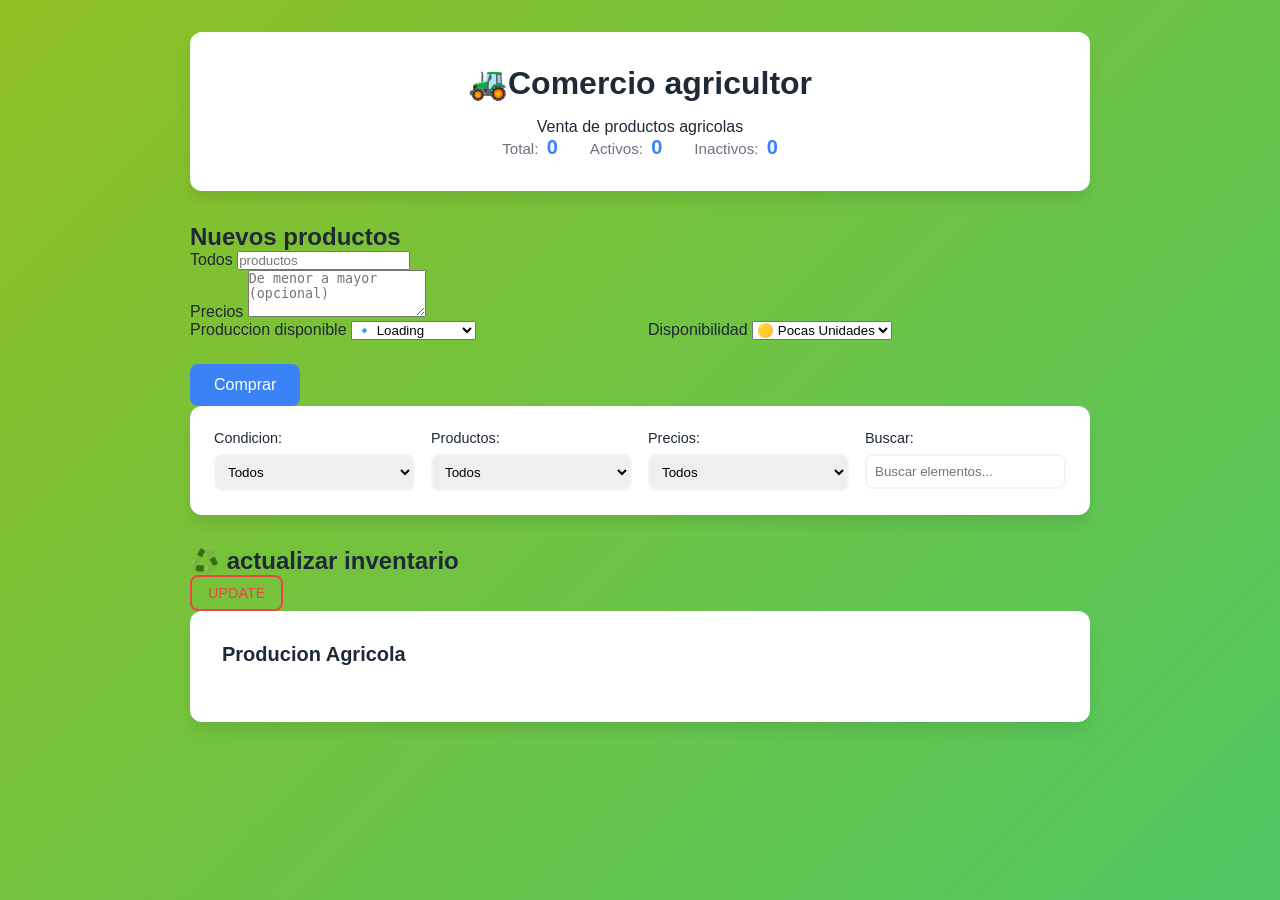
<file: bc-javascript-es2023/bootcamp/week-02/3-proyecto/index.html>
<!DOCTYPE html>
<html lang="es">
<head>
  <meta charset="UTF-8">
  <meta name="viewport" content="width=device-width, initial-scale=1.0">
  <!-- TODO: Cambia el título según tu dominio -->
  <title>Gestor de Colección | Tu Dominio</title>
  <link rel="stylesheet" href="styles.css">
</head>
<body>
  <div class="container">
    <!--
      ============================================
      NOTA PARA EL APRENDIZ:
      ============================================
      Este HTML es una plantilla genérica.
      Debes adaptarlo a tu dominio asignado:

      1. Cambia todos los textos de "Elemento" a tu entidad
      2. Cambia las categorías por las de tu dominio
      3. Agrega campos adicionales si tu dominio lo requiere
      4. Cambia emojis para que sean coherentes con tu dominio

      EJEMPLO (Planetario - NO es un dominio asignable):
      - "Elementos" → "Cuerpos Celestes"
      - Categorías: Planeta, Estrella, Asteroide, etc.
      ============================================
    -->

    <!-- Header -->
    <header class="header">
      <!-- TODO: Cambia el título y emoji según tu dominio -->
      <h1> 🚜Comercio agricultor</h1>
      <p class="subtitle">Venta de productos agricolas</p>
      <div class="stats-summary" id="stats-summary">
        <span class="stat">Total: <strong id="stat-total">0</strong></span>
        <!-- TODO: Cambia "Activos/Inactivos" por términos de tu dominio -->
        <span class="stat">Activos: <strong id="stat-active">0</strong></span>
        <span class="stat">Inactivos: <strong id="stat-inactive">0</strong></span>
      </div>
    </header>

    <!-- Item Form -->
    <section class="form-section">
      <!-- TODO: Cambia "Elemento" por tu entidad -->
      <h2 id="form-title">Nuevos productos</h2>
      <form id="item-form" class="item-form">
        <input type="hidden" id="item-id" value="">

        <div class="form-group">
          <!-- TODO: Cambia el label y placeholder -->
          <label for="item-name">Todos</label>
          <input
            type="text"
            id="item-name"
            placeholder="productos  "
            required
          >
        </div>

        <div class="form-group">
          <label for="item-description">Precios</label>
          <textarea
            id="item-description"
            rows="3"
            placeholder="De menor a mayor (opcional)"
          ></textarea>
        </div>

        <div class="form-row">
          <div class="form-group">
            <!-- TODO: Cambia las categorías según tu dominio -->
            <label for="item-category">Produccion disponible</label>
            <select id="item-category">
              <!--
                EJEMPLO Planetario:
                <option value="planet">🪐 Planeta</option>
                <option value="star">⭐ Estrella</option>
                <option value="asteroid">☄️ Asteroide</option>
              -->
              <option value="Producto" id="product">🔹 Loading</option>
              <option value="productos organicos">OrganicProducts </option>
              <option value="control de plagas">PestControl</option>
              <option value="insumos agricolas">AgriculturalInputs</option>
              <option value="granos">Grains</option>
              <option value="frutas">Fruits</option>
            </select>
          </div>

          <div class="form-group">
            <!-- TODO: Opcionalmente renombra "Prioridad" según tu dominio -->
            <label for="item-priority">Disponibilidad</label>
            <select id="item-priority">
              <option value="low">🟢 Disponible</option>
              <option value="medium" selected>🟡 Pocas Unidades</option>
              <option value="high">🔴 Agotado</option>
            </select>
          </div>
        </div>

        <!--
          TODO: Agrega campos adicionales específicos de tu dominio
          EJEMPLO Planetario:
          <div class="form-group">
            <label for="item-magnitude">Magnitud</label>
            <input type="number" id="item-magnitude" step="0.1">
          </div>
        -->

        <div class="form-actions">
          <button type="submit" class="btn btn-primary" id="submit-btn">
            Comprar
          </button>
          <button type="button" class="btn btn-secondary" id="cancel-btn" style="display: none;">
            Cancelar
          </button>
        </div>
      </form>
    </section>

    <!-- Filters & Search -->
    <section class="filters-section">
      <div class="filters">
        <div class="filter-group">
          <label for="filter-status">Condicion:</label>
          <select id="filter-status">
            <option value="all">Todos</option>
            <!-- TODO: Cambia los términos según tu dominio -->
            <option value="active">Organicos</option>
            <option value="inactive">Tradicionales</option>
          </select>
        </div>

        <div class="filter-group">
          <label for="filter-category">Productos:</label>
          <select id="filter-category">
            <option value="all">Todos</option>
            <!-- TODO: Repite las mismas categorías del formulario -->
            <option value="category1">OrganicProducts</option>
            <option value="category2">PestControl</option>
            <option value="category3">AgriculturalInputs</option>
            <option value="category4">Grains</option>
            <option value="category5">Fruits</option>
            <option value="other">Otro</option>
          </select>
        </div>

        <div class="filter-group">
          <label for="filter-priority">Precios:</label>
          <select id="filter-priority">
            <option value="all">Todos</option>
            <option value="high">Economico</option>
            <option value="medium">Intermedio</option>
            <option value="low">Premium</option>
          </select>
        </div>

        <div class="filter-group search-group">
          <label for="search-input">Buscar:</label>
          <input
            type="text"
            id="search-input"
            placeholder="Buscar elementos..."
          >
        </div>
      </div>
    </section>

    <!-- Item List -->
    <section class="items-section">
      <div class="items-header">
        <!-- TODO: Cambia el título -->
        <h2>♻️ actualizar inventario</h2>
        <button class="btn btn-outline" id="clear-inactive">
          UPDATE
        </button>
      </div>

      <div id="item-list" class="item-list">
        <!-- Los elementos se renderizarán aquí con JavaScript -->
      </div>

      <div id="empty-state" class="empty-state">
        <p>📭 No hay elementos que mostrar</p>
        <p class="empty-state-hint">Crea tu primer elemento usando el formulario arriba</p>
      </div>
    </section>

    <!-- Detailed Stats -->
    <section class="detailed-stats">
      <h3>Producion Agricola</h3>
      <div id="stats-details" class="stats-grid">
        <!-- Las estadísticas se renderizarán aquí con JavaScript -->
      </div>
    </section>
  </div>

  <!-- Script principal -->
  <script src="starter/script.js"></script>
</body>
</html>
</file>
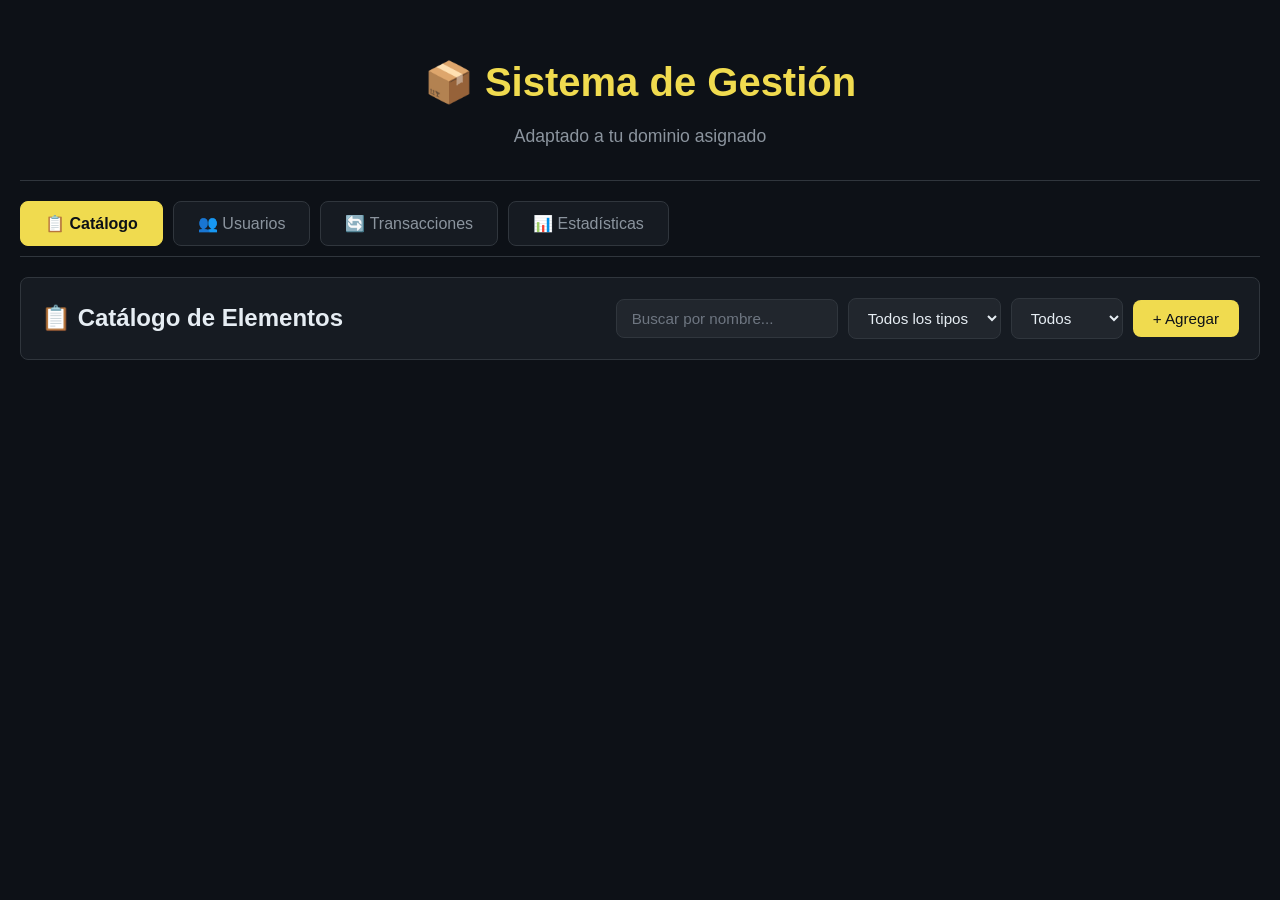
<file: bc-javascript-es2023/bootcamp/week-03/3-proyecto/index.html>
<!DOCTYPE html>
<html lang="es">
  <head>
    <meta charset="UTF-8" />
    <meta name="viewport" content="width=device-width, initial-scale=1.0" />
    <!-- TODO: Cambia el título según tu dominio -->
    <title>📦 Sistema de Gestión | Tu Dominio</title>
    <link rel="stylesheet" href="styles.css" />
  </head>
  <body>
    <!--
      ============================================
      NOTA PARA EL APRENDIZ:
      ============================================
      Este HTML es una plantilla genérica.
      Debes adaptarlo a tu dominio asignado:

      1. Cambia todos los textos genéricos
      2. Cambia las pestañas según tu sistema
      3. Adapta los filtros a tu dominio
      4. Cambia emojis para coherencia visual

      EJEMPLO (Planetario - NO es un dominio asignable):
      - Pestañas: Catálogo, Visitantes, Observaciones, Estadísticas
      - Filtros: Tipo (Planeta/Estrella), Estado (Visible/No visible)
      ============================================
    -->

    <div class="app-container">
      <!-- Header -->
      <header class="header">
        <!-- TODO: Cambia el título y emoji según tu dominio -->
        <h1>📦 Sistema de Gestión</h1>
        <p class="subtitle">Adaptado a tu dominio asignado</p>
      </header>

      <!-- Navigation Tabs -->
      <nav class="tabs">
        <!-- TODO: Adapta las pestañas a tu dominio -->
        <button class="tab-btn active" data-tab="catalog">
          📋 Catálogo
        </button>
        <button class="tab-btn" data-tab="users">
          👥 Usuarios
        </button>
        <button class="tab-btn" data-tab="transactions">
          🔄 Transacciones
        </button>
        <button class="tab-btn" data-tab="stats">
          📊 Estadísticas
        </button>
      </nav>

      <!-- Tab Content -->
      <main class="tab-content">
        <!-- Catalog Tab -->
        <section id="catalog" class="tab-panel active">
          <div class="panel-header">
            <h2>📋 Catálogo de Elementos</h2>
            <div class="actions">
              <input
                type="text"
                id="search-input"
                placeholder="Buscar por nombre..."
              />
              <!-- TODO: Adapta los tipos a tu dominio -->
              <select id="filter-type">
                <option value="all">Todos los tipos</option>
                <!--
                  EJEMPLO Planetario:
                  <option value="Planet">Planetas</option>
                  <option value="Star">Estrellas</option>
                  <option value="Satellite">Satélites</option>
                -->
                <option value="ItemType1">Tipo 1</option>
                <option value="ItemType2">Tipo 2</option>
                <option value="ItemType3">Tipo 3</option>
              </select>
              <select id="filter-status">
                <option value="all">Todos</option>
                <option value="active">Activos</option>
                <option value="inactive">Inactivos</option>
              </select>
              <button id="add-item-btn" class="btn btn-primary">
                + Agregar
              </button>
            </div>
          </div>
          <div id="item-list" class="items-grid">
            <!-- Los elementos se renderizarán aquí con JavaScript -->
          </div>
          <div id="empty-state" class="empty-state" style="display: none;">
            <p>📭 No hay elementos en el catálogo</p>
            <p class="hint">Agrega tu primer elemento usando el botón superior</p>
          </div>
        </section>

        <!-- Users Tab -->
        <section id="users" class="tab-panel">
          <div class="panel-header">
            <h2>👥 Usuarios del Sistema</h2>
            <div class="actions">
              <input
                type="text"
                id="search-users"
                placeholder="Buscar usuario..."
              />
              <!-- TODO: Adapta los roles a tu dominio -->
              <select id="filter-role">
                <option value="all">Todos los roles</option>
                <option value="UserRole1">Rol 1</option>
                <option value="UserRole2">Rol 2</option>
              </select>
              <button id="add-user-btn" class="btn btn-primary">
                + Agregar Usuario
              </button>
            </div>
          </div>
          <div id="user-list" class="users-grid">
            <!-- Los usuarios se renderizarán aquí -->
          </div>
        </section>

        <!-- Transactions Tab -->
        <section id="transactions" class="tab-panel">
          <div class="panel-header">
            <!-- TODO: Cambia "Transacciones" por el término de tu dominio -->
            <h2>🔄 Historial de Transacciones</h2>
          </div>
          <div id="transaction-list" class="transactions-list">
            <!-- Las transacciones se renderizarán aquí -->
          </div>
        </section>

        <!-- Stats Tab -->
        <section id="stats" class="tab-panel">
          <div class="panel-header">
            <h2>📊 Estadísticas del Sistema</h2>
          </div>
          <div id="stats-container" class="stats-grid">
            <div class="stat-card">
              <span class="stat-value" id="stat-total">0</span>
              <span class="stat-label">Total Elementos</span>
            </div>
            <div class="stat-card">
              <span class="stat-value" id="stat-active">0</span>
              <span class="stat-label">Activos</span>
            </div>
            <div class="stat-card">
              <span class="stat-value" id="stat-inactive">0</span>
              <span class="stat-label">Inactivos</span>
            </div>
            <div class="stat-card">
              <span class="stat-value" id="stat-users">0</span>
              <span class="stat-label">Usuarios</span>
            </div>
          </div>
          <div id="stats-details" class="stats-details">
            <!-- Estadísticas detalladas por tipo -->
          </div>
        </section>
      </main>

      <!-- Modal para agregar/editar elementos -->
      <div id="item-modal" class="modal" style="display: none;">
        <div class="modal-content">
          <div class="modal-header">
            <h3 id="modal-title">Agregar Elemento</h3>
            <button class="close-btn" id="close-modal">&times;</button>
          </div>
          <form id="item-form" class="modal-form">
            <!-- Selector de tipo -->
            <div class="form-group">
              <label for="item-type">Tipo de Elemento</label>
              <select id="item-type" required>
                <!-- TODO: Adapta los tipos a tu dominio -->
                <option value="">Selecciona un tipo</option>
                <option value="ItemType1">Tipo 1</option>
                <option value="ItemType2">Tipo 2</option>
                <option value="ItemType3">Tipo 3</option>
              </select>
            </div>

            <!-- Campos base -->
            <div class="form-group">
              <label for="item-name">Nombre *</label>
              <input type="text" id="item-name" required />
            </div>

            <div class="form-group">
              <label for="item-location">Ubicación *</label>
              <input type="text" id="item-location" required />
            </div>

            <!--
              TODO: Agrega campos específicos según el tipo seleccionado
              Puedes mostrar/ocultar campos dinámicamente con JavaScript
            -->
            <div id="dynamic-fields">
              <!-- Campos dinámicos según el tipo -->
            </div>

            <div class="form-actions">
              <button type="submit" class="btn btn-primary">Guardar</button>
              <button type="button" class="btn btn-secondary" id="cancel-btn">
                Cancelar
              </button>
            </div>
          </form>
        </div>
      </div>

      <!-- Modal para agregar usuarios -->
      <div id="user-modal" class="modal" style="display: none;">
        <div class="modal-content">
          <div class="modal-header">
            <h3>Agregar Usuario</h3>
            <button class="close-btn" id="close-user-modal">&times;</button>
          </div>
          <form id="user-form" class="modal-form">
            <div class="form-group">
              <label for="user-role">Rol</label>
              <select id="user-role" required>
                <option value="">Selecciona un rol</option>
                <option value="UserRole1">Rol 1</option>
                <option value="UserRole2">Rol 2</option>
              </select>
            </div>

            <div class="form-group">
              <label for="user-name">Nombre *</label>
              <input type="text" id="user-name" required />
            </div>

            <div class="form-group">
              <label for="user-email">Email *</label>
              <input type="email" id="user-email" required />
            </div>

            <div class="form-actions">
              <button type="submit" class="btn btn-primary">Guardar</button>
              <button type="button" class="btn btn-secondary" id="cancel-user-btn">
                Cancelar
              </button>
            </div>
          </form>
        </div>
      </div>
    </div>

    <!-- Script principal -->
    <script src="starter/script.js"></script>
  </body>
</html>
</file>
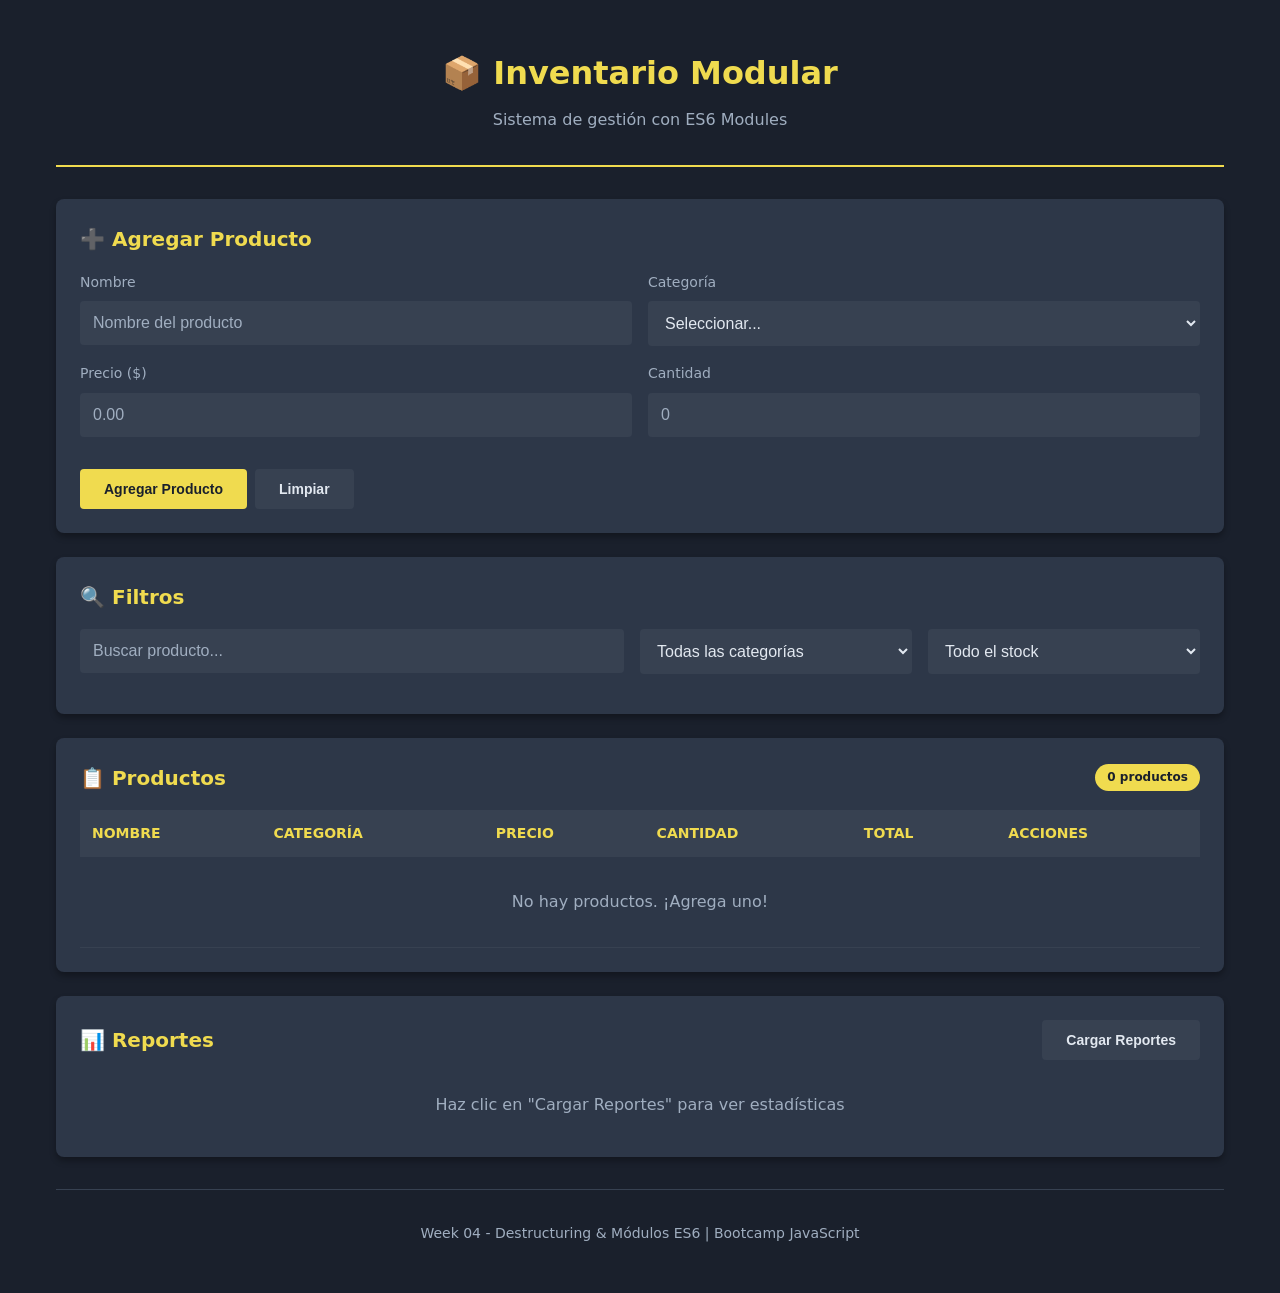
<file: bc-javascript-es2023/bootcamp/week-04/3-proyecto/index.html>
<!DOCTYPE html>
<html lang="es">
  <head>
    <meta charset="UTF-8" />
    <meta
      name="viewport"
      content="width=device-width, initial-scale=1.0" />
    <title>Inventario Modular | Week 04</title>
    <link
      rel="stylesheet"
      href="styles.css" />
  </head>
  <body>
    <div class="app">
      <!-- Header -->
      <header class="header">
        <h1>📦 Inventario Modular</h1>
        <p>Sistema de gestión con ES6 Modules</p>
      </header>

      <!-- Main Content -->
      <main class="main">
        <!-- Add Product Form -->
        <section class="card">
          <h2>➕ Agregar Producto</h2>
          <form id="product-form">
            <div class="form-row">
              <div class="form-group">
                <label for="name">Nombre</label>
                <input
                  type="text"
                  id="name"
                  name="name"
                  required
                  placeholder="Nombre del producto" />
              </div>
              <div class="form-group">
                <label for="category">Categoría</label>
                <select
                  id="category"
                  name="category"
                  required>
                  <option value="">Seleccionar...</option>
                </select>
              </div>
            </div>
            <div class="form-row">
              <div class="form-group">
                <label for="price">Precio ($)</label>
                <input
                  type="number"
                  id="price"
                  name="price"
                  min="0"
                  step="0.01"
                  required
                  placeholder="0.00" />
              </div>
              <div class="form-group">
                <label for="quantity">Cantidad</label>
                <input
                  type="number"
                  id="quantity"
                  name="quantity"
                  min="0"
                  required
                  placeholder="0" />
              </div>
            </div>
            <div class="form-actions">
              <button
                type="submit"
                class="btn btn-primary">
                Agregar Producto
              </button>
              <button
                type="reset"
                class="btn btn-secondary">
                Limpiar
              </button>
            </div>
          </form>
        </section>

        <!-- Filters -->
        <section class="card">
          <h2>🔍 Filtros</h2>
          <div class="filters">
            <div class="form-group">
              <input
                type="text"
                id="search"
                placeholder="Buscar producto..." />
            </div>
            <div class="form-group">
              <select id="filter-category">
                <option value="">Todas las categorías</option>
              </select>
            </div>
            <div class="form-group">
              <select id="filter-stock">
                <option value="">Todo el stock</option>
                <option value="low">Stock bajo (&lt; 10)</option>
                <option value="out">Sin stock</option>
                <option value="available">Disponible</option>
              </select>
            </div>
          </div>
        </section>

        <!-- Products Table -->
        <section class="card">
          <div class="card-header">
            <h2>📋 Productos</h2>
            <span
              id="product-count"
              class="badge"
              >0 productos</span
            >
          </div>
          <div class="table-container">
            <table id="products-table">
              <thead>
                <tr>
                  <th>Nombre</th>
                  <th>Categoría</th>
                  <th>Precio</th>
                  <th>Cantidad</th>
                  <th>Total</th>
                  <th>Acciones</th>
                </tr>
              </thead>
              <tbody id="products-body">
                <tr>
                  <td
                    colspan="6"
                    class="empty-state">
                    No hay productos. ¡Agrega uno!
                  </td>
                </tr>
              </tbody>
            </table>
          </div>
        </section>

        <!-- Reports Section (Lazy Loaded) -->
        <section class="card">
          <div class="card-header">
            <h2>📊 Reportes</h2>
            <button
              id="load-reports"
              class="btn btn-secondary">
              Cargar Reportes
            </button>
          </div>
          <div
            id="reports-container"
            class="reports-grid">
            <p class="placeholder">
              Haz clic en "Cargar Reportes" para ver estadísticas
            </p>
          </div>
        </section>
      </main>

      <!-- Footer -->
      <footer class="footer">
        <p>Week 04 - Destructuring & Módulos ES6 | Bootcamp JavaScript</p>
      </footer>
    </div>

    <!-- Edit Modal -->
    <div
      id="edit-modal"
      class="modal hidden">
      <div class="modal-content">
        <div class="modal-header">
          <h3>✏️ Editar Producto</h3>
          <button
            class="modal-close"
            id="modal-close">
            &times;
          </button>
        </div>
        <form id="edit-form">
          <input
            type="hidden"
            id="edit-id" />
          <div class="form-group">
            <label for="edit-name">Nombre</label>
            <input
              type="text"
              id="edit-name"
              required />
          </div>
          <div class="form-group">
            <label for="edit-category">Categoría</label>
            <select
              id="edit-category"
              required></select>
          </div>
          <div class="form-row">
            <div class="form-group">
              <label for="edit-price">Precio ($)</label>
              <input
                type="number"
                id="edit-price"
                min="0"
                step="0.01"
                required />
            </div>
            <div class="form-group">
              <label for="edit-quantity">Cantidad</label>
              <input
                type="number"
                id="edit-quantity"
                min="0"
                required />
            </div>
          </div>
          <div class="form-actions">
            <button
              type="submit"
              class="btn btn-primary">
              Guardar
            </button>
            <button
              type="button"
              class="btn btn-secondary"
              id="cancel-edit">
              Cancelar
            </button>
          </div>
        </form>
      </div>
    </div>

    <script
      type="module"
      src="./starter/main.js"></script>
  </body>
</html>
</file>
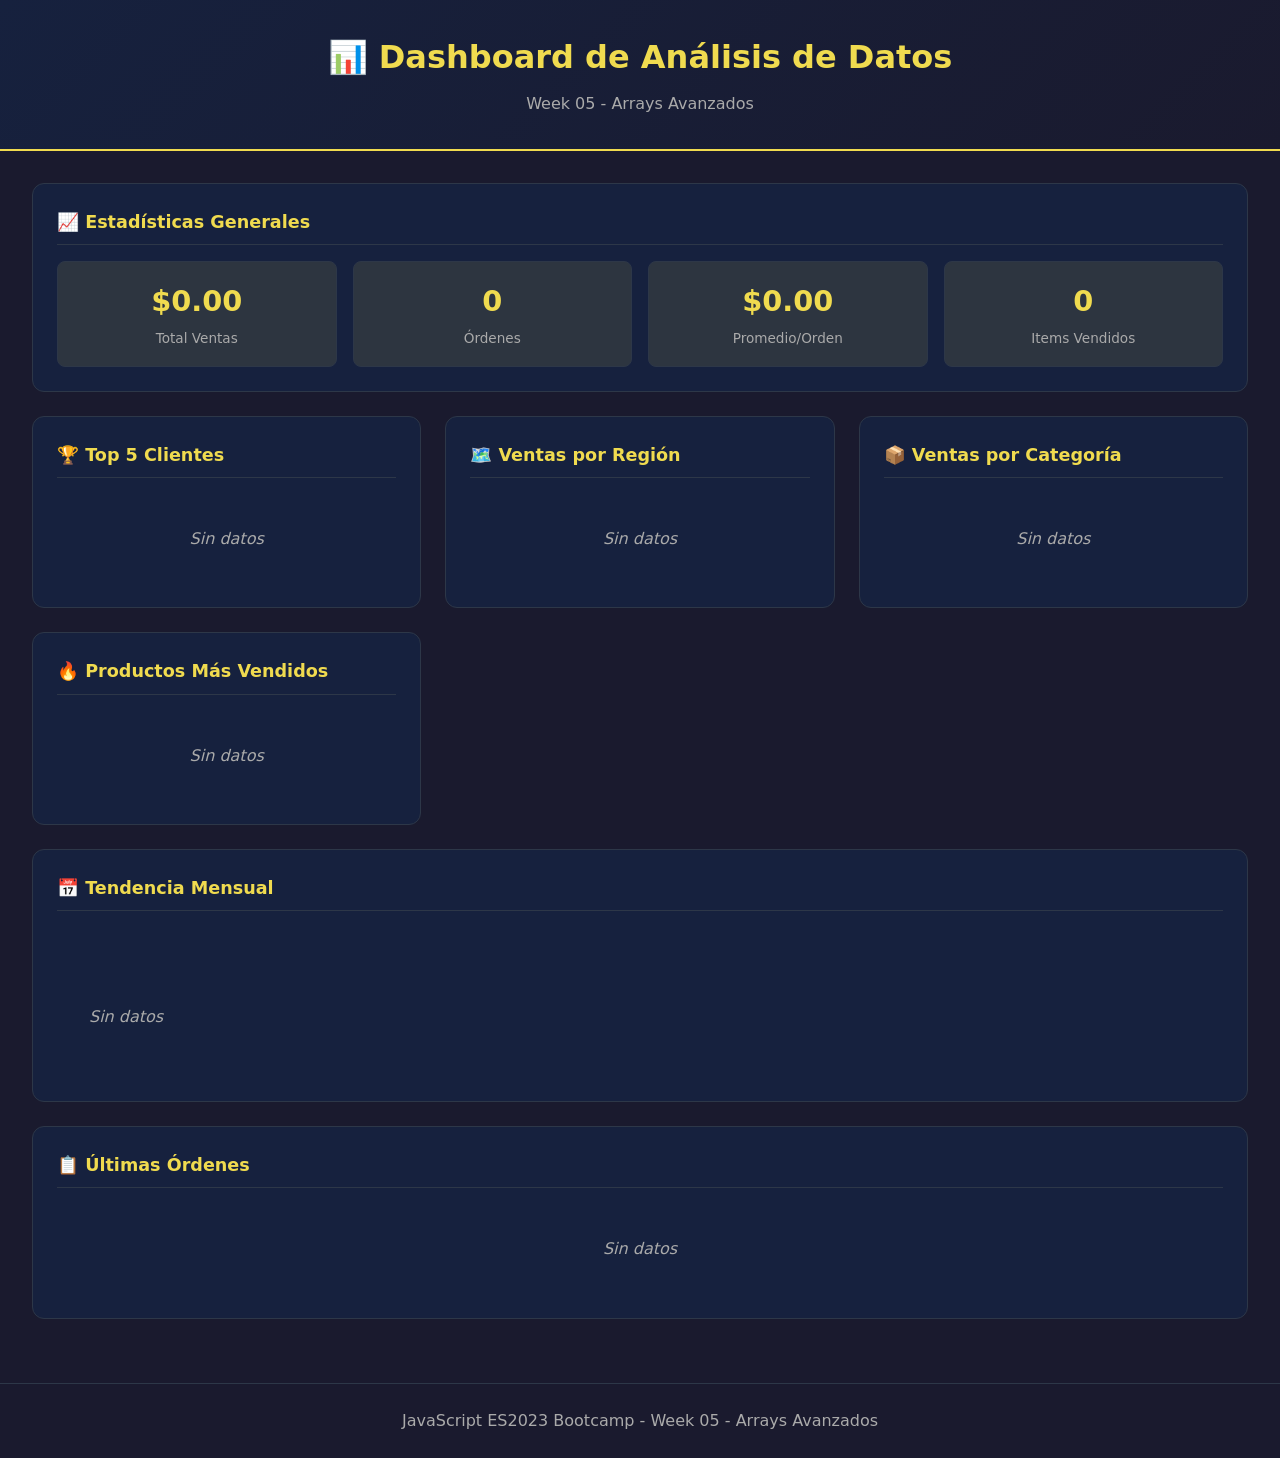
<file: bc-javascript-es2023/bootcamp/week-05/3-proyecto/index.html>
<!DOCTYPE html>
<html lang="es">
  <head>
    <meta charset="UTF-8" />
    <meta
      name="viewport"
      content="width=device-width, initial-scale=1.0" />
    <title>Dashboard de Análisis de Datos</title>
    <link
      rel="stylesheet"
      href="styles.css" />
  </head>
  <body>
    <header class="header">
      <h1>📊 Dashboard de Análisis de Datos</h1>
      <p>Week 05 - Arrays Avanzados</p>
    </header>

    <main class="dashboard">
      <!-- Estadísticas Generales -->
      <section class="card stats-card">
        <h2>📈 Estadísticas Generales</h2>
        <div
          id="stats-container"
          class="stats-grid">
          <div class="stat-item">
            <span
              class="stat-value"
              id="total-sales"
              >--</span
            >
            <span class="stat-label">Total Ventas</span>
          </div>
          <div class="stat-item">
            <span
              class="stat-value"
              id="total-orders"
              >--</span
            >
            <span class="stat-label">Órdenes</span>
          </div>
          <div class="stat-item">
            <span
              class="stat-value"
              id="avg-order"
              >--</span
            >
            <span class="stat-label">Promedio/Orden</span>
          </div>
          <div class="stat-item">
            <span
              class="stat-value"
              id="total-items"
              >--</span
            >
            <span class="stat-label">Items Vendidos</span>
          </div>
        </div>
      </section>

      <!-- Top Clientes -->
      <section class="card">
        <h2>🏆 Top 5 Clientes</h2>
        <div
          id="top-customers"
          class="list-container">
          <p class="loading">Cargando...</p>
        </div>
      </section>

      <!-- Ventas por Región -->
      <section class="card">
        <h2>🗺️ Ventas por Región</h2>
        <div
          id="sales-by-region"
          class="list-container">
          <p class="loading">Cargando...</p>
        </div>
      </section>

      <!-- Ventas por Categoría -->
      <section class="card">
        <h2>📦 Ventas por Categoría</h2>
        <div
          id="sales-by-category"
          class="list-container">
          <p class="loading">Cargando...</p>
        </div>
      </section>

      <!-- Productos Más Vendidos -->
      <section class="card">
        <h2>🔥 Productos Más Vendidos</h2>
        <div
          id="top-products"
          class="list-container">
          <p class="loading">Cargando...</p>
        </div>
      </section>

      <!-- Tendencia Mensual -->
      <section class="card full-width">
        <h2>📅 Tendencia Mensual</h2>
        <div
          id="monthly-trend"
          class="trend-container">
          <p class="loading">Cargando...</p>
        </div>
      </section>

      <!-- Últimas Órdenes -->
      <section class="card full-width">
        <h2>📋 Últimas Órdenes</h2>
        <div
          id="recent-orders"
          class="table-container">
          <p class="loading">Cargando...</p>
        </div>
      </section>
    </main>

    <footer class="footer">
      <p>JavaScript ES2023 Bootcamp - Week 05 - Arrays Avanzados</p>
    </footer>

    <!-- Cambiar a solution/script.js para ver la solución -->
    <script src="starter/script.js"></script>
  </body>
</html>
</file>
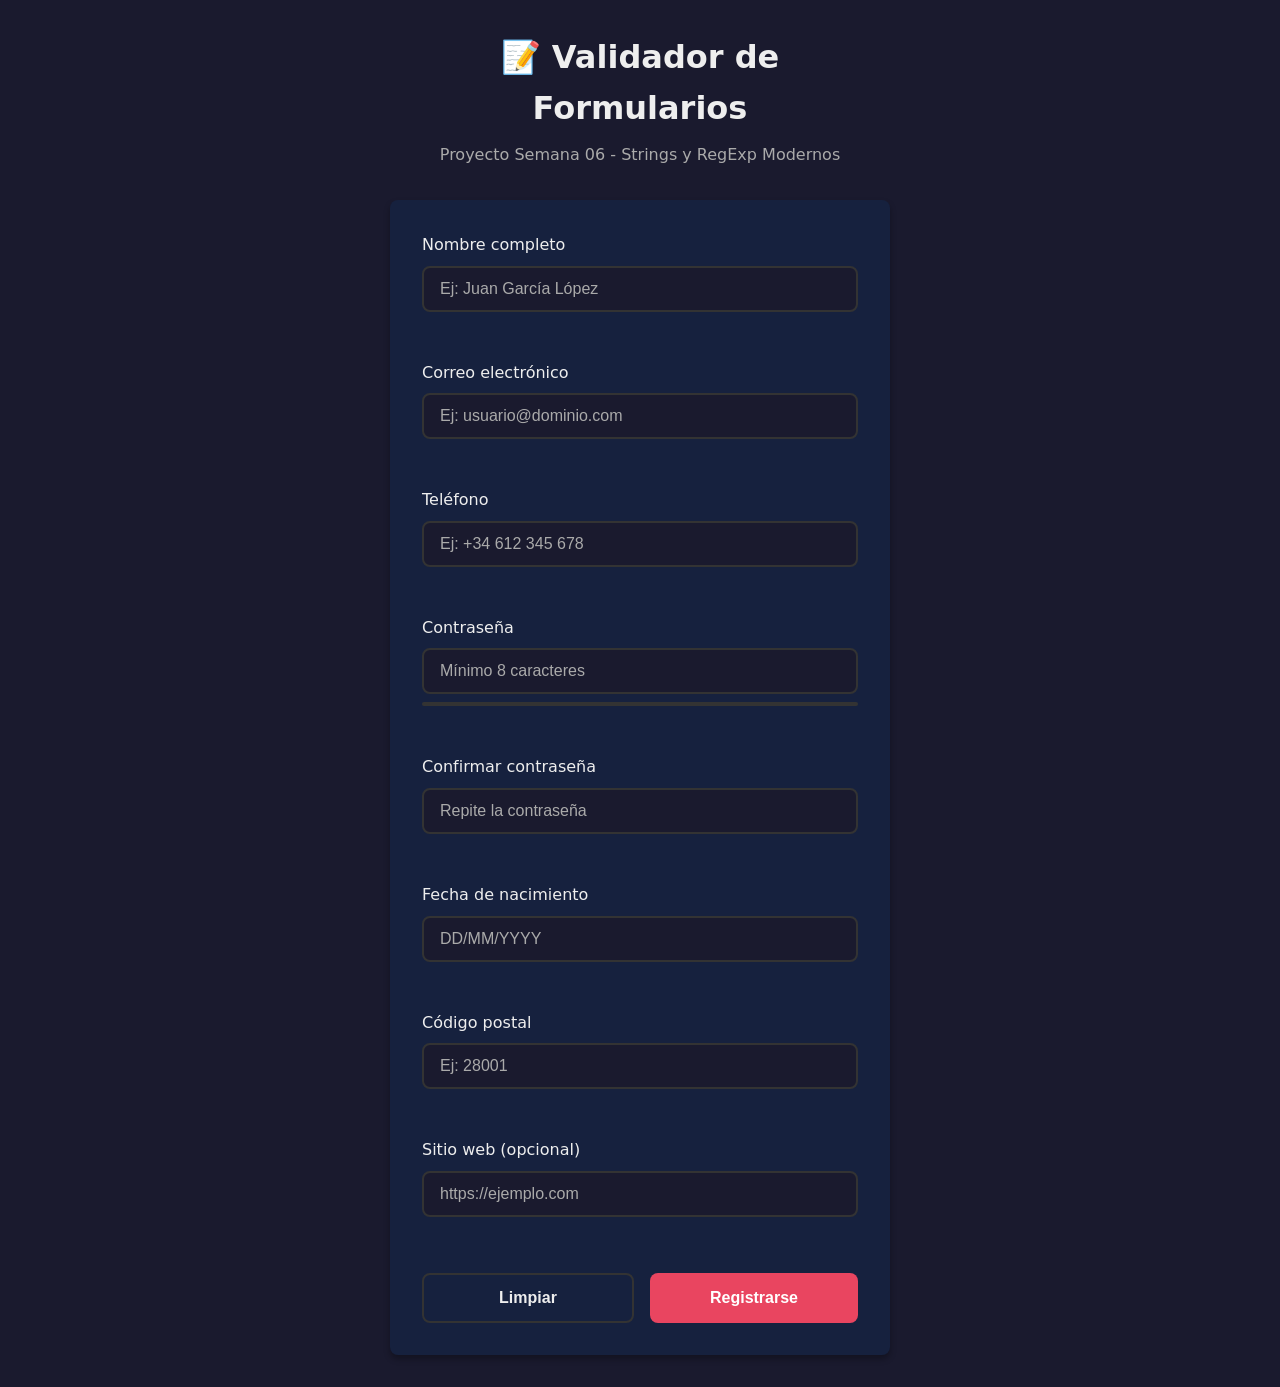
<file: bc-javascript-es2023/bootcamp/week-06/3-proyecto/index.html>
<!DOCTYPE html>
<html lang="es">
  <head>
    <meta charset="UTF-8" />
    <meta
      name="viewport"
      content="width=device-width, initial-scale=1.0" />
    <title>Validador de Formularios | Semana 06</title>
    <link
      rel="stylesheet"
      href="styles.css" />
  </head>
  <body>
    <div class="container">
      <header>
        <h1>📝 Validador de Formularios</h1>
        <p>Proyecto Semana 06 - Strings y RegExp Modernos</p>
      </header>

      <form
        id="registrationForm"
        novalidate>
        <!-- Nombre -->
        <div class="form-group">
          <label for="name">Nombre completo</label>
          <input
            type="text"
            id="name"
            name="name"
            placeholder="Ej: Juan García López"
            aria-describedby="nameError" />
          <span
            class="error-message"
            id="nameError"></span>
        </div>

        <!-- Email -->
        <div class="form-group">
          <label for="email">Correo electrónico</label>
          <input
            type="email"
            id="email"
            name="email"
            placeholder="Ej: usuario@dominio.com"
            aria-describedby="emailError" />
          <span
            class="error-message"
            id="emailError"></span>
        </div>

        <!-- Teléfono -->
        <div class="form-group">
          <label for="phone">Teléfono</label>
          <input
            type="tel"
            id="phone"
            name="phone"
            placeholder="Ej: +34 612 345 678"
            aria-describedby="phoneError" />
          <span
            class="error-message"
            id="phoneError"></span>
        </div>

        <!-- Contraseña -->
        <div class="form-group">
          <label for="password">Contraseña</label>
          <input
            type="password"
            id="password"
            name="password"
            placeholder="Mínimo 8 caracteres"
            aria-describedby="passwordError" />
          <div class="password-strength">
            <div
              class="strength-bar"
              id="strengthBar"></div>
          </div>
          <span
            class="strength-text"
            id="strengthText"></span>
          <span
            class="error-message"
            id="passwordError"></span>
        </div>

        <!-- Confirmar Contraseña -->
        <div class="form-group">
          <label for="confirmPassword">Confirmar contraseña</label>
          <input
            type="password"
            id="confirmPassword"
            name="confirmPassword"
            placeholder="Repite la contraseña"
            aria-describedby="confirmError" />
          <span
            class="error-message"
            id="confirmError"></span>
        </div>

        <!-- Fecha de Nacimiento -->
        <div class="form-group">
          <label for="birthdate">Fecha de nacimiento</label>
          <input
            type="text"
            id="birthdate"
            name="birthdate"
            placeholder="DD/MM/YYYY"
            aria-describedby="birthdateError" />
          <span
            class="error-message"
            id="birthdateError"></span>
        </div>

        <!-- Código Postal -->
        <div class="form-group">
          <label for="postal">Código postal</label>
          <input
            type="text"
            id="postal"
            name="postal"
            placeholder="Ej: 28001"
            maxlength="5"
            aria-describedby="postalError" />
          <span
            class="error-message"
            id="postalError"></span>
        </div>

        <!-- URL -->
        <div class="form-group">
          <label for="website">Sitio web (opcional)</label>
          <input
            type="url"
            id="website"
            name="website"
            placeholder="https://ejemplo.com"
            aria-describedby="websiteError" />
          <span
            class="error-message"
            id="websiteError"></span>
        </div>

        <!-- Botones -->
        <div class="form-actions">
          <button
            type="reset"
            class="btn btn-secondary">
            Limpiar
          </button>
          <button
            type="submit"
            class="btn btn-primary"
            id="submitBtn">
            Registrarse
          </button>
        </div>
      </form>

      <!-- Resultado -->
      <div
        id="result"
        class="result hidden">
        <h2>✅ Registro Exitoso</h2>
        <pre id="formData"></pre>
      </div>
    </div>

    <script src="starter/script.js"></script>
  </body>
</html>
</file>
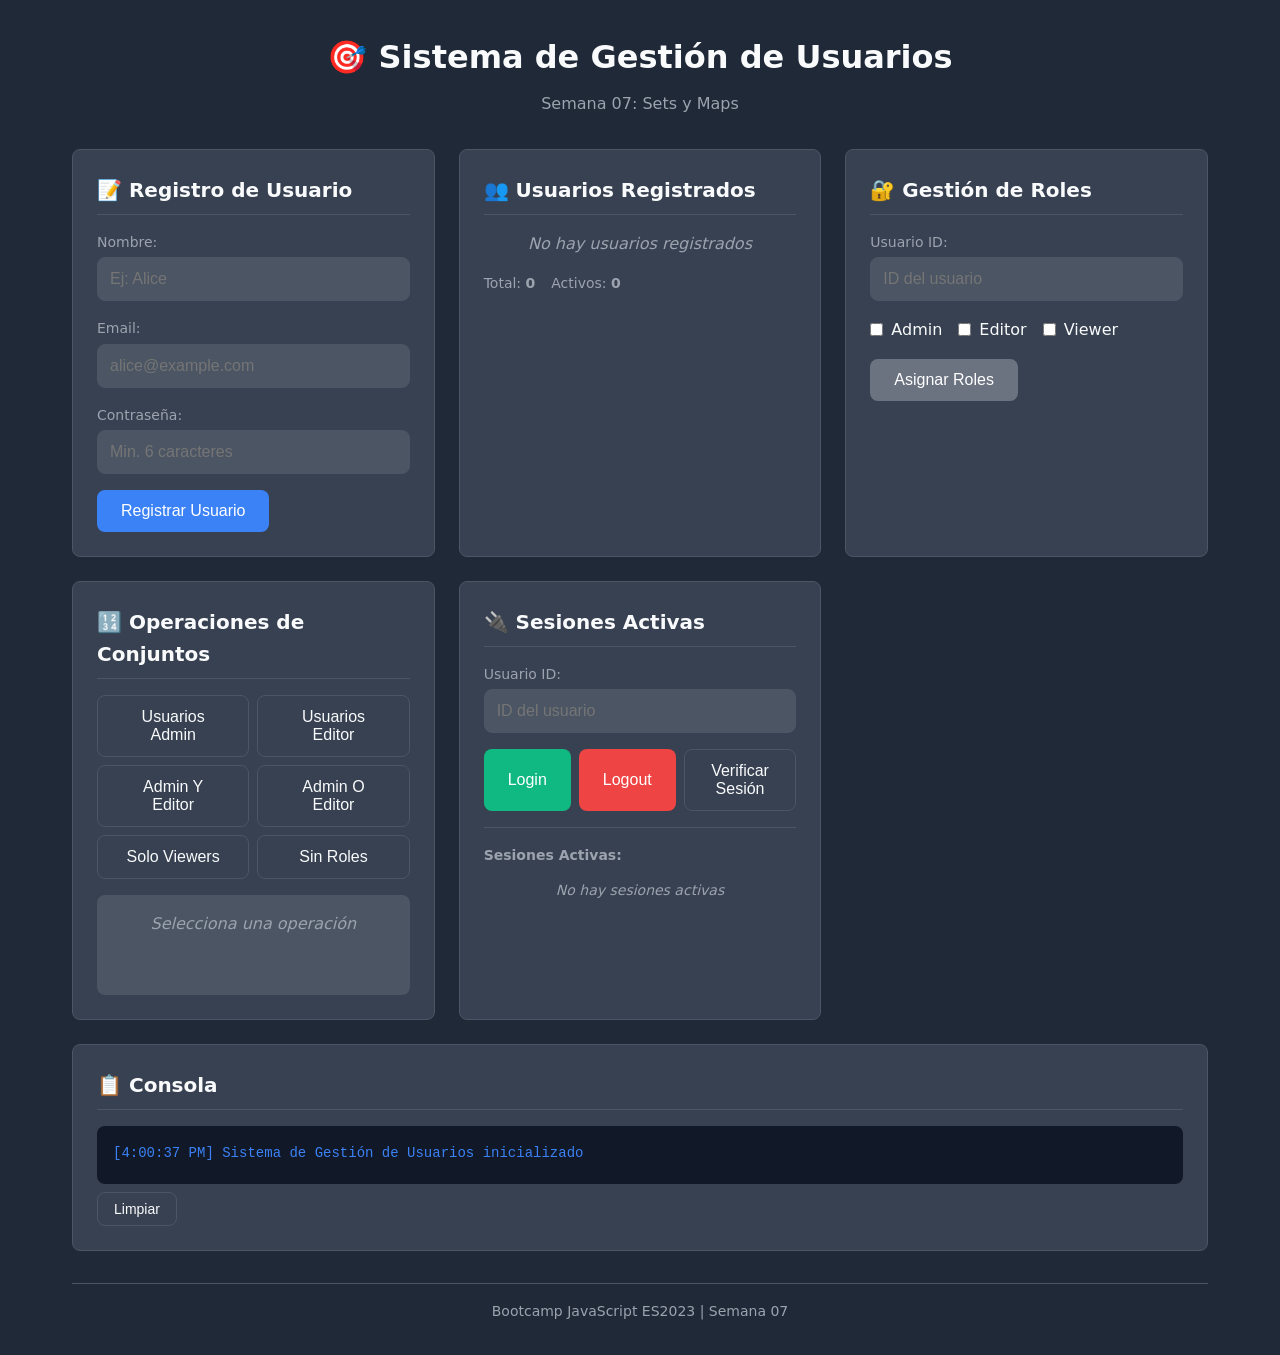
<file: bc-javascript-es2023/bootcamp/week-07/3-proyecto/index.html>
<!DOCTYPE html>
<html lang="es">
  <head>
    <meta charset="UTF-8" />
    <meta
      name="viewport"
      content="width=device-width, initial-scale=1.0" />
    <title>Sistema de Gestión de Usuarios - Week 07</title>
    <link
      rel="stylesheet"
      href="styles.css" />
  </head>
  <body>
    <div class="container">
      <header>
        <h1>🎯 Sistema de Gestión de Usuarios</h1>
        <p>Semana 07: Sets y Maps</p>
      </header>

      <main>
        <!-- Registro de Usuarios -->
        <section class="card">
          <h2>📝 Registro de Usuario</h2>
          <form id="registerForm">
            <div class="form-group">
              <label for="userName">Nombre:</label>
              <input
                type="text"
                id="userName"
                placeholder="Ej: Alice"
                required />
            </div>
            <div class="form-group">
              <label for="userEmail">Email:</label>
              <input
                type="email"
                id="userEmail"
                placeholder="alice@example.com"
                required />
            </div>
            <div class="form-group">
              <label for="userPassword">Contraseña:</label>
              <input
                type="password"
                id="userPassword"
                placeholder="Min. 6 caracteres"
                required />
            </div>
            <button
              type="submit"
              class="btn btn-primary">
              Registrar Usuario
            </button>
          </form>
          <div
            id="registerMessage"
            class="message"></div>
        </section>

        <!-- Lista de Usuarios -->
        <section class="card">
          <h2>👥 Usuarios Registrados</h2>
          <div
            id="usersList"
            class="users-list">
            <p class="empty-state">No hay usuarios registrados</p>
          </div>
          <div class="stats">
            <span>Total: <strong id="totalUsers">0</strong></span>
            <span>Activos: <strong id="activeUsers">0</strong></span>
          </div>
        </section>

        <!-- Gestión de Roles -->
        <section class="card">
          <h2>🔐 Gestión de Roles</h2>
          <div class="form-group">
            <label for="roleUserId">Usuario ID:</label>
            <input
              type="text"
              id="roleUserId"
              placeholder="ID del usuario" />
          </div>
          <div class="roles-checkboxes">
            <label
              ><input
                type="checkbox"
                value="admin" />
              Admin</label
            >
            <label
              ><input
                type="checkbox"
                value="editor" />
              Editor</label
            >
            <label
              ><input
                type="checkbox"
                value="viewer" />
              Viewer</label
            >
          </div>
          <button
            id="assignRolesBtn"
            class="btn btn-secondary">
            Asignar Roles
          </button>
          <div
            id="rolesMessage"
            class="message"></div>
        </section>

        <!-- Operaciones de Conjuntos -->
        <section class="card">
          <h2>🔢 Operaciones de Conjuntos</h2>
          <div class="operations-grid">
            <button
              class="btn btn-outline"
              data-op="admins">
              Usuarios Admin
            </button>
            <button
              class="btn btn-outline"
              data-op="editors">
              Usuarios Editor
            </button>
            <button
              class="btn btn-outline"
              data-op="admin-and-editor">
              Admin Y Editor
            </button>
            <button
              class="btn btn-outline"
              data-op="admin-or-editor">
              Admin O Editor
            </button>
            <button
              class="btn btn-outline"
              data-op="only-viewers">
              Solo Viewers
            </button>
            <button
              class="btn btn-outline"
              data-op="no-roles">
              Sin Roles
            </button>
          </div>
          <div
            id="operationResult"
            class="result-box">
            <p class="empty-state">Selecciona una operación</p>
          </div>
        </section>

        <!-- Sesiones -->
        <section class="card">
          <h2>🔌 Sesiones Activas</h2>
          <div class="form-group">
            <label for="sessionUserId">Usuario ID:</label>
            <input
              type="text"
              id="sessionUserId"
              placeholder="ID del usuario" />
          </div>
          <div class="session-buttons">
            <button
              id="loginBtn"
              class="btn btn-success">
              Login
            </button>
            <button
              id="logoutBtn"
              class="btn btn-danger">
              Logout
            </button>
            <button
              id="checkSessionBtn"
              class="btn btn-outline">
              Verificar Sesión
            </button>
          </div>
          <div
            id="sessionMessage"
            class="message"></div>
          <div
            id="activeSessions"
            class="active-sessions">
            <h4>Sesiones Activas:</h4>
            <ul id="sessionsList"></ul>
          </div>
        </section>

        <!-- Consola -->
        <section class="card console-card">
          <h2>📋 Consola</h2>
          <div
            id="console"
            class="console"></div>
          <button
            id="clearConsole"
            class="btn btn-outline btn-small">
            Limpiar
          </button>
        </section>
      </main>

      <footer>
        <p>Bootcamp JavaScript ES2023 | Semana 07</p>
      </footer>
    </div>

    <script src="starter/script.js"></script>
  </body>
</html>
</file>
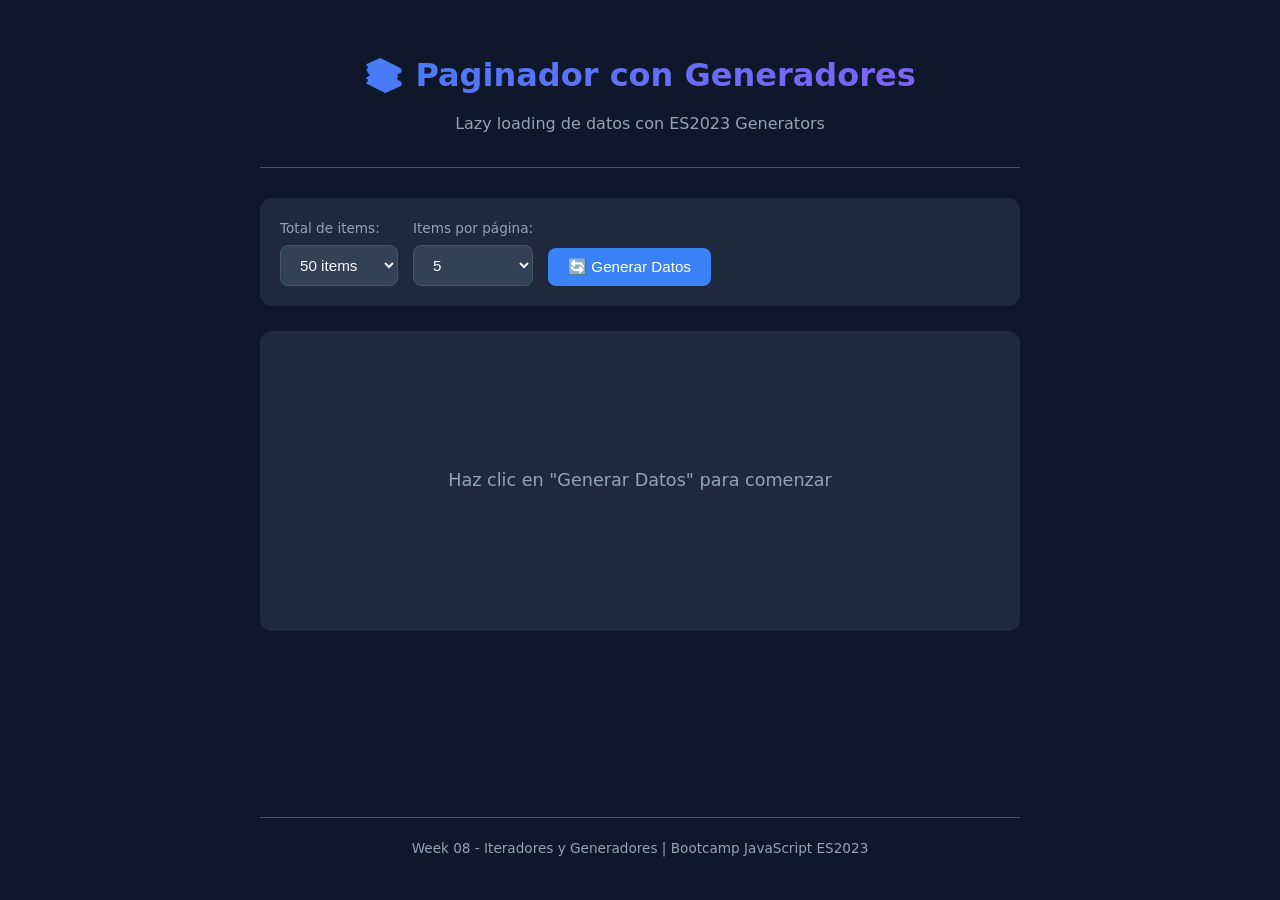
<file: bc-javascript-es2023/bootcamp/week-08/3-proyecto/index.html>
<!DOCTYPE html>
<html lang="es">
  <head>
    <meta charset="UTF-8" />
    <meta
      name="viewport"
      content="width=device-width, initial-scale=1.0" />
    <title>Paginador con Generadores</title>
    <link
      rel="stylesheet"
      href="styles.css" />
  </head>
  <body>
    <div class="container">
      <header class="header">
        <h1>📚 Paginador con Generadores</h1>
        <p class="subtitle">Lazy loading de datos con ES2023 Generators</p>
      </header>

      <main class="main">
        <!-- Controls -->
        <div class="controls">
          <div class="control-group">
            <label for="totalItems">Total de items:</label>
            <select id="totalItems">
              <option value="20">20 items</option>
              <option
                value="50"
                selected>
                50 items
              </option>
              <option value="100">100 items</option>
              <option value="500">500 items</option>
            </select>
          </div>

          <div class="control-group">
            <label for="itemsPerPage">Items por página:</label>
            <select id="itemsPerPage">
              <option
                value="5"
                selected>
                5
              </option>
              <option value="10">10</option>
              <option value="20">20</option>
            </select>
          </div>

          <button
            id="btnGenerate"
            class="btn btn-primary">
            🔄 Generar Datos
          </button>
        </div>

        <!-- Data List -->
        <section class="data-section">
          <div
            id="dataList"
            class="data-list">
            <p class="placeholder">Haz clic en "Generar Datos" para comenzar</p>
          </div>
        </section>

        <!-- Pagination -->
        <nav
          class="pagination"
          id="pagination"
          style="display: none">
          <button
            id="btnFirst"
            class="btn btn-nav"
            title="Primera página">
            ⏮️
          </button>
          <button
            id="btnPrev"
            class="btn btn-nav"
            title="Página anterior">
            ◀️ Anterior
          </button>

          <div class="page-info">
            <span>Página</span>
            <input
              type="number"
              id="pageInput"
              min="1"
              value="1" />
            <span>de <strong id="totalPages">1</strong></span>
          </div>

          <button
            id="btnNext"
            class="btn btn-nav"
            title="Página siguiente">
            Siguiente ▶️
          </button>
          <button
            id="btnLast"
            class="btn btn-nav"
            title="Última página">
            ⏭️
          </button>
        </nav>

        <!-- Stats -->
        <div
          class="stats"
          id="stats"
          style="display: none">
          <span id="itemRange">Items 1-5</span>
          <span>de</span>
          <strong id="totalItemsDisplay">50</strong>
          <span>total</span>
        </div>
      </main>

      <footer class="footer">
        <p>Week 08 - Iteradores y Generadores | Bootcamp JavaScript ES2023</p>
      </footer>
    </div>

    <!-- Usa starter/script.js para desarrollar, solution/script.js para referencia -->
    <script src="starter/script.js"></script>
  </body>
</html>
</file>
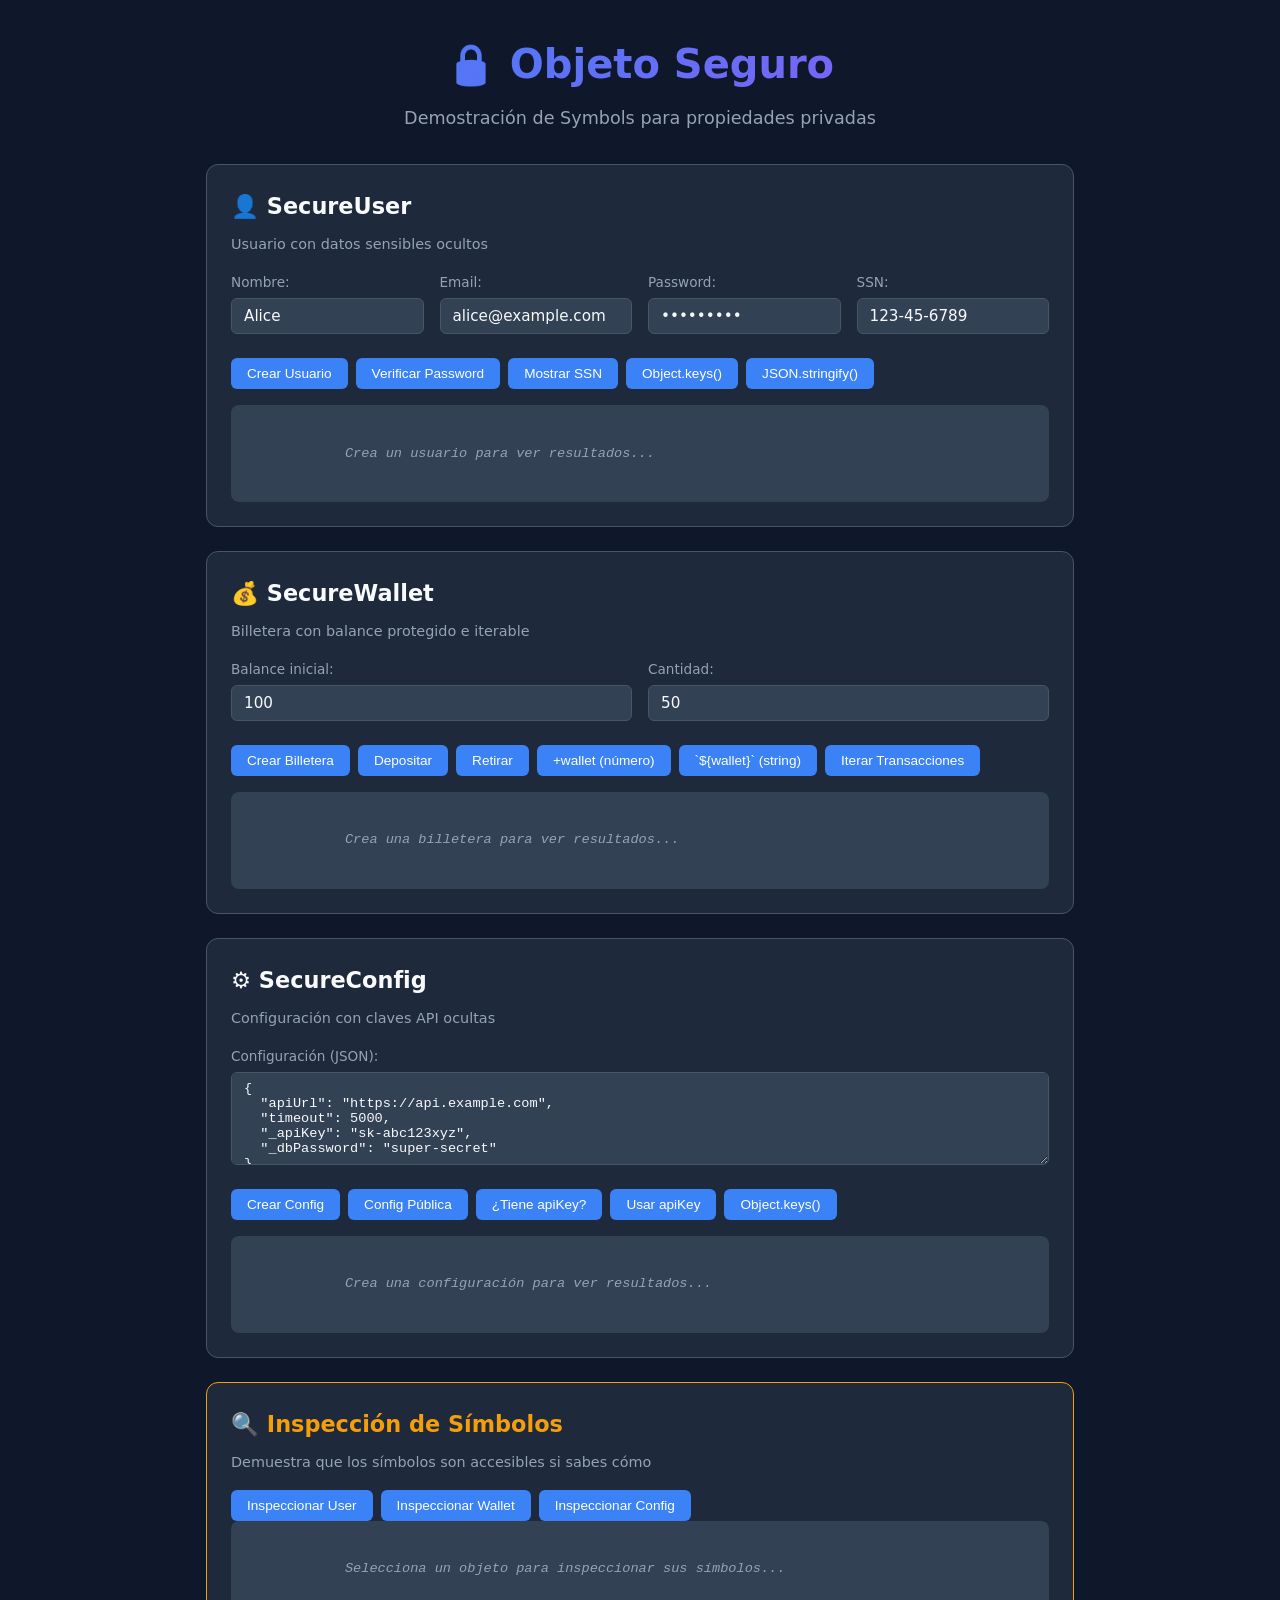
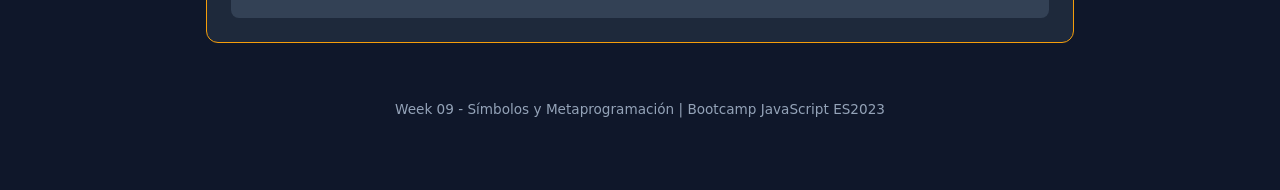
<file: bc-javascript-es2023/bootcamp/week-09/3-proyecto/index.html>
<!DOCTYPE html>
<html lang="es">
  <head>
    <meta charset="UTF-8" />
    <meta
      name="viewport"
      content="width=device-width, initial-scale=1.0" />
    <title>Objeto Seguro - Week 09</title>
    <link
      rel="stylesheet"
      href="styles.css" />
  </head>
  <body>
    <div class="container">
      <header>
        <h1>🔒 Objeto Seguro</h1>
        <p>Demostración de Symbols para propiedades privadas</p>
      </header>

      <main>
        <!-- SecureUser Section -->
        <section class="card">
          <h2>👤 SecureUser</h2>
          <p class="description">Usuario con datos sensibles ocultos</p>

          <div class="demo-area">
            <div class="input-group">
              <label>Nombre:</label>
              <input
                type="text"
                id="userName"
                value="Alice" />
            </div>
            <div class="input-group">
              <label>Email:</label>
              <input
                type="email"
                id="userEmail"
                value="alice@example.com" />
            </div>
            <div class="input-group">
              <label>Password:</label>
              <input
                type="password"
                id="userPassword"
                value="secret123" />
            </div>
            <div class="input-group">
              <label>SSN:</label>
              <input
                type="text"
                id="userSSN"
                value="123-45-6789" />
            </div>

            <div class="button-group">
              <button id="createUser">Crear Usuario</button>
              <button id="verifyPassword">Verificar Password</button>
              <button id="showMaskedSSN">Mostrar SSN</button>
              <button id="showUserKeys">Object.keys()</button>
              <button id="showUserJSON">JSON.stringify()</button>
            </div>
          </div>

          <div
            class="output"
            id="userOutput">
            <span class="placeholder"
              >Crea un usuario para ver resultados...</span
            >
          </div>
        </section>

        <!-- SecureWallet Section -->
        <section class="card">
          <h2>💰 SecureWallet</h2>
          <p class="description">Billetera con balance protegido e iterable</p>

          <div class="demo-area">
            <div class="input-group">
              <label>Balance inicial:</label>
              <input
                type="number"
                id="walletInitial"
                value="100" />
            </div>
            <div class="input-group">
              <label>Cantidad:</label>
              <input
                type="number"
                id="walletAmount"
                value="50" />
            </div>

            <div class="button-group">
              <button id="createWallet">Crear Billetera</button>
              <button id="depositWallet">Depositar</button>
              <button id="withdrawWallet">Retirar</button>
              <button id="walletAsNumber">+wallet (número)</button>
              <button id="walletAsString">`${wallet}` (string)</button>
              <button id="iterateWallet">Iterar Transacciones</button>
            </div>
          </div>

          <div
            class="output"
            id="walletOutput">
            <span class="placeholder"
              >Crea una billetera para ver resultados...</span
            >
          </div>
        </section>

        <!-- SecureConfig Section -->
        <section class="card">
          <h2>⚙️ SecureConfig</h2>
          <p class="description">Configuración con claves API ocultas</p>

          <div class="demo-area">
            <div class="input-group full-width">
              <label>Configuración (JSON):</label>
              <textarea
                id="configInput"
                rows="5">
{
  "apiUrl": "https://api.example.com",
  "timeout": 5000,
  "_apiKey": "sk-abc123xyz",
  "_dbPassword": "super-secret"
}</textarea
              >
            </div>

            <div class="button-group">
              <button id="createConfig">Crear Config</button>
              <button id="getPublicConfig">Config Pública</button>
              <button id="hasApiKey">¿Tiene apiKey?</button>
              <button id="useApiKey">Usar apiKey</button>
              <button id="showConfigKeys">Object.keys()</button>
            </div>
          </div>

          <div
            class="output"
            id="configOutput">
            <span class="placeholder"
              >Crea una configuración para ver resultados...</span
            >
          </div>
        </section>

        <!-- Inspection Section -->
        <section class="card inspection">
          <h2>🔍 Inspección de Símbolos</h2>
          <p class="description">
            Demuestra que los símbolos son accesibles si sabes cómo
          </p>

          <div class="button-group">
            <button id="inspectUser">Inspeccionar User</button>
            <button id="inspectWallet">Inspeccionar Wallet</button>
            <button id="inspectConfig">Inspeccionar Config</button>
          </div>

          <div
            class="output"
            id="inspectOutput">
            <span class="placeholder"
              >Selecciona un objeto para inspeccionar sus símbolos...</span
            >
          </div>
        </section>
      </main>

      <footer>
        <p>Week 09 - Símbolos y Metaprogramación | Bootcamp JavaScript ES2023</p>
      </footer>
    </div>

    <!-- Cambiar a starter/script.js para desarrollo -->
    <script
      type="module"
      src="starter/script.js"></script>
  </body>
</html>
</file>
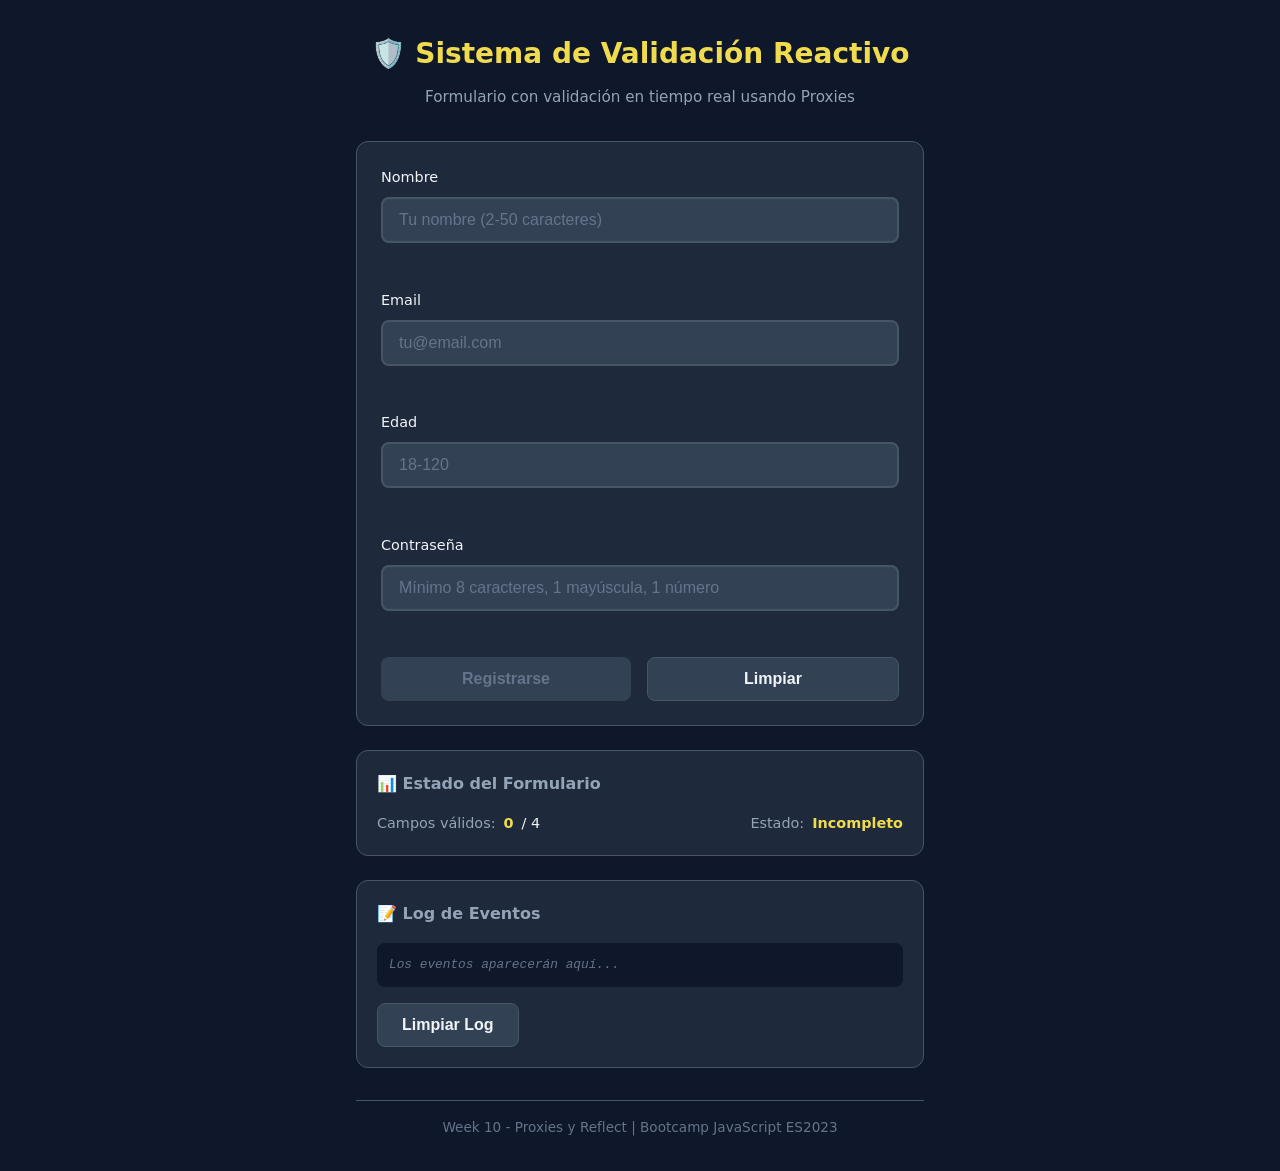
<file: bc-javascript-es2023/bootcamp/week-10/3-proyecto/index.html>
<!DOCTYPE html>
<html lang="es">
  <head>
    <meta charset="UTF-8" />
    <meta
      name="viewport"
      content="width=device-width, initial-scale=1.0" />
    <title>Sistema de Validación Reactivo | Week 10</title>
    <link
      rel="stylesheet"
      href="styles.css" />
  </head>
  <body>
    <div class="container">
      <header>
        <h1>🛡️ Sistema de Validación Reactivo</h1>
        <p>Formulario con validación en tiempo real usando Proxies</p>
      </header>

      <main>
        <form
          id="registrationForm"
          novalidate>
          <div class="form-group">
            <label for="name">Nombre</label>
            <input
              type="text"
              id="name"
              name="name"
              placeholder="Tu nombre (2-50 caracteres)"
              autocomplete="name" />
            <span
              class="error-message"
              id="name-error"></span>
            <span class="success-icon">✓</span>
          </div>

          <div class="form-group">
            <label for="email">Email</label>
            <input
              type="email"
              id="email"
              name="email"
              placeholder="tu@email.com"
              autocomplete="email" />
            <span
              class="error-message"
              id="email-error"></span>
            <span class="success-icon">✓</span>
          </div>

          <div class="form-group">
            <label for="age">Edad</label>
            <input
              type="number"
              id="age"
              name="age"
              placeholder="18-120"
              min="18"
              max="120" />
            <span
              class="error-message"
              id="age-error"></span>
            <span class="success-icon">✓</span>
          </div>

          <div class="form-group">
            <label for="password">Contraseña</label>
            <input
              type="password"
              id="password"
              name="password"
              placeholder="Mínimo 8 caracteres, 1 mayúscula, 1 número"
              autocomplete="new-password" />
            <span
              class="error-message"
              id="password-error"></span>
            <span class="success-icon">✓</span>
          </div>

          <div class="form-actions">
            <button
              type="submit"
              id="submitBtn"
              disabled>
              Registrarse
            </button>
            <button
              type="reset"
              id="resetBtn">
              Limpiar
            </button>
          </div>
        </form>

        <section class="status-panel">
          <h2>📊 Estado del Formulario</h2>
          <div class="status-grid">
            <div class="status-item">
              <span class="status-label">Campos válidos:</span>
              <span
                class="status-value"
                id="validCount"
                >0</span
              >
              <span>/ 4</span>
            </div>
            <div class="status-item">
              <span class="status-label">Estado:</span>
              <span
                class="status-value"
                id="formStatus"
                >Incompleto</span
              >
            </div>
          </div>
        </section>

        <section
          class="result-panel"
          id="resultPanel"
          hidden>
          <h2>✅ Datos Registrados</h2>
          <div
            class="result-content"
            id="resultContent"></div>
        </section>

        <section class="log-panel">
          <h2>📝 Log de Eventos</h2>
          <div
            class="log-content"
            id="logContent">
            <p class="log-empty">Los eventos aparecerán aquí...</p>
          </div>
          <button
            id="clearLog"
            class="btn-secondary">
            Limpiar Log
          </button>
        </section>
      </main>

      <footer>
        <p>Week 10 - Proxies y Reflect | Bootcamp JavaScript ES2023</p>
      </footer>
    </div>

    <!-- Cambiar a solution/script.js para ver la solución -->
    <script src="starter/script.js"></script>
  </body>
</html>
</file>
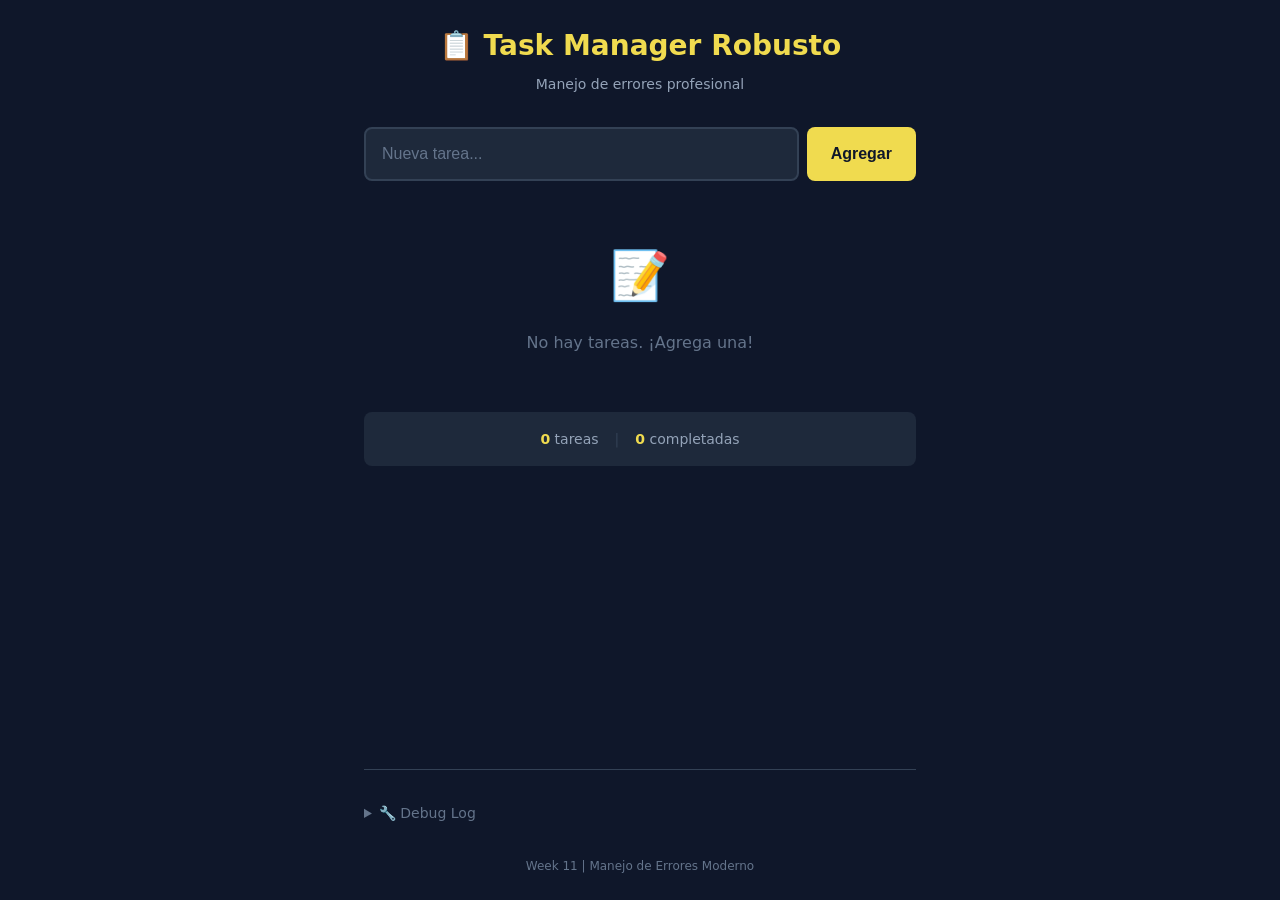
<file: bc-javascript-es2023/bootcamp/week-11/3-proyecto/index.html>
<!DOCTYPE html>
<html lang="es">
  <head>
    <meta charset="UTF-8" />
    <meta
      name="viewport"
      content="width=device-width, initial-scale=1.0" />
    <title>Task Manager Robusto | Week 11</title>
    <link
      rel="stylesheet"
      href="styles.css" />
  </head>
  <body>
    <div class="app-container">
      <!-- Header -->
      <header class="app-header">
        <h1>📋 Task Manager Robusto</h1>
        <p class="subtitle">Manejo de errores profesional</p>
      </header>

      <!-- Main Content -->
      <main class="app-main">
        <!-- Add Task Form -->
        <section class="add-task-section">
          <form
            id="taskForm"
            class="task-form">
            <div class="input-group">
              <input
                type="text"
                id="taskInput"
                class="task-input"
                placeholder="Nueva tarea..."
                autocomplete="off" />
              <button
                type="submit"
                class="btn btn-primary"
                id="addBtn">
                Agregar
              </button>
            </div>
          </form>
        </section>

        <!-- Error Display -->
        <section
          id="errorSection"
          class="error-section hidden">
          <div class="error-box">
            <span class="error-icon">⚠️</span>
            <span
              id="errorMessage"
              class="error-message"></span>
            <button
              class="error-close"
              id="errorClose">
              ×
            </button>
          </div>
        </section>

        <!-- Loading Indicator -->
        <section
          id="loadingSection"
          class="loading-section hidden">
          <div class="loading-box">
            <span class="loading-spinner">🔄</span>
            <span id="loadingMessage">Procesando...</span>
          </div>
        </section>

        <!-- Task List -->
        <section class="tasks-section">
          <div
            id="taskList"
            class="task-list">
            <!-- Tasks will be rendered here -->
          </div>

          <!-- Empty State -->
          <div
            id="emptyState"
            class="empty-state">
            <span class="empty-icon">📝</span>
            <p>No hay tareas. ¡Agrega una!</p>
          </div>
        </section>

        <!-- Stats -->
        <section class="stats-section">
          <div class="stats-box">
            <span
              id="statsTotal"
              class="stat">
              <span class="stat-value">0</span> tareas
            </span>
            <span class="stat-divider">|</span>
            <span
              id="statsCompleted"
              class="stat">
              <span class="stat-value">0</span> completadas
            </span>
          </div>
        </section>
      </main>

      <!-- Debug Panel (for development) -->
      <aside class="debug-panel">
        <details>
          <summary>🔧 Debug Log</summary>
          <div
            id="debugLog"
            class="debug-log">
            <!-- Debug messages will appear here -->
          </div>
          <button
            id="clearDebug"
            class="btn btn-small">
            Limpiar
          </button>
        </details>
      </aside>

      <!-- Footer -->
      <footer class="app-footer">
        <p>Week 11 | Manejo de Errores Moderno</p>
      </footer>
    </div>

    <!-- Load Script -->
    <!-- Change to solution/script.js to see complete implementation -->
    <script
      src="starter/script.js"
      type="module"></script>
  </body>
</html>
</file>
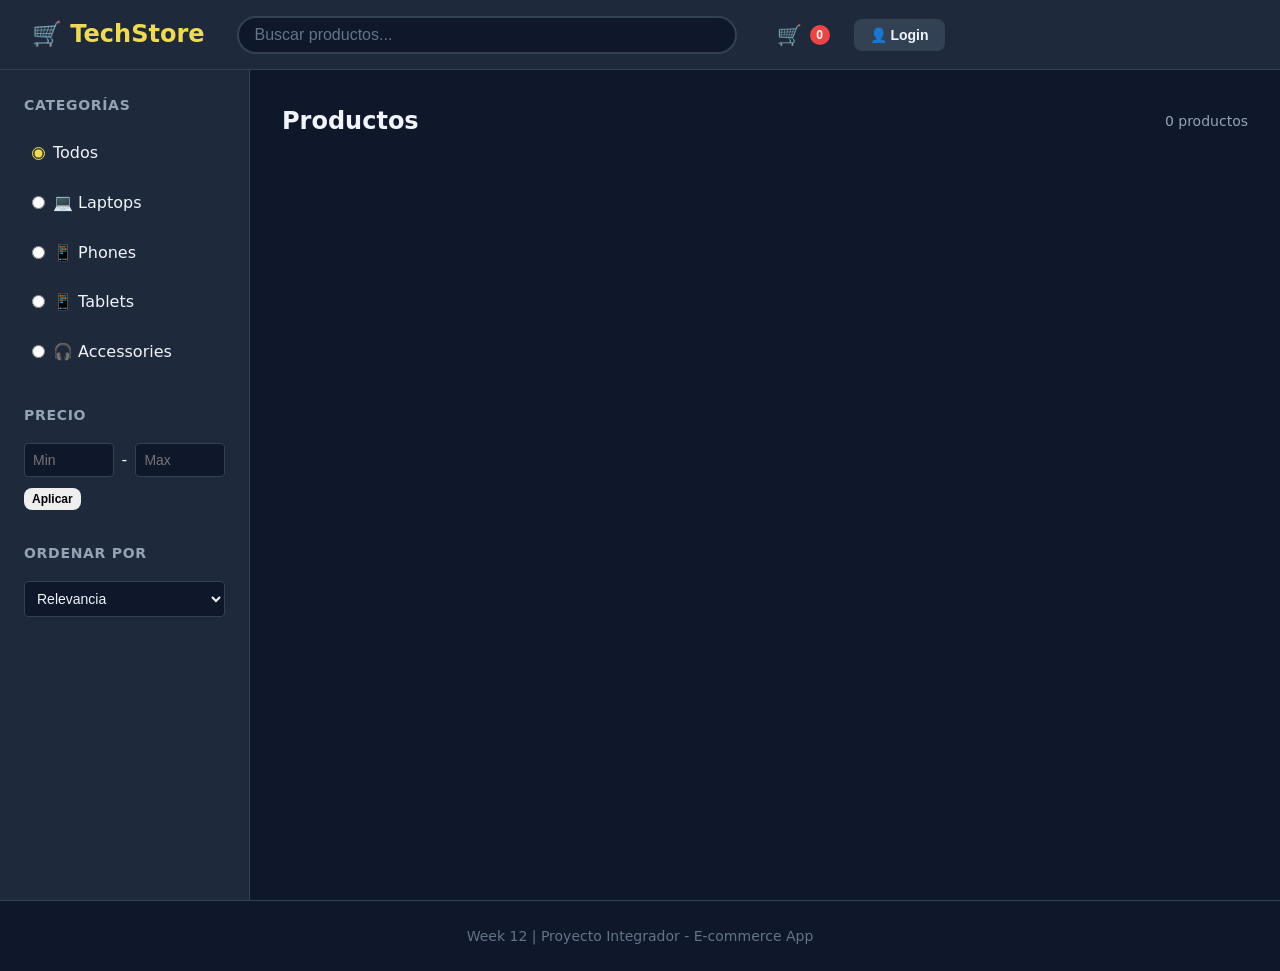
<file: bc-javascript-es2023/bootcamp/week-12/3-proyecto/index.html>
<!DOCTYPE html>
<html lang="es">
  <head>
    <meta charset="UTF-8" />
    <meta
      name="viewport"
      content="width=device-width, initial-scale=1.0" />
    <title>TechStore | E-commerce App</title>
    <link
      rel="stylesheet"
      href="styles.css" />
  </head>
  <body>
    <div class="app-container">
      <!-- Header -->
      <header class="header">
        <div class="header-brand">
          <h1>🛒 TechStore</h1>
        </div>

        <div class="header-search">
          <input
            type="text"
            id="searchInput"
            class="search-input"
            placeholder="Buscar productos..." />
        </div>

        <div class="header-actions">
          <button
            class="btn btn-icon"
            id="cartToggle">
            🛒
            <span
              id="cartCount"
              class="badge"
              >0</span
            >
          </button>
          <div
            class="user-area"
            id="userArea">
            <button
              class="btn btn-secondary"
              id="loginBtn">
              👤 Login
            </button>
          </div>
        </div>
      </header>

      <!-- Main Content -->
      <main class="main-content">
        <!-- Sidebar: Filters -->
        <aside class="sidebar">
          <div class="filter-section">
            <h3>Categorías</h3>
            <div
              class="filter-options"
              id="categoryFilters">
              <label class="filter-option">
                <input
                  type="radio"
                  name="category"
                  value=""
                  checked />
                <span>Todos</span>
              </label>
              <label class="filter-option">
                <input
                  type="radio"
                  name="category"
                  value="laptops" />
                <span>💻 Laptops</span>
              </label>
              <label class="filter-option">
                <input
                  type="radio"
                  name="category"
                  value="phones" />
                <span>📱 Phones</span>
              </label>
              <label class="filter-option">
                <input
                  type="radio"
                  name="category"
                  value="tablets" />
                <span>📱 Tablets</span>
              </label>
              <label class="filter-option">
                <input
                  type="radio"
                  name="category"
                  value="accessories" />
                <span>🎧 Accessories</span>
              </label>
            </div>
          </div>

          <div class="filter-section">
            <h3>Precio</h3>
            <div class="price-range">
              <input
                type="number"
                id="minPrice"
                placeholder="Min"
                class="price-input" />
              <span>-</span>
              <input
                type="number"
                id="maxPrice"
                placeholder="Max"
                class="price-input" />
            </div>
            <button
              class="btn btn-small"
              id="applyPriceFilter">
              Aplicar
            </button>
          </div>

          <div class="filter-section">
            <h3>Ordenar por</h3>
            <select
              id="sortSelect"
              class="sort-select">
              <option value="default">Relevancia</option>
              <option value="price-asc">Precio: Menor a Mayor</option>
              <option value="price-desc">Precio: Mayor a Menor</option>
              <option value="name-asc">Nombre: A-Z</option>
              <option value="name-desc">Nombre: Z-A</option>
              <option value="rating">Mejor valorados</option>
            </select>
          </div>
        </aside>

        <!-- Products Grid -->
        <section class="products-section">
          <div class="products-header">
            <h2>Productos</h2>
            <span
              id="productCount"
              class="product-count"
              >0 productos</span
            >
          </div>

          <div
            id="productGrid"
            class="product-grid">
            <!-- Products will be rendered here -->
          </div>

          <!-- Empty State -->
          <div
            id="emptyProducts"
            class="empty-state hidden">
            <span class="empty-icon">🔍</span>
            <p>No se encontraron productos</p>
            <button
              class="btn btn-secondary"
              id="clearFilters">
              Limpiar filtros
            </button>
          </div>
        </section>
      </main>

      <!-- Cart Sidebar -->
      <aside
        class="cart-sidebar hidden"
        id="cartSidebar">
        <div class="cart-header">
          <h2>🛒 Tu Carrito</h2>
          <button
            class="btn btn-icon"
            id="closeCart">
            ✕
          </button>
        </div>

        <div
          class="cart-items"
          id="cartItems">
          <!-- Cart items will be rendered here -->
        </div>

        <!-- Cart Empty State -->
        <div
          id="cartEmpty"
          class="cart-empty">
          <span class="empty-icon">🛒</span>
          <p>Tu carrito está vacío</p>
          <button
            class="btn btn-secondary"
            id="startShopping">
            Empezar a comprar
          </button>
        </div>

        <div
          class="cart-footer"
          id="cartFooter">
          <div class="cart-totals">
            <div class="cart-total-row">
              <span>Subtotal:</span>
              <span id="cartSubtotal">$0</span>
            </div>
            <div class="cart-total-row">
              <span>Envío:</span>
              <span id="cartShipping">Gratis</span>
            </div>
            <div class="cart-total-row total">
              <span>Total:</span>
              <span id="cartTotal">$0</span>
            </div>
          </div>

          <div class="cart-actions">
            <button
              class="btn btn-secondary"
              id="clearCart">
              Vaciar
            </button>
            <button
              class="btn btn-primary"
              id="checkoutBtn">
              Checkout 💳
            </button>
          </div>
        </div>
      </aside>

      <!-- Cart Overlay -->
      <div
        class="overlay hidden"
        id="cartOverlay"></div>

      <!-- Login Modal -->
      <div
        class="modal hidden"
        id="loginModal">
        <div class="modal-content">
          <div class="modal-header">
            <h2 id="modalTitle">Iniciar Sesión</h2>
            <button
              class="btn btn-icon"
              id="closeModal">
              ✕
            </button>
          </div>

          <form
            id="authForm"
            class="auth-form">
            <div
              class="form-group"
              id="nameGroup"
              style="display: none">
              <label for="nameInput">Nombre</label>
              <input
                type="text"
                id="nameInput"
                class="form-input"
                placeholder="Tu nombre" />
            </div>

            <div class="form-group">
              <label for="emailInput">Email</label>
              <input
                type="email"
                id="emailInput"
                class="form-input"
                placeholder="email@ejemplo.com"
                required />
            </div>

            <div class="form-group">
              <label for="passwordInput">Contraseña</label>
              <input
                type="password"
                id="passwordInput"
                class="form-input"
                placeholder="••••••••"
                required />
            </div>

            <div
              id="formError"
              class="form-error hidden"></div>

            <button
              type="submit"
              class="btn btn-primary btn-block"
              id="submitAuth">
              Iniciar Sesión
            </button>
          </form>

          <div class="modal-footer">
            <p id="authSwitch">
              ¿No tienes cuenta?
              <a
                href="#"
                id="switchToRegister"
                >Regístrate</a
              >
            </p>
          </div>
        </div>
      </div>

      <!-- Modal Overlay -->
      <div
        class="modal-overlay hidden"
        id="modalOverlay"></div>

      <!-- Notifications -->
      <div
        class="notifications"
        id="notifications">
        <!-- Notifications will be rendered here -->
      </div>

      <!-- Footer -->
      <footer class="footer">
        <p>Week 12 | Proyecto Integrador - E-commerce App</p>
      </footer>
    </div>

    <!-- Load Script -->
    <!-- Change to solution/js/main.js to see complete implementation -->
    <script
      src="starter/js/main.js"
      type="module"></script>
  </body>
</html>
</file>
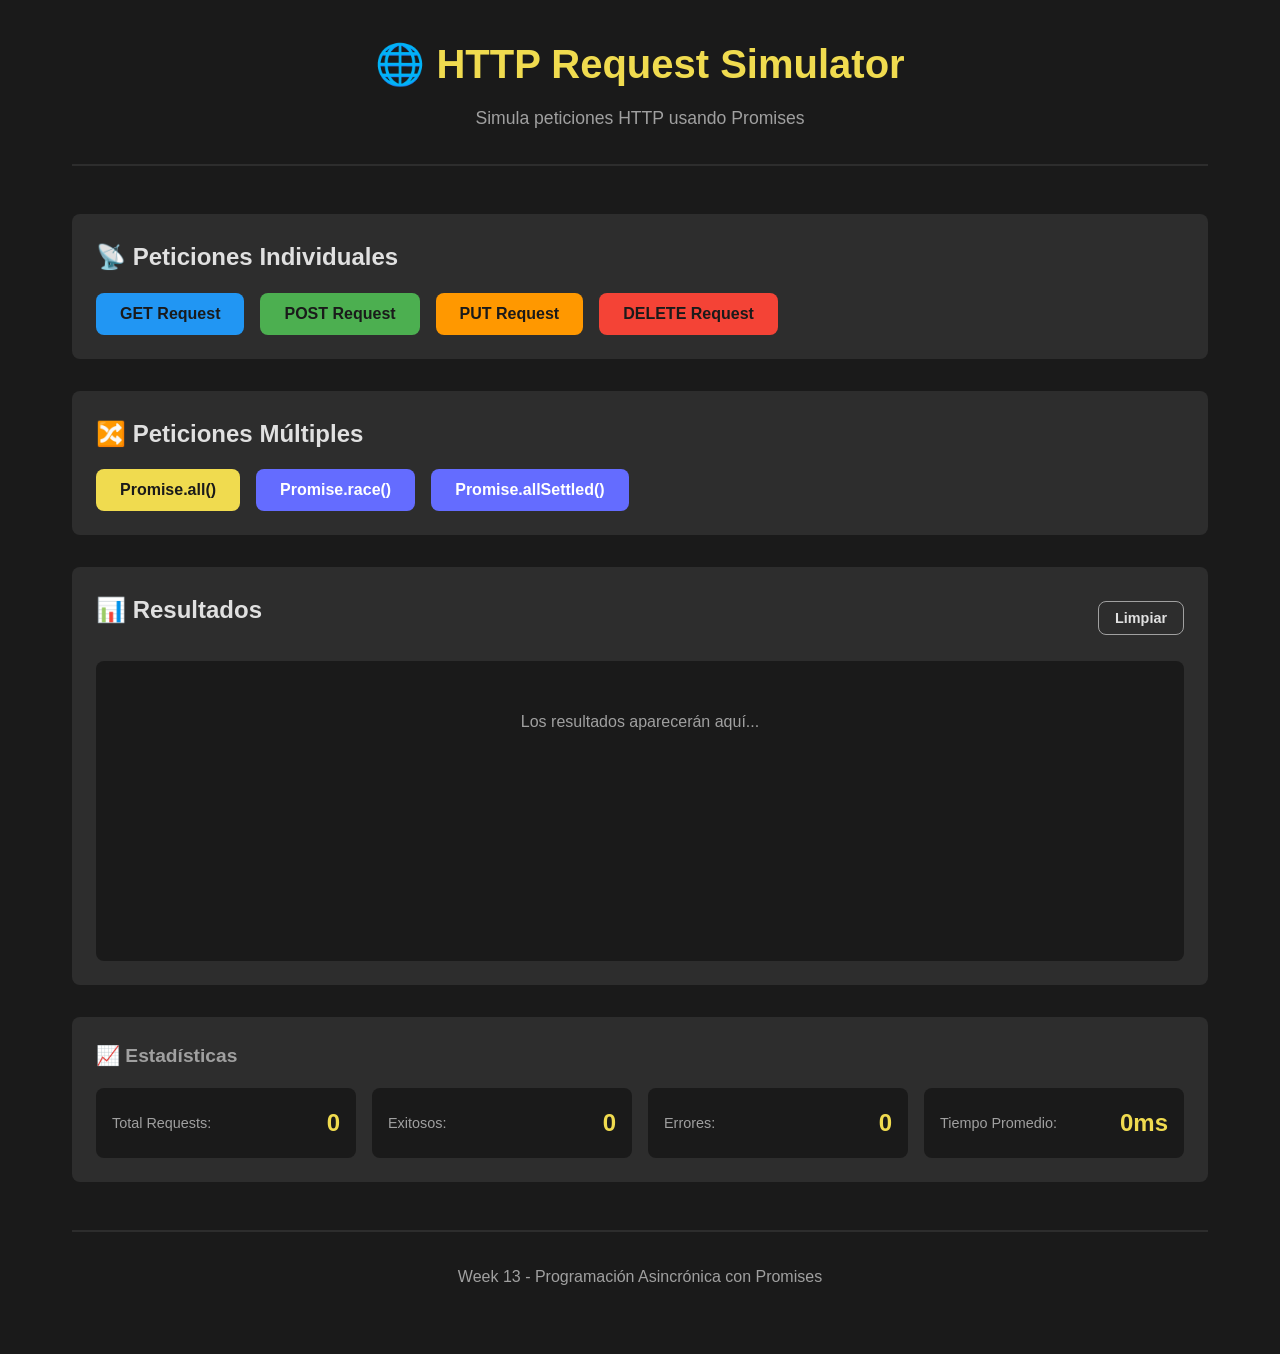
<file: bc-javascript-es2023/bootcamp/week-13/3-proyecto/index.html>
<!doctype html>
<html lang="es">
  <head>
    <meta charset="UTF-8" />
    <meta
      name="viewport"
      content="width=device-width, initial-scale=1.0" />
    <title>HTTP Simulator - Week 13</title>
    <link
      rel="stylesheet"
      href="styles.css" />
  </head>
  <body>
    <div class="container">
      <header>
        <h1>🌐 HTTP Request Simulator</h1>
        <p>Simula peticiones HTTP usando Promises</p>
      </header>

      <main>
        <!-- Single Requests -->
        <section class="actions">
          <h2>📡 Peticiones Individuales</h2>
          <div class="button-group">
            <button
              id="btn-get"
              class="btn btn-get">
              GET Request
            </button>
            <button
              id="btn-post"
              class="btn btn-post">
              POST Request
            </button>
            <button
              id="btn-put"
              class="btn btn-put">
              PUT Request
            </button>
            <button
              id="btn-delete"
              class="btn btn-delete">
              DELETE Request
            </button>
          </div>
        </section>

        <!-- Multiple Requests -->
        <section class="actions">
          <h2>🔀 Peticiones Múltiples</h2>
          <div class="button-group">
            <button
              id="btn-all"
              class="btn btn-primary">
              Promise.all()
            </button>
            <button
              id="btn-race"
              class="btn btn-secondary">
              Promise.race()
            </button>
            <button
              id="btn-allSettled"
              class="btn btn-secondary">
              Promise.allSettled()
            </button>
          </div>
        </section>

        <!-- Results Area -->
        <section class="results">
          <div class="results-header">
            <h2>📊 Resultados</h2>
            <button
              id="btn-clear"
              class="btn btn-small">
              Limpiar
            </button>
          </div>
          <div
            id="results-container"
            class="results-container">
            <p class="placeholder">Los resultados aparecerán aquí...</p>
          </div>
        </section>

        <!-- Stats (Optional) -->
        <section class="stats">
          <h3>📈 Estadísticas</h3>
          <div class="stats-grid">
            <div class="stat-item">
              <span class="stat-label">Total Requests:</span>
              <span
                id="stat-total"
                class="stat-value"
                >0</span
              >
            </div>
            <div class="stat-item">
              <span class="stat-label">Exitosos:</span>
              <span
                id="stat-success"
                class="stat-value"
                >0</span
              >
            </div>
            <div class="stat-item">
              <span class="stat-label">Errores:</span>
              <span
                id="stat-errors"
                class="stat-value"
                >0</span
              >
            </div>
            <div class="stat-item">
              <span class="stat-label">Tiempo Promedio:</span>
              <span
                id="stat-avg"
                class="stat-value"
                >0ms</span
              >
            </div>
          </div>
        </section>
      </main>

      <footer>
        <p>Week 13 - Programación Asincrónica con Promises</p>
      </footer>
    </div>

    <!-- Scripts -->
    <script src="starter/js/http.js"></script>
    <script src="starter/js/ui.js"></script>
    <script src="starter/js/app.js"></script>
  </body>
</html>
</file>
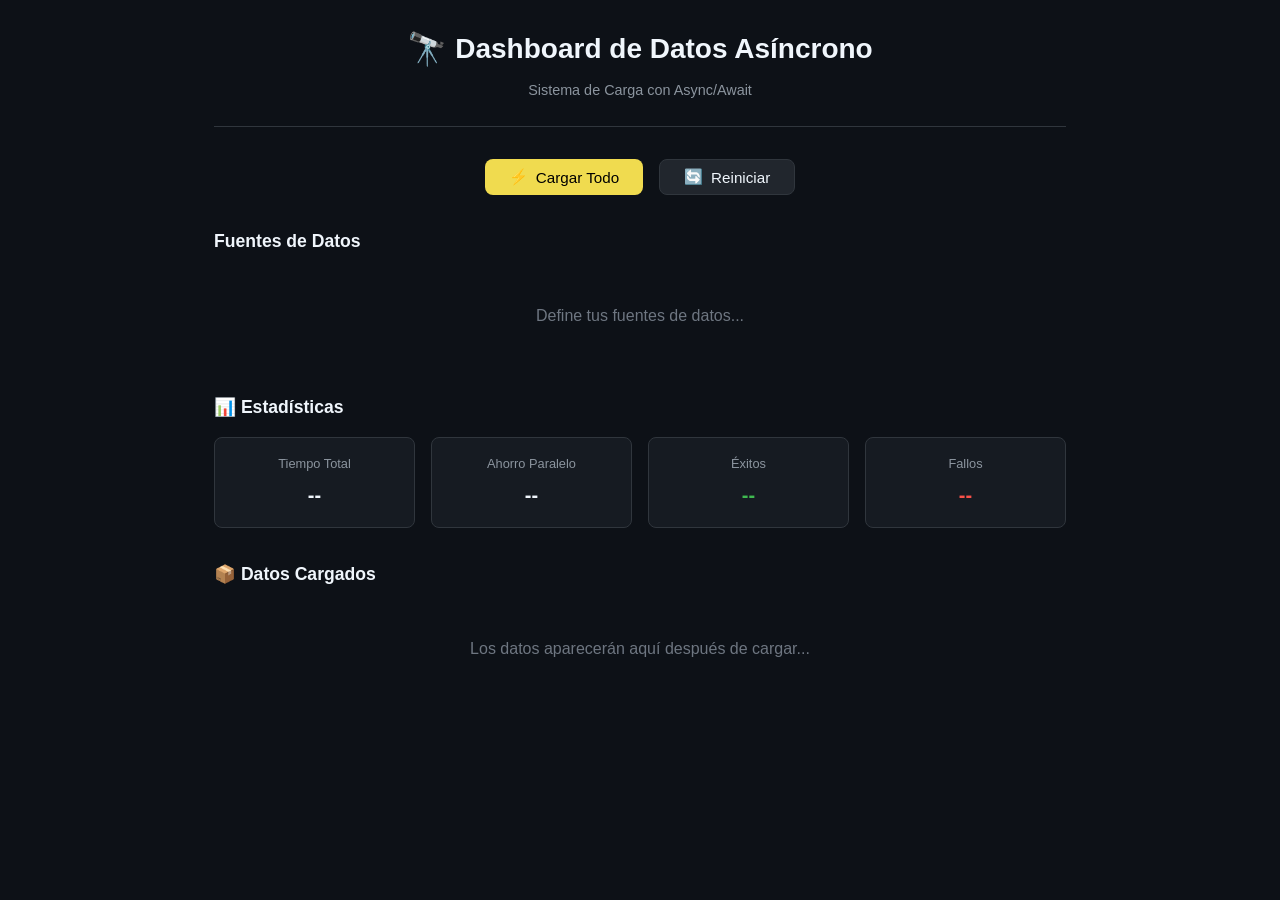
<file: bc-javascript-es2023/bootcamp/week-14/3-proyecto/index.html>
<!DOCTYPE html>
<html lang="es">
<head>
  <meta charset="UTF-8">
  <meta name="viewport" content="width=device-width, initial-scale=1.0">
  <title>Dashboard de Datos Asíncrono</title>
  <link rel="stylesheet" href="styles.css">
</head>
<body>
  <div class="container">
    <!-- Header -->
    <header class="header">
      <h1 class="header__title">
        <span class="header__icon">🔭</span>
        Dashboard de Datos Asíncrono
      </h1>
      <p class="header__subtitle">Sistema de Carga con Async/Await</p>
    </header>

    <!-- Controles -->
    <section class="controls">
      <button id="btnLoadAll" class="btn btn--primary">
        <span class="btn__icon">⚡</span>
        Cargar Todo
      </button>
      <button id="btnReset" class="btn btn--secondary">
        <span class="btn__icon">🔄</span>
        Reiniciar
      </button>
    </section>

    <!-- Panel de Fuentes de Datos -->
    <section class="data-sources">
      <h2 class="section-title">Fuentes de Datos</h2>
      <div id="sourcesContainer" class="sources-grid">
        <!-- Las fuentes se generan dinámicamente -->
      </div>
    </section>

    <!-- Estadísticas -->
    <section class="statistics">
      <h2 class="section-title">📊 Estadísticas</h2>
      <div id="statsContainer" class="stats-grid">
        <div class="stat-card">
          <span class="stat-card__label">Tiempo Total</span>
          <span id="statTotalTime" class="stat-card__value">--</span>
        </div>
        <div class="stat-card">
          <span class="stat-card__label">Ahorro Paralelo</span>
          <span id="statSavings" class="stat-card__value">--</span>
        </div>
        <div class="stat-card">
          <span class="stat-card__label">Éxitos</span>
          <span id="statSuccess" class="stat-card__value stat-card__value--success">--</span>
        </div>
        <div class="stat-card">
          <span class="stat-card__label">Fallos</span>
          <span id="statFailed" class="stat-card__value stat-card__value--error">--</span>
        </div>
      </div>
    </section>

    <!-- Datos Cargados -->
    <section class="loaded-data">
      <h2 class="section-title">📦 Datos Cargados</h2>
      <div id="dataContainer" class="data-grid">
        <p class="placeholder">Los datos aparecerán aquí después de cargar...</p>
      </div>
    </section>
  </div>

  <script type="module" src="starter/script.js"></script>
</body>
</html>
</file>
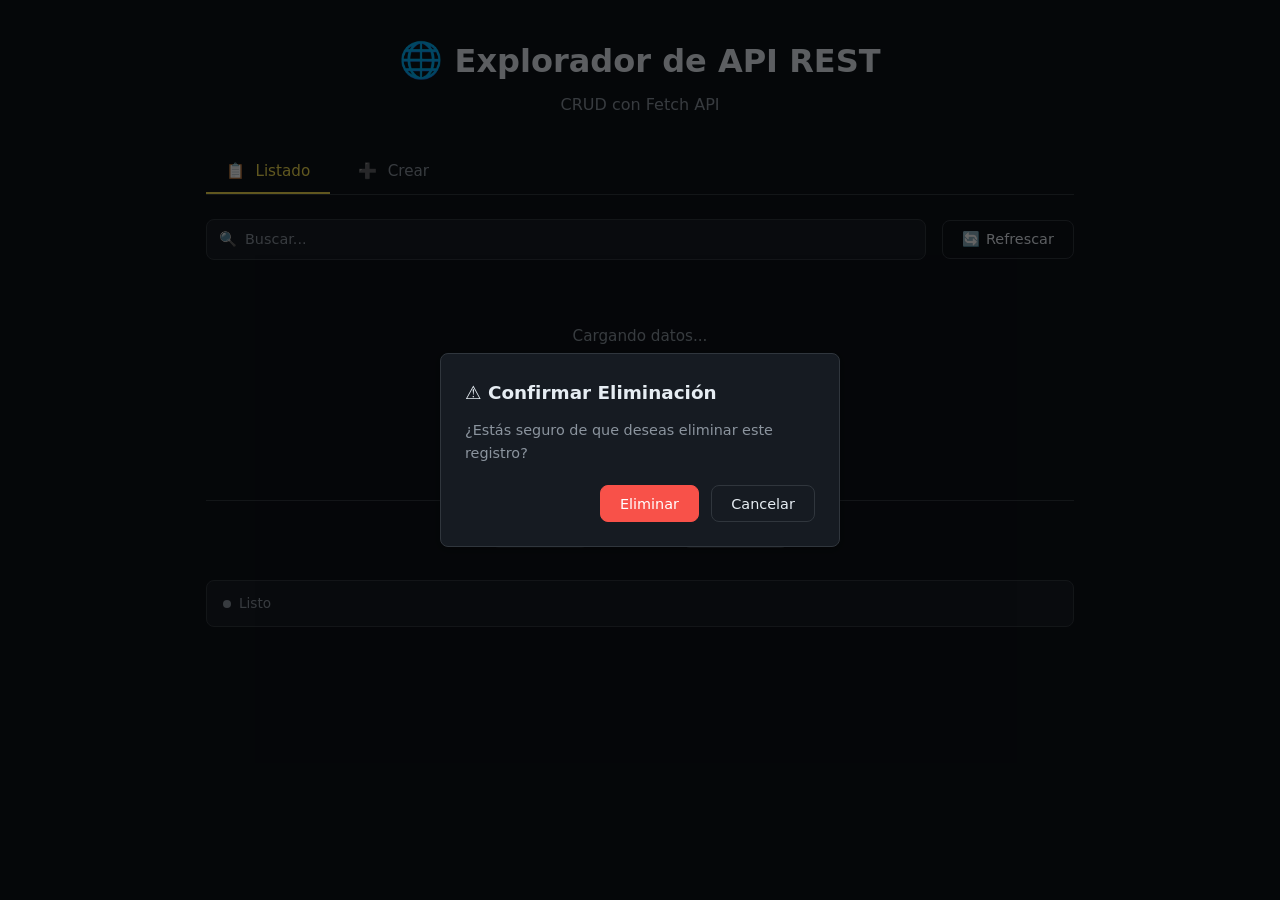
<file: bc-javascript-es2023/bootcamp/week-15/3-proyecto/index.html>
<!DOCTYPE html>
<html lang="es">
<head>
  <meta charset="UTF-8">
  <meta name="viewport" content="width=device-width, initial-scale=1.0">
  <title>Explorador de API REST</title>
  <link rel="stylesheet" href="styles.css">
</head>
<body>
  <div class="container">
    <!-- Header -->
    <header class="header">
      <h1 class="header__title">
        <span class="header__icon">🌐</span>
        Explorador de API REST
      </h1>
      <p class="header__subtitle">CRUD con Fetch API</p>
    </header>

    <!-- Navegación de Secciones -->
    <nav class="tabs">
      <button class="tab tab--active" data-section="list">
        <span class="tab__icon">📋</span> Listado
      </button>
      <button class="tab" data-section="create">
        <span class="tab__icon">➕</span> Crear
      </button>
    </nav>

    <!-- Sección: Listado -->
    <section id="sectionList" class="section section--active">
      <div class="list-controls">
        <div class="search-box">
          <span class="search-box__icon">🔍</span>
          <input type="text" id="searchInput" class="search-box__input" placeholder="Buscar...">
        </div>
        <button id="btnRefresh" class="btn btn--secondary">
          <span class="btn__icon">🔄</span> Refrescar
        </button>
      </div>

      <!-- Contenedor de tarjetas -->
      <div id="cardsContainer" class="cards-grid">
        <p class="placeholder">Cargando datos...</p>
      </div>

      <!-- Paginación -->
      <div class="pagination">
        <button id="btnPrev" class="btn btn--small" disabled>◀ Anterior</button>
        <span id="pageInfo" class="pagination__info">Página 1</span>
        <button id="btnNext" class="btn btn--small">Siguiente ▶</button>
      </div>
    </section>

    <!-- Sección: Crear / Editar -->
    <section id="sectionCreate" class="section">
      <h2 class="section-title" id="formTitle">➕ Crear Registro</h2>
      <form id="itemForm" class="form">
        <input type="hidden" id="formId" value="">

        <div class="form-group">
          <label for="formName" class="form-group__label">Título</label>
          <input type="text" id="formName" class="form-group__input" placeholder="Ingresa el título" required>
        </div>

        <div class="form-group">
          <label for="formDescription" class="form-group__label">Descripción</label>
          <textarea id="formDescription" class="form-group__textarea" rows="4" placeholder="Ingresa la descripción" required></textarea>
        </div>

        <div class="form-actions">
          <button type="submit" id="btnSubmit" class="btn btn--primary">
            <span class="btn__icon">💾</span> Guardar
          </button>
          <button type="button" id="btnCancel" class="btn btn--secondary">
            Cancelar
          </button>
        </div>
      </form>
    </section>

    <!-- Barra de Estado -->
    <footer class="status-bar">
      <div id="statusMessage" class="status-bar__message">
        <span class="status-bar__dot status-bar__dot--idle"></span>
        Listo
      </div>
      <div id="responseTime" class="status-bar__time"></div>
    </footer>

    <!-- Modal de Confirmación -->
    <div id="confirmModal" class="modal" hidden>
      <div class="modal__backdrop"></div>
      <div class="modal__content">
        <h3 class="modal__title">⚠️ Confirmar Eliminación</h3>
        <p id="confirmMessage" class="modal__message">¿Estás seguro de que deseas eliminar este registro?</p>
        <div class="modal__actions">
          <button id="btnConfirmYes" class="btn btn--danger">Eliminar</button>
          <button id="btnConfirmNo" class="btn btn--secondary">Cancelar</button>
        </div>
      </div>
    </div>
  </div>

  <script type="module" src="starter/script.js"></script>
</body>
</html>
</file>
<file: bc-javascript-es2023/bootcamp/week-02/3-proyecto/styles.css>
/* ===================================
   Variables CSS y Reset
   =================================== */

:root {
  --color-primary: #3b82f6;
  --color-secondary: #42d21e;
  --color-success: #10b981;
  --color-warning: #f59e0b;
  --color-danger: #ef4444;
  --color-dark: #1f2937;
  --color-gray: #6b7280;
  --color-light: #f3f4f6;
  --color-white: #ffffff;

  --priority-high: #ef4444;
  --priority-medium: #f59e0b;
  --priority-low: #10b981;

  --shadow-sm: 0 1px 2px 0 rgba(0, 0, 0, 0.05);
  --shadow-md: 0 4px 6px -1px rgba(0, 0, 0, 0.1);
  --shadow-lg: 0 10px 15px -3px rgba(0, 0, 0, 0.1);

  --radius-sm: 0.375rem;
  --radius-md: 0.5rem;
  --radius-lg: 0.75rem;
}

* {
  margin: 0;
  padding: 0;
  box-sizing: border-box;
}

body {
  font-family: -apple-system, BlinkMacSystemFont, 'Segoe UI', Roboto, 'Helvetica Neue', Arial, sans-serif;
  background: linear-gradient(135deg, #8ebf23 0%, #50c764 100%);
  min-height: 100vh;
  padding: 2rem 1rem;
  color: var(--color-dark);
}

/* ===================================
   Container
   =================================== */

.container {
  max-width: 900px;
  margin: 0 auto;
}

/* ===================================
   Header
   =================================== */

.header {
  background: var(--color-white);
  padding: 2rem;
  border-radius: var(--radius-lg);
  box-shadow: var(--shadow-lg);
  margin-bottom: 2rem;
  text-align: center;
}

.header h1 {
  font-size: 2rem;
  margin-bottom: 1rem;
  color: var(--color-dark);
}

.stats-summary {
  display: flex;
  gap: 2rem;
  justify-content: center;
  flex-wrap: wrap;
}

.stat {
  color: var(--color-gray);
  font-size: 0.95rem;
}

.stat strong {
  color: var(--color-primary);
  font-size: 1.25rem;
  margin-left: 0.25rem;
}

/* ===================================
   Task Form
   =================================== */

.task-form-section {
  background: var(--color-white);
  padding: 2rem;
  border-radius: var(--radius-lg);
  box-shadow: var(--shadow-lg);
  margin-bottom: 2rem;
}

.task-form-section h2 {
  margin-bottom: 1.5rem;
  color: var(--color-dark);
  font-size: 1.5rem;
}

.task-form .form-group {
  margin-bottom: 1.25rem;
}

.task-form label {
  display: block;
  margin-bottom: 0.5rem;
  color: var(--color-dark);
  font-weight: 500;
  font-size: 0.9rem;
}

.task-form input[type="text"],
.task-form textarea,
.task-form select {
  width: 100%;
  padding: 0.75rem;
  border: 2px solid var(--color-light);
  border-radius: var(--radius-md);
  font-size: 1rem;
  font-family: inherit;
  transition: border-color 0.2s;
}

.task-form input:focus,
.task-form textarea:focus,
.task-form select:focus {
  outline: none;
  border-color: var(--color-primary);
}

.task-form textarea {
  resize: vertical;
}

.form-row {
  display: grid;
  grid-template-columns: repeat(auto-fit, minmax(200px, 1fr));
  gap: 1rem;
}

.form-actions {
  display: flex;
  gap: 1rem;
  margin-top: 1.5rem;
}

/* ===================================
   Buttons
   =================================== */

.btn {
  padding: 0.75rem 1.5rem;
  border: none;
  border-radius: var(--radius-md);
  font-size: 1rem;
  font-weight: 500;
  cursor: pointer;
  transition: all 0.2s;
  font-family: inherit;
}

.btn-primary {
  background: var(--color-primary);
  color: var(--color-white);
}

.btn-primary:hover {
  background: #2563eb;
  transform: translateY(-1px);
  box-shadow: var(--shadow-md);
}

.btn-secondary {
  background: var(--color-gray);
  color: var(--color-white);
}

.btn-secondary:hover {
  background: #4b5563;
}

.btn-outline {
  background: transparent;
  border: 2px solid var(--color-danger);
  color: var(--color-danger);
  padding: 0.5rem 1rem;
  font-size: 0.9rem;
}

.btn-outline:hover {
  background: var(--color-danger);
  color: var(--color-white);
}

.btn-sm {
  padding: 0.5rem 0.75rem;
  font-size: 0.875rem;
}

/* ===================================
   Filters
   =================================== */

.filters-section {
  background: var(--color-white);
  padding: 1.5rem;
  border-radius: var(--radius-lg);
  box-shadow: var(--shadow-lg);
  margin-bottom: 2rem;
}

.filters {
  display: grid;
  grid-template-columns: repeat(auto-fit, minmax(200px, 1fr));
  gap: 1rem;
}

.filter-group {
  display: flex;
  flex-direction: column;
  gap: 0.5rem;
}

.filter-group label {
  font-weight: 500;
  font-size: 0.9rem;
  color: var(--color-dark);
}

.filter-group select,
.filter-group input {
  padding: 0.5rem;
  border: 2px solid var(--color-light);
  border-radius: var(--radius-md);
  font-family: inherit;
}

.search-group input {
  width: 100%;
}

/* ===================================
   Tasks Section
   =================================== */

.tasks-section {
  background: var(--color-white);
  padding: 2rem;
  border-radius: var(--radius-lg);
  box-shadow: var(--shadow-lg);
  margin-bottom: 2rem;
}

.tasks-header {
  display: flex;
  justify-content: space-between;
  align-items: center;
  margin-bottom: 1.5rem;
}

.tasks-header h2 {
  font-size: 1.5rem;
  color: var(--color-dark);
}

.task-list {
  display: flex;
  flex-direction: column;
  gap: 1rem;
}

/* Task Item */
.task-item {
  background: var(--color-light);
  border-left: 4px solid var(--color-primary);
  border-radius: var(--radius-md);
  padding: 1.25rem;
  display: flex;
  gap: 1rem;
  align-items: flex-start;
  transition: all 0.2s;
}

.task-item:hover {
  transform: translateX(4px);
  box-shadow: var(--shadow-md);
}

.task-item.completed {
  opacity: 0.6;
}

.task-item.completed .task-content h3 {
  text-decoration: line-through;
}

.task-item.priority-high {
  border-left-color: var(--priority-high);
}

.task-item.priority-medium {
  border-left-color: var(--priority-medium);
}

.task-item.priority-low {
  border-left-color: var(--priority-low);
}

.task-checkbox {
  width: 20px;
  height: 20px;
  margin-top: 0.25rem;
  cursor: pointer;
  flex-shrink: 0;
}

.task-content {
  flex: 1;
}

.task-content h3 {
  font-size: 1.1rem;
  margin-bottom: 0.5rem;
  color: var(--color-dark);
}

.task-content p {
  color: var(--color-gray);
  font-size: 0.9rem;
  margin-bottom: 0.75rem;
  line-height: 1.5;
}

.task-meta {
  display: flex;
  gap: 0.75rem;
  flex-wrap: wrap;
  margin-bottom: 0.75rem;
}

.task-badge {
  display: inline-block;
  padding: 0.25rem 0.75rem;
  border-radius: var(--radius-sm);
  font-size: 0.75rem;
  font-weight: 500;
  text-transform: uppercase;
}

.badge-category {
  background: var(--color-primary);
  color: var(--color-white);
}

.badge-priority {
  color: var(--color-white);
}

.badge-priority.priority-high {
  background: var(--priority-high);
}

.badge-priority.priority-medium {
  background: var(--priority-medium);
}

.badge-priority.priority-low {
  background: var(--priority-low);
}

.task-date {
  font-size: 0.8rem;
  color: var(--color-gray);
}

.task-actions {
  display: flex;
  gap: 0.5rem;
  flex-shrink: 0;
}

.task-actions button {
  padding: 0.5rem;
  border: none;
  background: transparent;
  cursor: pointer;
  font-size: 1.25rem;
  border-radius: var(--radius-sm);
  transition: all 0.2s;
}

.task-actions button:hover {
  background: var(--color-white);
}

.btn-edit:hover {
  color: var(--color-primary);
}

.btn-delete:hover {
  color: var(--color-danger);
}

/* Empty State */
.empty-state {
  text-align: center;
  padding: 3rem;
  color: var(--color-gray);
  display: none;
}

.empty-state.show {
  display: block;
}

.empty-state p {
  font-size: 1.25rem;
  margin-bottom: 0.5rem;
}

.empty-state-hint {
  font-size: 0.9rem !important;
  color: var(--color-gray);
}

/* ===================================
   Detailed Stats
   =================================== */

.detailed-stats {
  background: var(--color-white);
  padding: 2rem;
  border-radius: var(--radius-lg);
  box-shadow: var(--shadow-lg);
}

.detailed-stats h3 {
  margin-bottom: 1.5rem;
  color: var(--color-dark);
  font-size: 1.25rem;
}

.stats-grid {
  display: grid;
  grid-template-columns: repeat(auto-fit, minmax(200px, 1fr));
  gap: 1rem;
}

.stat-card {
  background: var(--color-light);
  padding: 1.25rem;
  border-radius: var(--radius-md);
  text-align: center;
}

.stat-card h4 {
  font-size: 0.9rem;
  color: var(--color-gray);
  margin-bottom: 0.5rem;
  text-transform: uppercase;
  letter-spacing: 0.5px;
}

.stat-card p {
  font-size: 2rem;
  font-weight: bold;
  color: var(--color-primary);
}

/* ===================================
   Responsive
   =================================== */

@media (max-width: 768px) {
  body {
    padding: 1rem;
  }

  .header h1 {
    font-size: 1.5rem;
  }

  .stats-summary {
    gap: 1rem;
  }

  .filters {
    grid-template-columns: 1fr;
  }

  .tasks-header {
    flex-direction: column;
    align-items: flex-start;
    gap: 1rem;
  }

  .task-item {
    flex-direction: column;
  }

  .task-actions {
    width: 100%;
    justify-content: flex-end;
  }
}
</file>
<file: bc-javascript-es2023/bootcamp/week-03/3-proyecto/styles.css>
/* ============================================
   BIBLIOTECA - ESTILOS
   ============================================ */

/* Variables CSS */
:root {
  --bg-primary: #0d1117;
  --bg-secondary: #161b22;
  --bg-tertiary: #21262d;
  --text-primary: #e6edf3;
  --text-secondary: #8b949e;
  --text-muted: #6e7681;
  --accent-yellow: #f0db4f;
  --accent-green: #3fb950;
  --accent-red: #f85149;
  --accent-blue: #58a6ff;
  --accent-orange: #d29922;
  --border-color: #30363d;
  --shadow: 0 4px 6px rgba(0, 0, 0, 0.3);
  --radius: 8px;
  --transition: all 0.2s ease;
}

/* Reset */
* {
  margin: 0;
  padding: 0;
  box-sizing: border-box;
}

body {
  font-family: -apple-system, BlinkMacSystemFont, 'Segoe UI', Roboto, Oxygen,
    Ubuntu, sans-serif;
  background-color: var(--bg-primary);
  color: var(--text-primary);
  line-height: 1.6;
  min-height: 100vh;
}

/* App Container */
.app-container {
  max-width: 1400px;
  margin: 0 auto;
  padding: 20px;
}

/* Header */
.header {
  text-align: center;
  padding: 30px 0;
  border-bottom: 1px solid var(--border-color);
  margin-bottom: 20px;
}

.header h1 {
  font-size: 2.5rem;
  color: var(--accent-yellow);
  margin-bottom: 8px;
}

.subtitle {
  color: var(--text-secondary);
  font-size: 1.1rem;
}

/* Navigation Tabs */
.tabs {
  display: flex;
  gap: 10px;
  margin-bottom: 20px;
  border-bottom: 1px solid var(--border-color);
  padding-bottom: 10px;
}

.tab-btn {
  padding: 12px 24px;
  background: var(--bg-secondary);
  border: 1px solid var(--border-color);
  border-radius: var(--radius);
  color: var(--text-secondary);
  font-size: 1rem;
  cursor: pointer;
  transition: var(--transition);
}

.tab-btn:hover {
  background: var(--bg-tertiary);
  color: var(--text-primary);
}

.tab-btn.active {
  background: var(--accent-yellow);
  color: var(--bg-primary);
  border-color: var(--accent-yellow);
  font-weight: 600;
}

/* Tab Content */
.tab-panel {
  display: none;
}

.tab-panel.active {
  display: block;
}

/* Panel Header */
.panel-header {
  display: flex;
  justify-content: space-between;
  align-items: center;
  flex-wrap: wrap;
  gap: 15px;
  margin-bottom: 20px;
  padding: 20px;
  background: var(--bg-secondary);
  border-radius: var(--radius);
  border: 1px solid var(--border-color);
}

.panel-header h2 {
  color: var(--text-primary);
  font-size: 1.5rem;
}

.actions {
  display: flex;
  gap: 10px;
  flex-wrap: wrap;
  align-items: center;
}

/* Inputs and Selects */
input[type='text'],
input[type='email'],
input[type='number'],
input[type='date'],
select,
textarea {
  padding: 10px 15px;
  background: var(--bg-tertiary);
  border: 1px solid var(--border-color);
  border-radius: var(--radius);
  color: var(--text-primary);
  font-size: 0.95rem;
  transition: var(--transition);
}

input:focus,
select:focus,
textarea:focus {
  outline: none;
  border-color: var(--accent-yellow);
  box-shadow: 0 0 0 2px rgba(240, 219, 79, 0.2);
}

input::placeholder {
  color: var(--text-muted);
}

/* Buttons */
.btn {
  padding: 10px 20px;
  border: none;
  border-radius: var(--radius);
  font-size: 0.95rem;
  font-weight: 500;
  cursor: pointer;
  transition: var(--transition);
  display: inline-flex;
  align-items: center;
  gap: 5px;
}

.btn-primary {
  background: var(--accent-yellow);
  color: var(--bg-primary);
}

.btn-primary:hover {
  background: #d4c144;
  transform: translateY(-1px);
}

.btn-secondary {
  background: var(--bg-tertiary);
  color: var(--text-primary);
  border: 1px solid var(--border-color);
}

.btn-secondary:hover {
  background: var(--border-color);
}

.btn-success {
  background: var(--accent-green);
  color: var(--bg-primary);
}

.btn-success:hover {
  background: #2ea043;
}

.btn-danger {
  background: var(--accent-red);
  color: white;
}

.btn-danger:hover {
  background: #da3633;
}

.btn-warning {
  background: var(--accent-orange);
  color: var(--bg-primary);
}

.btn-warning:hover {
  background: #bb8009;
}

.btn-small {
  padding: 6px 12px;
  font-size: 0.85rem;
}

/* Items Grid */
.items-grid {
  display: grid;
  grid-template-columns: repeat(auto-fill, minmax(300px, 1fr));
  gap: 20px;
}

/* Item Card */
.item-card {
  background: var(--bg-secondary);
  border: 1px solid var(--border-color);
  border-radius: var(--radius);
  padding: 20px;
  transition: var(--transition);
}

.item-card:hover {
  border-color: var(--accent-yellow);
  transform: translateY(-2px);
  box-shadow: var(--shadow);
}

.item-card-header {
  display: flex;
  justify-content: space-between;
  align-items: flex-start;
  margin-bottom: 12px;
}

.item-type {
  font-size: 0.75rem;
  padding: 4px 10px;
  border-radius: 20px;
  font-weight: 600;
  text-transform: uppercase;
}

.item-type.book {
  background: rgba(88, 166, 255, 0.2);
  color: var(--accent-blue);
}

.item-type.magazine {
  background: rgba(210, 153, 34, 0.2);
  color: var(--accent-orange);
}

.item-type.dvd {
  background: rgba(248, 81, 73, 0.2);
  color: var(--accent-red);
}

.item-type.audiobook {
  background: rgba(63, 185, 80, 0.2);
  color: var(--accent-green);
}

.availability-badge {
  font-size: 0.75rem;
  padding: 4px 10px;
  border-radius: 20px;
  font-weight: 600;
}

.availability-badge.available {
  background: rgba(63, 185, 80, 0.2);
  color: var(--accent-green);
}

.availability-badge.borrowed {
  background: rgba(248, 81, 73, 0.2);
  color: var(--accent-red);
}

.item-title {
  font-size: 1.2rem;
  font-weight: 600;
  margin-bottom: 8px;
  color: var(--text-primary);
}

.item-author {
  color: var(--text-secondary);
  margin-bottom: 12px;
}

.item-details {
  font-size: 0.9rem;
  color: var(--text-muted);
  margin-bottom: 15px;
}

.item-details p {
  margin-bottom: 4px;
}

.item-actions {
  display: flex;
  gap: 10px;
}

/* Members Grid */
.members-grid {
  display: grid;
  grid-template-columns: repeat(auto-fill, minmax(280px, 1fr));
  gap: 20px;
}

.member-card {
  background: var(--bg-secondary);
  border: 1px solid var(--border-color);
  border-radius: var(--radius);
  padding: 20px;
  transition: var(--transition);
}

.member-card:hover {
  border-color: var(--accent-blue);
}

.member-avatar {
  width: 60px;
  height: 60px;
  background: var(--accent-yellow);
  border-radius: 50%;
  display: flex;
  align-items: center;
  justify-content: center;
  font-size: 1.5rem;
  font-weight: bold;
  color: var(--bg-primary);
  margin-bottom: 15px;
}

.member-name {
  font-size: 1.1rem;
  font-weight: 600;
  margin-bottom: 5px;
}

.member-email {
  color: var(--text-secondary);
  font-size: 0.9rem;
  margin-bottom: 10px;
}

.member-stats {
  display: flex;
  gap: 15px;
  margin-bottom: 15px;
}

.member-stat {
  text-align: center;
}

.member-stat-value {
  font-size: 1.2rem;
  font-weight: 600;
  color: var(--accent-yellow);
}

.member-stat-label {
  font-size: 0.75rem;
  color: var(--text-muted);
  text-transform: uppercase;
}

.membership-badge {
  display: inline-block;
  padding: 4px 12px;
  border-radius: 20px;
  font-size: 0.75rem;
  font-weight: 600;
  text-transform: uppercase;
}

.membership-badge.standard {
  background: rgba(139, 148, 158, 0.2);
  color: var(--text-secondary);
}

.membership-badge.premium {
  background: rgba(240, 219, 79, 0.2);
  color: var(--accent-yellow);
}

.membership-badge.student {
  background: rgba(63, 185, 80, 0.2);
  color: var(--accent-green);
}

/* Loans Container */
.loans-container {
  display: grid;
  grid-template-columns: 1fr 1fr;
  gap: 20px;
}

@media (max-width: 900px) {
  .loans-container {
    grid-template-columns: 1fr;
  }
}

.loans-section {
  background: var(--bg-secondary);
  border: 1px solid var(--border-color);
  border-radius: var(--radius);
  padding: 20px;
}

.loans-section h3 {
  margin-bottom: 15px;
  color: var(--text-primary);
  padding-bottom: 10px;
  border-bottom: 1px solid var(--border-color);
}

.loans-list {
  display: flex;
  flex-direction: column;
  gap: 10px;
  max-height: 500px;
  overflow-y: auto;
}

.loan-card {
  background: var(--bg-tertiary);
  border: 1px solid var(--border-color);
  border-radius: var(--radius);
  padding: 15px;
}

.loan-card.overdue {
  border-color: var(--accent-red);
  background: rgba(248, 81, 73, 0.1);
}

.loan-header {
  display: flex;
  justify-content: space-between;
  align-items: center;
  margin-bottom: 10px;
}

.loan-item-title {
  font-weight: 600;
  color: var(--text-primary);
}

.loan-status {
  font-size: 0.75rem;
  padding: 3px 8px;
  border-radius: 10px;
}

.loan-status.active {
  background: rgba(88, 166, 255, 0.2);
  color: var(--accent-blue);
}

.loan-status.overdue {
  background: rgba(248, 81, 73, 0.2);
  color: var(--accent-red);
}

.loan-status.returned {
  background: rgba(63, 185, 80, 0.2);
  color: var(--accent-green);
}

.loan-info {
  font-size: 0.9rem;
  color: var(--text-secondary);
}

.loan-info p {
  margin-bottom: 4px;
}

.loan-actions {
  margin-top: 10px;
  display: flex;
  gap: 10px;
}

/* Stats Grid */
.stats-grid {
  display: grid;
  grid-template-columns: repeat(auto-fit, minmax(180px, 1fr));
  gap: 20px;
  margin-bottom: 30px;
}

.stat-card {
  background: var(--bg-secondary);
  border: 1px solid var(--border-color);
  border-radius: var(--radius);
  padding: 25px;
  text-align: center;
  transition: var(--transition);
}

.stat-card:hover {
  transform: translateY(-2px);
  border-color: var(--accent-yellow);
}

.stat-card.warning {
  border-color: var(--accent-red);
}

.stat-icon {
  font-size: 2rem;
  margin-bottom: 10px;
}

.stat-value {
  font-size: 2.5rem;
  font-weight: 700;
  color: var(--accent-yellow);
  margin-bottom: 5px;
}

.stat-card.warning .stat-value {
  color: var(--accent-red);
}

.stat-label {
  color: var(--text-secondary);
  font-size: 0.9rem;
  text-transform: uppercase;
  letter-spacing: 0.5px;
}

.stats-breakdown {
  background: var(--bg-secondary);
  border: 1px solid var(--border-color);
  border-radius: var(--radius);
  padding: 20px;
}

.stats-breakdown h3 {
  margin-bottom: 15px;
  color: var(--text-primary);
}

.breakdown-grid {
  display: grid;
  grid-template-columns: repeat(auto-fit, minmax(150px, 1fr));
  gap: 15px;
}

.breakdown-item {
  display: flex;
  justify-content: space-between;
  align-items: center;
  padding: 12px 15px;
  background: var(--bg-tertiary);
  border-radius: var(--radius);
}

.breakdown-type {
  color: var(--text-secondary);
}

.breakdown-count {
  font-weight: 600;
  color: var(--accent-yellow);
}

/* Modals */
.modal {
  display: none;
  position: fixed;
  top: 0;
  left: 0;
  width: 100%;
  height: 100%;
  background: rgba(0, 0, 0, 0.7);
  z-index: 1000;
  align-items: center;
  justify-content: center;
}

.modal.active {
  display: flex;
}

.modal-content {
  background: var(--bg-secondary);
  border: 1px solid var(--border-color);
  border-radius: var(--radius);
  width: 90%;
  max-width: 500px;
  max-height: 90vh;
  overflow-y: auto;
}

.modal-header {
  display: flex;
  justify-content: space-between;
  align-items: center;
  padding: 20px;
  border-bottom: 1px solid var(--border-color);
}

.modal-header h3 {
  color: var(--text-primary);
}

.close-btn {
  background: none;
  border: none;
  color: var(--text-secondary);
  font-size: 1.5rem;
  cursor: pointer;
  transition: var(--transition);
}

.close-btn:hover {
  color: var(--accent-red);
}

/* Forms */
form {
  padding: 20px;
}

.form-group {
  margin-bottom: 20px;
}

.form-group label {
  display: block;
  margin-bottom: 8px;
  color: var(--text-secondary);
  font-weight: 500;
}

.form-group input,
.form-group select,
.form-group textarea {
  width: 100%;
}

.form-actions {
  display: flex;
  justify-content: flex-end;
  gap: 10px;
  margin-top: 25px;
  padding-top: 20px;
  border-top: 1px solid var(--border-color);
}

/* Empty State */
.empty-state {
  text-align: center;
  padding: 60px 20px;
  color: var(--text-muted);
}

.empty-state-icon {
  font-size: 4rem;
  margin-bottom: 15px;
}

.empty-state-text {
  font-size: 1.1rem;
}

/* Scrollbar */
::-webkit-scrollbar {
  width: 8px;
  height: 8px;
}

::-webkit-scrollbar-track {
  background: var(--bg-primary);
}

::-webkit-scrollbar-thumb {
  background: var(--border-color);
  border-radius: 4px;
}

::-webkit-scrollbar-thumb:hover {
  background: var(--text-muted);
}

/* Responsive */
@media (max-width: 768px) {
  .header h1 {
    font-size: 1.8rem;
  }

  .tabs {
    flex-wrap: wrap;
  }

  .tab-btn {
    flex: 1;
    min-width: 120px;
    text-align: center;
  }

  .panel-header {
    flex-direction: column;
    align-items: stretch;
  }

  .actions {
    flex-direction: column;
  }

  .items-grid {
    grid-template-columns: 1fr;
  }
}

/* Animations */
@keyframes fadeIn {
  from {
    opacity: 0;
    transform: translateY(-10px);
  }
  to {
    opacity: 1;
    transform: translateY(0);
  }
}

.item-card,
.member-card,
.loan-card {
  animation: fadeIn 0.3s ease;
}

/* Toast Notifications */
.toast-container {
  position: fixed;
  bottom: 20px;
  right: 20px;
  z-index: 2000;
  display: flex;
  flex-direction: column;
  gap: 10px;
}

.toast {
  padding: 15px 20px;
  border-radius: var(--radius);
  color: white;
  font-weight: 500;
  animation: slideIn 0.3s ease;
  display: flex;
  align-items: center;
  gap: 10px;
}

.toast.success {
  background: var(--accent-green);
}

.toast.error {
  background: var(--accent-red);
}

.toast.warning {
  background: var(--accent-orange);
}

.toast.info {
  background: var(--accent-blue);
}

@keyframes slideIn {
  from {
    transform: translateX(100%);
    opacity: 0;
  }
  to {
    transform: translateX(0);
    opacity: 1;
  }
}
</file>
<file: bc-javascript-es2023/bootcamp/week-04/3-proyecto/styles.css>
/* ============================================
   Inventario Modular - Styles
   Week 04: Destructuring & Módulos ES6
   ============================================ */

/* Reset & Variables */
* {
  box-sizing: border-box;
  margin: 0;
  padding: 0;
}

:root {
  --bg-primary: #1a202c;
  --bg-secondary: #2d3748;
  --bg-tertiary: #374151;
  --text-primary: #e2e8f0;
  --text-secondary: #a0aec0;
  --accent-yellow: #f0db4f;
  --accent-green: #48bb78;
  --accent-blue: #4299e1;
  --accent-red: #ef4444;
  --accent-orange: #ed8936;
  --border-radius: 8px;
  --shadow: 0 4px 6px rgba(0, 0, 0, 0.3);
}

body {
  font-family: system-ui, -apple-system, BlinkMacSystemFont, 'Segoe UI',
    sans-serif;
  background: var(--bg-primary);
  color: var(--text-primary);
  line-height: 1.6;
  min-height: 100vh;
}

/* Layout */
.app {
  max-width: 1200px;
  margin: 0 auto;
  padding: 1rem;
}

.header {
  text-align: center;
  padding: 2rem 0;
  border-bottom: 2px solid var(--accent-yellow);
  margin-bottom: 2rem;
}

.header h1 {
  color: var(--accent-yellow);
  font-size: 2rem;
  margin-bottom: 0.5rem;
}

.header p {
  color: var(--text-secondary);
}

.main {
  display: flex;
  flex-direction: column;
  gap: 1.5rem;
}

.footer {
  text-align: center;
  padding: 2rem 0;
  margin-top: 2rem;
  border-top: 1px solid var(--bg-tertiary);
  color: var(--text-secondary);
  font-size: 0.875rem;
}

/* Cards */
.card {
  background: var(--bg-secondary);
  border-radius: var(--border-radius);
  padding: 1.5rem;
  box-shadow: var(--shadow);
}

.card h2 {
  color: var(--accent-yellow);
  font-size: 1.25rem;
  margin-bottom: 1rem;
}

.card-header {
  display: flex;
  justify-content: space-between;
  align-items: center;
  margin-bottom: 1rem;
}

.card-header h2 {
  margin-bottom: 0;
}

/* Forms */
.form-row {
  display: grid;
  grid-template-columns: repeat(auto-fit, minmax(200px, 1fr));
  gap: 1rem;
}

.form-group {
  display: flex;
  flex-direction: column;
  gap: 0.5rem;
  margin-bottom: 1rem;
}

.form-group label {
  font-size: 0.875rem;
  color: var(--text-secondary);
  font-weight: 500;
}

input,
select {
  background: var(--bg-tertiary);
  border: 1px solid transparent;
  border-radius: 4px;
  padding: 0.75rem;
  color: var(--text-primary);
  font-size: 1rem;
  transition: border-color 0.2s;
}

input:focus,
select:focus {
  outline: none;
  border-color: var(--accent-yellow);
}

input::placeholder {
  color: var(--text-secondary);
}

.form-actions {
  display: flex;
  gap: 0.5rem;
  margin-top: 1rem;
}

/* Buttons */
.btn {
  padding: 0.75rem 1.5rem;
  border: none;
  border-radius: 4px;
  font-size: 0.875rem;
  font-weight: 600;
  cursor: pointer;
  transition: all 0.2s;
}

.btn-primary {
  background: var(--accent-yellow);
  color: var(--bg-primary);
}

.btn-primary:hover {
  background: #d4c03f;
}

.btn-secondary {
  background: var(--bg-tertiary);
  color: var(--text-primary);
}

.btn-secondary:hover {
  background: #4a5568;
}

.btn-danger {
  background: var(--accent-red);
  color: white;
}

.btn-danger:hover {
  background: #dc2626;
}

.btn-small {
  padding: 0.5rem 0.75rem;
  font-size: 0.75rem;
}

/* Filters */
.filters {
  display: grid;
  grid-template-columns: 2fr 1fr 1fr;
  gap: 1rem;
}

@media (max-width: 768px) {
  .filters {
    grid-template-columns: 1fr;
  }
}

/* Table */
.table-container {
  overflow-x: auto;
}

table {
  width: 100%;
  border-collapse: collapse;
}

th,
td {
  padding: 0.75rem;
  text-align: left;
  border-bottom: 1px solid var(--bg-tertiary);
}

th {
  background: var(--bg-tertiary);
  color: var(--accent-yellow);
  font-weight: 600;
  font-size: 0.875rem;
  text-transform: uppercase;
}

tr:hover {
  background: rgba(240, 219, 79, 0.05);
}

.empty-state {
  text-align: center;
  color: var(--text-secondary);
  padding: 2rem;
}

/* Stock indicators */
.stock-low {
  color: var(--accent-orange);
}

.stock-out {
  color: var(--accent-red);
}

.stock-ok {
  color: var(--accent-green);
}

/* Badge */
.badge {
  background: var(--accent-yellow);
  color: var(--bg-primary);
  padding: 0.25rem 0.75rem;
  border-radius: 999px;
  font-size: 0.75rem;
  font-weight: 600;
}

/* Reports Grid */
.reports-grid {
  display: grid;
  grid-template-columns: repeat(auto-fit, minmax(200px, 1fr));
  gap: 1rem;
}

.report-card {
  background: var(--bg-tertiary);
  padding: 1rem;
  border-radius: var(--border-radius);
  text-align: center;
}

.report-card h4 {
  color: var(--text-secondary);
  font-size: 0.875rem;
  margin-bottom: 0.5rem;
}

.report-card .value {
  font-size: 1.5rem;
  font-weight: bold;
  color: var(--accent-yellow);
}

.report-card.success .value {
  color: var(--accent-green);
}
.report-card.warning .value {
  color: var(--accent-orange);
}
.report-card.danger .value {
  color: var(--accent-red);
}
.report-card.info .value {
  color: var(--accent-blue);
}

.placeholder {
  grid-column: 1 / -1;
  text-align: center;
  color: var(--text-secondary);
  padding: 1rem;
}

/* Modal */
.modal {
  position: fixed;
  top: 0;
  left: 0;
  width: 100%;
  height: 100%;
  background: rgba(0, 0, 0, 0.7);
  display: flex;
  align-items: center;
  justify-content: center;
  z-index: 1000;
}

.modal.hidden {
  display: none;
}

.modal-content {
  background: var(--bg-secondary);
  border-radius: var(--border-radius);
  padding: 1.5rem;
  width: 90%;
  max-width: 500px;
  box-shadow: var(--shadow);
}

.modal-header {
  display: flex;
  justify-content: space-between;
  align-items: center;
  margin-bottom: 1rem;
}

.modal-header h3 {
  color: var(--accent-yellow);
}

.modal-close {
  background: none;
  border: none;
  color: var(--text-secondary);
  font-size: 1.5rem;
  cursor: pointer;
}

.modal-close:hover {
  color: var(--text-primary);
}

/* Animations */
@keyframes fadeIn {
  from {
    opacity: 0;
    transform: translateY(-10px);
  }
  to {
    opacity: 1;
    transform: translateY(0);
  }
}

.fade-in {
  animation: fadeIn 0.3s ease-out;
}

/* Loading State */
.loading {
  position: relative;
  pointer-events: none;
}

.loading::after {
  content: '';
  position: absolute;
  top: 50%;
  left: 50%;
  width: 20px;
  height: 20px;
  border: 2px solid var(--accent-yellow);
  border-top-color: transparent;
  border-radius: 50%;
  animation: spin 0.8s linear infinite;
}

@keyframes spin {
  to {
    transform: rotate(360deg);
  }
}
</file>
<file: bc-javascript-es2023/bootcamp/week-05/3-proyecto/styles.css>
/* ============================================
   Dashboard de Análisis de Datos - Estilos
   ============================================ */

* {
  margin: 0;
  padding: 0;
  box-sizing: border-box;
}

:root {
  --bg-dark: #1a1a2e;
  --bg-card: #16213e;
  --accent: #f0db4f;
  --accent-dim: #c4b23f;
  --text-primary: #eee;
  --text-secondary: #aaa;
  --success: #4ade80;
  --warning: #fbbf24;
  --danger: #f87171;
  --border: #2d3748;
}

body {
  font-family: 'Segoe UI', system-ui, -apple-system, sans-serif;
  background-color: var(--bg-dark);
  color: var(--text-primary);
  min-height: 100vh;
  line-height: 1.6;
}

/* Header */
.header {
  background: linear-gradient(135deg, var(--bg-card), #1a1a2e);
  padding: 2rem;
  text-align: center;
  border-bottom: 2px solid var(--accent);
}

.header h1 {
  color: var(--accent);
  font-size: 2rem;
  margin-bottom: 0.5rem;
}

.header p {
  color: var(--text-secondary);
}

/* Dashboard Grid */
.dashboard {
  display: grid;
  grid-template-columns: repeat(auto-fit, minmax(300px, 1fr));
  gap: 1.5rem;
  padding: 2rem;
  max-width: 1400px;
  margin: 0 auto;
}

/* Cards */
.card {
  background: var(--bg-card);
  border-radius: 12px;
  padding: 1.5rem;
  border: 1px solid var(--border);
  transition: transform 0.2s, box-shadow 0.2s;
}

.card:hover {
  transform: translateY(-2px);
  box-shadow: 0 8px 25px rgba(0, 0, 0, 0.3);
}

.card h2 {
  color: var(--accent);
  font-size: 1.1rem;
  margin-bottom: 1rem;
  padding-bottom: 0.5rem;
  border-bottom: 1px solid var(--border);
}

.card.full-width {
  grid-column: 1 / -1;
}

/* Stats Grid */
.stats-card {
  grid-column: 1 / -1;
}

.stats-grid {
  display: grid;
  grid-template-columns: repeat(auto-fit, minmax(150px, 1fr));
  gap: 1rem;
}

.stat-item {
  background: rgba(240, 219, 79, 0.1);
  border-radius: 8px;
  padding: 1rem;
  text-align: center;
  border: 1px solid var(--border);
}

.stat-value {
  display: block;
  font-size: 1.8rem;
  font-weight: bold;
  color: var(--accent);
}

.stat-label {
  display: block;
  font-size: 0.85rem;
  color: var(--text-secondary);
  margin-top: 0.25rem;
}

/* List Container */
.list-container {
  max-height: 300px;
  overflow-y: auto;
}

.list-item {
  display: flex;
  justify-content: space-between;
  align-items: center;
  padding: 0.75rem;
  border-bottom: 1px solid var(--border);
  transition: background 0.2s;
}

.list-item:last-child {
  border-bottom: none;
}

.list-item:hover {
  background: rgba(240, 219, 79, 0.05);
}

.list-item .rank {
  background: var(--accent);
  color: var(--bg-dark);
  width: 24px;
  height: 24px;
  border-radius: 50%;
  display: flex;
  align-items: center;
  justify-content: center;
  font-size: 0.75rem;
  font-weight: bold;
  margin-right: 0.75rem;
}

.list-item .name {
  flex: 1;
  color: var(--text-primary);
}

.list-item .value {
  color: var(--accent);
  font-weight: bold;
}

/* Progress Bar */
.progress-bar {
  width: 100%;
  height: 8px;
  background: var(--border);
  border-radius: 4px;
  margin-top: 0.5rem;
  overflow: hidden;
}

.progress-bar .fill {
  height: 100%;
  background: var(--accent);
  border-radius: 4px;
  transition: width 0.3s ease;
}

/* Trend Container */
.trend-container {
  display: flex;
  gap: 0.5rem;
  align-items: flex-end;
  height: 150px;
  padding: 1rem 0;
}

.trend-bar {
  flex: 1;
  background: var(--accent);
  border-radius: 4px 4px 0 0;
  min-height: 20px;
  position: relative;
  transition: height 0.3s ease;
}

.trend-bar:hover {
  background: var(--accent-dim);
}

.trend-bar .label {
  position: absolute;
  bottom: -25px;
  left: 50%;
  transform: translateX(-50%);
  font-size: 0.7rem;
  color: var(--text-secondary);
  white-space: nowrap;
}

.trend-bar .amount {
  position: absolute;
  top: -20px;
  left: 50%;
  transform: translateX(-50%);
  font-size: 0.7rem;
  color: var(--accent);
  white-space: nowrap;
}

/* Table Container */
.table-container {
  overflow-x: auto;
}

.data-table {
  width: 100%;
  border-collapse: collapse;
}

.data-table th,
.data-table td {
  padding: 0.75rem;
  text-align: left;
  border-bottom: 1px solid var(--border);
}

.data-table th {
  color: var(--accent);
  font-weight: 600;
  font-size: 0.85rem;
  text-transform: uppercase;
}

.data-table tr:hover {
  background: rgba(240, 219, 79, 0.05);
}

.status {
  padding: 0.25rem 0.5rem;
  border-radius: 4px;
  font-size: 0.75rem;
  font-weight: bold;
}

.status.completed {
  background: rgba(74, 222, 128, 0.2);
  color: var(--success);
}

.status.pending {
  background: rgba(251, 191, 36, 0.2);
  color: var(--warning);
}

.status.cancelled {
  background: rgba(248, 113, 113, 0.2);
  color: var(--danger);
}

/* Loading */
.loading {
  color: var(--text-secondary);
  font-style: italic;
  text-align: center;
  padding: 2rem;
}

/* Footer */
.footer {
  text-align: center;
  padding: 1.5rem;
  color: var(--text-secondary);
  border-top: 1px solid var(--border);
  margin-top: 2rem;
}

/* Scrollbar */
::-webkit-scrollbar {
  width: 6px;
  height: 6px;
}

::-webkit-scrollbar-track {
  background: var(--bg-dark);
}

::-webkit-scrollbar-thumb {
  background: var(--border);
  border-radius: 3px;
}

::-webkit-scrollbar-thumb:hover {
  background: var(--accent-dim);
}

/* Responsive */
@media (max-width: 768px) {
  .dashboard {
    padding: 1rem;
    gap: 1rem;
  }

  .header h1 {
    font-size: 1.5rem;
  }

  .stats-grid {
    grid-template-columns: repeat(2, 1fr);
  }

  .stat-value {
    font-size: 1.4rem;
  }
}
</file>
<file: bc-javascript-es2023/bootcamp/week-06/3-proyecto/styles.css>
/* ============================================
   VALIDADOR DE FORMULARIOS - ESTILOS
   Semana 06: Strings y RegExp Modernos
   ============================================ */

/* Variables CSS */
:root {
  --color-bg: #1a1a2e;
  --color-surface: #16213e;
  --color-primary: #e94560;
  --color-success: #4ecca3;
  --color-warning: #ffc107;
  --color-error: #ff6b6b;
  --color-text: #eee;
  --color-text-muted: #aaa;
  --color-border: #333;
  --font-main: 'Segoe UI', system-ui, sans-serif;
  --radius: 8px;
  --shadow: 0 4px 6px rgba(0, 0, 0, 0.3);
}

/* Reset básico */
* {
  margin: 0;
  padding: 0;
  box-sizing: border-box;
}

body {
  font-family: var(--font-main);
  background: var(--color-bg);
  color: var(--color-text);
  min-height: 100vh;
  padding: 2rem;
  line-height: 1.6;
}

/* Container */
.container {
  max-width: 500px;
  margin: 0 auto;
}

/* Header */
header {
  text-align: center;
  margin-bottom: 2rem;
}

header h1 {
  font-size: 2rem;
  margin-bottom: 0.5rem;
}

header p {
  color: var(--color-text-muted);
}

/* Form */
form {
  background: var(--color-surface);
  padding: 2rem;
  border-radius: var(--radius);
  box-shadow: var(--shadow);
}

/* Form Group */
.form-group {
  margin-bottom: 1.5rem;
}

.form-group label {
  display: block;
  margin-bottom: 0.5rem;
  font-weight: 500;
  color: var(--color-text);
}

.form-group input {
  width: 100%;
  padding: 0.75rem 1rem;
  font-size: 1rem;
  border: 2px solid var(--color-border);
  border-radius: var(--radius);
  background: var(--color-bg);
  color: var(--color-text);
  transition: border-color 0.3s, box-shadow 0.3s;
}

.form-group input:focus {
  outline: none;
  border-color: var(--color-primary);
  box-shadow: 0 0 0 3px rgba(233, 69, 96, 0.2);
}

.form-group input::placeholder {
  color: var(--color-text-muted);
}

/* Validation States */
.form-group input.valid {
  border-color: var(--color-success);
}

.form-group input.valid:focus {
  box-shadow: 0 0 0 3px rgba(78, 204, 163, 0.2);
}

.form-group input.invalid {
  border-color: var(--color-error);
}

.form-group input.invalid:focus {
  box-shadow: 0 0 0 3px rgba(255, 107, 107, 0.2);
}

/* Error Message */
.error-message {
  display: block;
  min-height: 1.25rem;
  margin-top: 0.25rem;
  font-size: 0.875rem;
  color: var(--color-error);
}

/* Password Strength */
.password-strength {
  height: 4px;
  background: var(--color-border);
  border-radius: 2px;
  margin-top: 0.5rem;
  overflow: hidden;
}

.strength-bar {
  height: 100%;
  width: 0;
  transition: width 0.3s, background-color 0.3s;
  border-radius: 2px;
}

.strength-bar.weak {
  width: 25%;
  background: var(--color-error);
}

.strength-bar.fair {
  width: 50%;
  background: var(--color-warning);
}

.strength-bar.good {
  width: 75%;
  background: #8bc34a;
}

.strength-bar.strong {
  width: 100%;
  background: var(--color-success);
}

.strength-text {
  display: block;
  font-size: 0.75rem;
  margin-top: 0.25rem;
  color: var(--color-text-muted);
}

/* Buttons */
.form-actions {
  display: flex;
  gap: 1rem;
  margin-top: 2rem;
}

.btn {
  flex: 1;
  padding: 0.875rem 1.5rem;
  font-size: 1rem;
  font-weight: 600;
  border: none;
  border-radius: var(--radius);
  cursor: pointer;
  transition: transform 0.2s, box-shadow 0.2s;
}

.btn:hover {
  transform: translateY(-2px);
}

.btn:active {
  transform: translateY(0);
}

.btn-primary {
  background: var(--color-primary);
  color: white;
}

.btn-primary:hover {
  box-shadow: 0 4px 12px rgba(233, 69, 96, 0.4);
}

.btn-primary:disabled {
  background: #666;
  cursor: not-allowed;
  transform: none;
  box-shadow: none;
}

.btn-secondary {
  background: transparent;
  color: var(--color-text);
  border: 2px solid var(--color-border);
}

.btn-secondary:hover {
  border-color: var(--color-text-muted);
}

/* Result */
.result {
  margin-top: 2rem;
  padding: 1.5rem;
  background: var(--color-surface);
  border-radius: var(--radius);
  border-left: 4px solid var(--color-success);
}

.result h2 {
  color: var(--color-success);
  margin-bottom: 1rem;
}

.result pre {
  background: var(--color-bg);
  padding: 1rem;
  border-radius: var(--radius);
  overflow-x: auto;
  font-size: 0.875rem;
  color: var(--color-text-muted);
}

/* Utilities */
.hidden {
  display: none;
}

/* Responsive */
@media (max-width: 600px) {
  body {
    padding: 1rem;
  }

  form {
    padding: 1.5rem;
  }

  .form-actions {
    flex-direction: column;
  }
}
</file>
<file: bc-javascript-es2023/bootcamp/week-07/3-proyecto/styles.css>
/* ============================================
   Sistema de Gestión de Usuarios - Estilos
   Week 07: Sets y Maps
   ============================================ */

:root {
  --primary: #3b82f6;
  --primary-dark: #2563eb;
  --secondary: #6b7280;
  --success: #10b981;
  --danger: #ef4444;
  --warning: #f59e0b;
  --bg-dark: #1f2937;
  --bg-card: #374151;
  --bg-input: #4b5563;
  --text-primary: #f9fafb;
  --text-secondary: #9ca3af;
  --border: #4b5563;
  --radius: 8px;
}

* {
  margin: 0;
  padding: 0;
  box-sizing: border-box;
}

body {
  font-family: 'Segoe UI', system-ui, sans-serif;
  background-color: var(--bg-dark);
  color: var(--text-primary);
  line-height: 1.6;
  min-height: 100vh;
}

.container {
  max-width: 1200px;
  margin: 0 auto;
  padding: 2rem;
}

/* Header */
header {
  text-align: center;
  margin-bottom: 2rem;
}

header h1 {
  font-size: 2rem;
  margin-bottom: 0.5rem;
}

header p {
  color: var(--text-secondary);
}

/* Main Grid */
main {
  display: grid;
  grid-template-columns: repeat(auto-fit, minmax(350px, 1fr));
  gap: 1.5rem;
}

/* Cards */
.card {
  background-color: var(--bg-card);
  border-radius: var(--radius);
  padding: 1.5rem;
  border: 1px solid var(--border);
}

.card h2 {
  font-size: 1.25rem;
  margin-bottom: 1rem;
  padding-bottom: 0.5rem;
  border-bottom: 1px solid var(--border);
}

/* Forms */
.form-group {
  margin-bottom: 1rem;
}

.form-group label {
  display: block;
  margin-bottom: 0.25rem;
  font-size: 0.875rem;
  color: var(--text-secondary);
}

input[type='text'],
input[type='email'],
input[type='password'] {
  width: 100%;
  padding: 0.75rem;
  background-color: var(--bg-input);
  border: 1px solid var(--border);
  border-radius: var(--radius);
  color: var(--text-primary);
  font-size: 1rem;
}

input:focus {
  outline: none;
  border-color: var(--primary);
  box-shadow: 0 0 0 2px rgba(59, 130, 246, 0.3);
}

/* Buttons */
.btn {
  padding: 0.75rem 1.5rem;
  border: none;
  border-radius: var(--radius);
  font-size: 1rem;
  cursor: pointer;
  transition: all 0.2s;
}

.btn-primary {
  background-color: var(--primary);
  color: white;
}

.btn-primary:hover {
  background-color: var(--primary-dark);
}

.btn-secondary {
  background-color: var(--secondary);
  color: white;
}

.btn-success {
  background-color: var(--success);
  color: white;
}

.btn-danger {
  background-color: var(--danger);
  color: white;
}

.btn-outline {
  background-color: transparent;
  border: 1px solid var(--border);
  color: var(--text-primary);
}

.btn-outline:hover {
  background-color: var(--bg-input);
}

.btn-small {
  padding: 0.5rem 1rem;
  font-size: 0.875rem;
}

/* Users List */
.users-list {
  max-height: 300px;
  overflow-y: auto;
  margin-bottom: 1rem;
}

.user-item {
  display: flex;
  justify-content: space-between;
  align-items: center;
  padding: 0.75rem;
  background-color: var(--bg-input);
  border-radius: var(--radius);
  margin-bottom: 0.5rem;
}

.user-info {
  flex: 1;
}

.user-name {
  font-weight: 600;
}

.user-email {
  font-size: 0.875rem;
  color: var(--text-secondary);
}

.user-id {
  font-size: 0.75rem;
  color: var(--text-secondary);
  font-family: monospace;
}

.user-roles {
  display: flex;
  gap: 0.25rem;
  margin-top: 0.25rem;
}

.role-badge {
  font-size: 0.625rem;
  padding: 0.125rem 0.5rem;
  border-radius: 9999px;
  text-transform: uppercase;
  font-weight: 600;
}

.role-admin {
  background-color: var(--danger);
  color: white;
}

.role-editor {
  background-color: var(--warning);
  color: black;
}

.role-viewer {
  background-color: var(--secondary);
  color: white;
}

.user-status {
  width: 10px;
  height: 10px;
  border-radius: 50%;
  margin-left: 0.5rem;
}

.user-status.online {
  background-color: var(--success);
}

.user-status.offline {
  background-color: var(--secondary);
}

/* Stats */
.stats {
  display: flex;
  gap: 1rem;
  font-size: 0.875rem;
  color: var(--text-secondary);
}

/* Roles */
.roles-checkboxes {
  display: flex;
  gap: 1rem;
  margin-bottom: 1rem;
}

.roles-checkboxes label {
  display: flex;
  align-items: center;
  gap: 0.5rem;
  cursor: pointer;
}

/* Operations Grid */
.operations-grid {
  display: grid;
  grid-template-columns: repeat(2, 1fr);
  gap: 0.5rem;
  margin-bottom: 1rem;
}

/* Result Box */
.result-box {
  background-color: var(--bg-input);
  border-radius: var(--radius);
  padding: 1rem;
  min-height: 100px;
}

/* Session Buttons */
.session-buttons {
  display: flex;
  gap: 0.5rem;
  margin-bottom: 1rem;
}

/* Active Sessions */
.active-sessions {
  margin-top: 1rem;
  padding-top: 1rem;
  border-top: 1px solid var(--border);
}

.active-sessions h4 {
  font-size: 0.875rem;
  color: var(--text-secondary);
  margin-bottom: 0.5rem;
}

.active-sessions ul {
  list-style: none;
}

.active-sessions li {
  padding: 0.25rem 0;
  font-size: 0.875rem;
}

/* Messages */
.message {
  margin-top: 1rem;
  padding: 0.75rem;
  border-radius: var(--radius);
  font-size: 0.875rem;
  display: none;
}

.message.success {
  display: block;
  background-color: rgba(16, 185, 129, 0.2);
  border: 1px solid var(--success);
  color: var(--success);
}

.message.error {
  display: block;
  background-color: rgba(239, 68, 68, 0.2);
  border: 1px solid var(--danger);
  color: var(--danger);
}

.message.info {
  display: block;
  background-color: rgba(59, 130, 246, 0.2);
  border: 1px solid var(--primary);
  color: var(--primary);
}

/* Empty State */
.empty-state {
  color: var(--text-secondary);
  text-align: center;
  font-style: italic;
}

/* Console */
.console-card {
  grid-column: 1 / -1;
}

.console {
  background-color: #111827;
  border-radius: var(--radius);
  padding: 1rem;
  font-family: 'Consolas', 'Monaco', monospace;
  font-size: 0.875rem;
  max-height: 200px;
  overflow-y: auto;
  margin-bottom: 0.5rem;
}

.console-line {
  margin-bottom: 0.25rem;
}

.console-line.info {
  color: var(--primary);
}

.console-line.success {
  color: var(--success);
}

.console-line.error {
  color: var(--danger);
}

.console-line.warning {
  color: var(--warning);
}

/* Footer */
footer {
  text-align: center;
  margin-top: 2rem;
  padding-top: 1rem;
  border-top: 1px solid var(--border);
  color: var(--text-secondary);
  font-size: 0.875rem;
}

/* Scrollbar */
::-webkit-scrollbar {
  width: 6px;
}

::-webkit-scrollbar-track {
  background: var(--bg-dark);
}

::-webkit-scrollbar-thumb {
  background: var(--border);
  border-radius: 3px;
}

::-webkit-scrollbar-thumb:hover {
  background: var(--secondary);
}
</file>
<file: bc-javascript-es2023/bootcamp/week-08/3-proyecto/styles.css>
/* ============================================
   PAGINADOR CON GENERADORES - STYLES
   ============================================ */

* {
  margin: 0;
  padding: 0;
  box-sizing: border-box;
}

:root {
  --bg-primary: #0f172a;
  --bg-secondary: #1e293b;
  --bg-card: #334155;
  --text-primary: #f8fafc;
  --text-secondary: #94a3b8;
  --accent: #3b82f6;
  --accent-hover: #2563eb;
  --success: #22c55e;
  --warning: #f59e0b;
  --danger: #ef4444;
  --border: #475569;
}

body {
  font-family: 'Segoe UI', system-ui, -apple-system, sans-serif;
  background: var(--bg-primary);
  color: var(--text-primary);
  min-height: 100vh;
  line-height: 1.6;
}

.container {
  max-width: 800px;
  margin: 0 auto;
  padding: 20px;
  min-height: 100vh;
  display: flex;
  flex-direction: column;
}

/* Header */
.header {
  text-align: center;
  padding: 30px 0;
  border-bottom: 1px solid var(--border);
  margin-bottom: 30px;
}

.header h1 {
  font-size: 2rem;
  margin-bottom: 10px;
  background: linear-gradient(135deg, var(--accent), #8b5cf6);
  -webkit-background-clip: text;
  -webkit-text-fill-color: transparent;
  background-clip: text;
}

.subtitle {
  color: var(--text-secondary);
  font-size: 1rem;
}

/* Main */
.main {
  flex: 1;
}

/* Controls */
.controls {
  display: flex;
  flex-wrap: wrap;
  gap: 15px;
  align-items: flex-end;
  margin-bottom: 25px;
  padding: 20px;
  background: var(--bg-secondary);
  border-radius: 12px;
}

.control-group {
  display: flex;
  flex-direction: column;
  gap: 5px;
}

.control-group label {
  font-size: 0.85rem;
  color: var(--text-secondary);
}

select {
  padding: 10px 15px;
  background: var(--bg-card);
  border: 1px solid var(--border);
  border-radius: 8px;
  color: var(--text-primary);
  font-size: 0.95rem;
  cursor: pointer;
  transition: border-color 0.2s;
}

select:hover {
  border-color: var(--accent);
}

select:focus {
  outline: none;
  border-color: var(--accent);
  box-shadow: 0 0 0 3px rgba(59, 130, 246, 0.2);
}

/* Buttons */
.btn {
  padding: 10px 20px;
  border: none;
  border-radius: 8px;
  font-size: 0.95rem;
  cursor: pointer;
  transition: all 0.2s;
  display: inline-flex;
  align-items: center;
  gap: 8px;
}

.btn-primary {
  background: var(--accent);
  color: white;
}

.btn-primary:hover {
  background: var(--accent-hover);
  transform: translateY(-1px);
}

.btn-nav {
  background: var(--bg-card);
  color: var(--text-primary);
  border: 1px solid var(--border);
}

.btn-nav:hover:not(:disabled) {
  background: var(--bg-secondary);
  border-color: var(--accent);
}

.btn:disabled {
  opacity: 0.5;
  cursor: not-allowed;
}

/* Data Section */
.data-section {
  margin-bottom: 25px;
}

.data-list {
  background: var(--bg-secondary);
  border-radius: 12px;
  min-height: 300px;
  padding: 15px;
}

.placeholder {
  display: flex;
  align-items: center;
  justify-content: center;
  height: 270px;
  color: var(--text-secondary);
  font-size: 1.1rem;
}

/* Data Item */
.data-item {
  display: flex;
  align-items: center;
  padding: 15px;
  background: var(--bg-card);
  border-radius: 8px;
  margin-bottom: 10px;
  transition: transform 0.2s, box-shadow 0.2s;
}

.data-item:last-child {
  margin-bottom: 0;
}

.data-item:hover {
  transform: translateX(5px);
  box-shadow: 0 4px 12px rgba(0, 0, 0, 0.2);
}

.data-item-id {
  width: 50px;
  height: 50px;
  background: var(--accent);
  border-radius: 8px;
  display: flex;
  align-items: center;
  justify-content: center;
  font-weight: bold;
  font-size: 1.1rem;
  margin-right: 15px;
  flex-shrink: 0;
}

.data-item-content {
  flex: 1;
}

.data-item-title {
  font-weight: 600;
  margin-bottom: 4px;
}

.data-item-description {
  color: var(--text-secondary);
  font-size: 0.9rem;
}

/* Pagination */
.pagination {
  display: flex;
  align-items: center;
  justify-content: center;
  gap: 10px;
  flex-wrap: wrap;
  margin-bottom: 20px;
}

.page-info {
  display: flex;
  align-items: center;
  gap: 8px;
  padding: 0 15px;
  color: var(--text-secondary);
}

.page-info input {
  width: 60px;
  padding: 8px 10px;
  background: var(--bg-card);
  border: 1px solid var(--border);
  border-radius: 6px;
  color: var(--text-primary);
  text-align: center;
  font-size: 0.95rem;
}

.page-info input:focus {
  outline: none;
  border-color: var(--accent);
}

/* Stats */
.stats {
  display: flex;
  align-items: center;
  justify-content: center;
  gap: 8px;
  padding: 15px;
  background: var(--bg-secondary);
  border-radius: 8px;
  color: var(--text-secondary);
  font-size: 0.9rem;
}

.stats strong {
  color: var(--accent);
}

/* Footer */
.footer {
  text-align: center;
  padding: 20px 0;
  margin-top: 30px;
  border-top: 1px solid var(--border);
  color: var(--text-secondary);
  font-size: 0.85rem;
}

/* Loading State */
.loading {
  display: flex;
  align-items: center;
  justify-content: center;
  height: 270px;
}

.spinner {
  width: 40px;
  height: 40px;
  border: 3px solid var(--border);
  border-top-color: var(--accent);
  border-radius: 50%;
  animation: spin 1s linear infinite;
}

@keyframes spin {
  to {
    transform: rotate(360deg);
  }
}

/* Empty State */
.empty-state {
  display: flex;
  flex-direction: column;
  align-items: center;
  justify-content: center;
  height: 270px;
  color: var(--text-secondary);
}

.empty-state-icon {
  font-size: 3rem;
  margin-bottom: 10px;
}

/* Responsive */
@media (max-width: 600px) {
  .controls {
    flex-direction: column;
    align-items: stretch;
  }

  .pagination {
    gap: 5px;
  }

  .btn-nav {
    padding: 8px 12px;
    font-size: 0.85rem;
  }

  .page-info {
    order: -1;
    width: 100%;
    justify-content: center;
    padding: 10px 0;
  }
}
</file>
<file: bc-javascript-es2023/bootcamp/week-09/3-proyecto/styles.css>
/* ============================================
   Objeto Seguro - Styles
   Week 09: Símbolos y Metaprogramación
   ============================================ */

* {
  margin: 0;
  padding: 0;
  box-sizing: border-box;
}

:root {
  --bg-primary: #0f172a;
  --bg-secondary: #1e293b;
  --bg-card: #334155;
  --text-primary: #f8fafc;
  --text-secondary: #94a3b8;
  --accent: #3b82f6;
  --accent-hover: #2563eb;
  --success: #22c55e;
  --warning: #f59e0b;
  --error: #ef4444;
  --border: #475569;
}

body {
  font-family: system-ui, -apple-system, BlinkMacSystemFont, 'Segoe UI',
    sans-serif;
  background-color: var(--bg-primary);
  color: var(--text-primary);
  line-height: 1.6;
  min-height: 100vh;
}

.container {
  max-width: 900px;
  margin: 0 auto;
  padding: 2rem 1rem;
}

/* Header */
header {
  text-align: center;
  margin-bottom: 2rem;
}

header h1 {
  font-size: 2.5rem;
  margin-bottom: 0.5rem;
  background: linear-gradient(135deg, var(--accent), #8b5cf6);
  -webkit-background-clip: text;
  -webkit-text-fill-color: transparent;
  background-clip: text;
}

header p {
  color: var(--text-secondary);
  font-size: 1.1rem;
}

/* Cards */
.card {
  background-color: var(--bg-secondary);
  border-radius: 12px;
  padding: 1.5rem;
  margin-bottom: 1.5rem;
  border: 1px solid var(--border);
}

.card h2 {
  font-size: 1.4rem;
  margin-bottom: 0.5rem;
  display: flex;
  align-items: center;
  gap: 0.5rem;
}

.card .description {
  color: var(--text-secondary);
  font-size: 0.9rem;
  margin-bottom: 1rem;
}

/* Demo Area */
.demo-area {
  display: flex;
  flex-wrap: wrap;
  gap: 1rem;
  margin-bottom: 1rem;
}

.input-group {
  display: flex;
  flex-direction: column;
  gap: 0.25rem;
  flex: 1;
  min-width: 150px;
}

.input-group.full-width {
  flex: 100%;
}

.input-group label {
  font-size: 0.85rem;
  color: var(--text-secondary);
}

.input-group input,
.input-group textarea {
  padding: 0.5rem 0.75rem;
  border-radius: 6px;
  border: 1px solid var(--border);
  background-color: var(--bg-card);
  color: var(--text-primary);
  font-size: 0.95rem;
  font-family: inherit;
}

.input-group textarea {
  font-family: 'Consolas', 'Monaco', monospace;
  font-size: 0.85rem;
  resize: vertical;
}

.input-group input:focus,
.input-group textarea:focus {
  outline: none;
  border-color: var(--accent);
  box-shadow: 0 0 0 2px rgba(59, 130, 246, 0.2);
}

/* Buttons */
.button-group {
  display: flex;
  flex-wrap: wrap;
  gap: 0.5rem;
  width: 100%;
  margin-top: 0.5rem;
}

button {
  padding: 0.5rem 1rem;
  border-radius: 6px;
  border: none;
  background-color: var(--accent);
  color: white;
  font-size: 0.85rem;
  font-weight: 500;
  cursor: pointer;
  transition: all 0.2s ease;
}

button:hover {
  background-color: var(--accent-hover);
  transform: translateY(-1px);
}

button:active {
  transform: translateY(0);
}

button:disabled {
  background-color: var(--border);
  cursor: not-allowed;
  transform: none;
}

/* Output */
.output {
  background-color: var(--bg-card);
  border-radius: 8px;
  padding: 1rem;
  font-family: 'Consolas', 'Monaco', monospace;
  font-size: 0.85rem;
  min-height: 60px;
  max-height: 300px;
  overflow-y: auto;
  white-space: pre-wrap;
  word-break: break-all;
}

.output .placeholder {
  color: var(--text-secondary);
  font-style: italic;
}

.output .success {
  color: var(--success);
}

.output .error {
  color: var(--error);
}

.output .warning {
  color: var(--warning);
}

.output .info {
  color: var(--accent);
}

.output .dim {
  color: var(--text-secondary);
}

/* Inspection Card */
.card.inspection {
  border-color: var(--warning);
}

.card.inspection h2 {
  color: var(--warning);
}

/* Footer */
footer {
  text-align: center;
  padding: 2rem 0;
  color: var(--text-secondary);
  font-size: 0.85rem;
}

/* Responsive */
@media (max-width: 600px) {
  .container {
    padding: 1rem;
  }

  header h1 {
    font-size: 1.8rem;
  }

  .card {
    padding: 1rem;
  }

  .input-group {
    min-width: 100%;
  }

  button {
    flex: 1;
    min-width: 120px;
  }
}

/* Scrollbar */
.output::-webkit-scrollbar {
  width: 8px;
}

.output::-webkit-scrollbar-track {
  background: var(--bg-secondary);
  border-radius: 4px;
}

.output::-webkit-scrollbar-thumb {
  background: var(--border);
  border-radius: 4px;
}

.output::-webkit-scrollbar-thumb:hover {
  background: var(--text-secondary);
}
</file>
<file: bc-javascript-es2023/bootcamp/week-10/3-proyecto/styles.css>
/* ==========================================
   Sistema de Validación Reactivo - Styles
   Week 10 | Bootcamp JavaScript ES2023
   ========================================== */

/* Reset y Variables */
* {
  margin: 0;
  padding: 0;
  box-sizing: border-box;
}

:root {
  --bg-primary: #0f172a;
  --bg-secondary: #1e293b;
  --bg-tertiary: #334155;
  --text-primary: #f1f5f9;
  --text-secondary: #94a3b8;
  --text-muted: #64748b;
  --accent: #f0db4f;
  --accent-hover: #d4c244;
  --success: #22c55e;
  --success-bg: rgba(34, 197, 94, 0.1);
  --error: #ef4444;
  --error-bg: rgba(239, 68, 68, 0.1);
  --warning: #f59e0b;
  --border: #475569;
  --border-light: #64748b;
  --radius: 8px;
  --radius-lg: 12px;
  --shadow: 0 4px 6px -1px rgba(0, 0, 0, 0.3);
  --transition: 0.2s ease;
}

body {
  font-family: 'Segoe UI', system-ui, -apple-system, sans-serif;
  background-color: var(--bg-primary);
  color: var(--text-primary);
  line-height: 1.6;
  min-height: 100vh;
}

/* Container */
.container {
  max-width: 600px;
  margin: 0 auto;
  padding: 2rem 1rem;
}

/* Header */
header {
  text-align: center;
  margin-bottom: 2rem;
}

header h1 {
  font-size: 1.75rem;
  color: var(--accent);
  margin-bottom: 0.5rem;
}

header p {
  color: var(--text-secondary);
  font-size: 0.95rem;
}

/* Form */
form {
  background: var(--bg-secondary);
  padding: 1.5rem;
  border-radius: var(--radius-lg);
  border: 1px solid var(--border);
  margin-bottom: 1.5rem;
}

.form-group {
  margin-bottom: 1.25rem;
  position: relative;
}

.form-group:last-of-type {
  margin-bottom: 1.5rem;
}

label {
  display: block;
  margin-bottom: 0.5rem;
  font-weight: 500;
  color: var(--text-primary);
  font-size: 0.9rem;
}

input {
  width: 100%;
  padding: 0.75rem 1rem;
  padding-right: 2.5rem;
  background: var(--bg-tertiary);
  border: 2px solid var(--border);
  border-radius: var(--radius);
  color: var(--text-primary);
  font-size: 1rem;
  transition: border-color var(--transition), box-shadow var(--transition);
}

input::placeholder {
  color: var(--text-muted);
}

input:focus {
  outline: none;
  border-color: var(--accent);
  box-shadow: 0 0 0 3px rgba(240, 219, 79, 0.2);
}

/* Input States */
input.valid {
  border-color: var(--success);
  background: var(--success-bg);
}

input.valid:focus {
  box-shadow: 0 0 0 3px rgba(34, 197, 94, 0.2);
}

input.invalid {
  border-color: var(--error);
  background: var(--error-bg);
}

input.invalid:focus {
  box-shadow: 0 0 0 3px rgba(239, 68, 68, 0.2);
}

/* Success Icon */
.success-icon {
  position: absolute;
  right: 0.75rem;
  top: 2.25rem;
  color: var(--success);
  font-size: 1.1rem;
  opacity: 0;
  transform: scale(0.5);
  transition: opacity var(--transition), transform var(--transition);
}

input.valid ~ .success-icon {
  opacity: 1;
  transform: scale(1);
}

/* Error Messages */
.error-message {
  display: block;
  min-height: 1.25rem;
  margin-top: 0.35rem;
  font-size: 0.8rem;
  color: var(--error);
  opacity: 0;
  transform: translateY(-5px);
  transition: opacity var(--transition), transform var(--transition);
}

.error-message.visible {
  opacity: 1;
  transform: translateY(0);
}

/* Buttons */
.form-actions {
  display: flex;
  gap: 1rem;
}

button {
  flex: 1;
  padding: 0.75rem 1.5rem;
  border: none;
  border-radius: var(--radius);
  font-size: 1rem;
  font-weight: 600;
  cursor: pointer;
  transition: all var(--transition);
}

button[type='submit'] {
  background: var(--accent);
  color: var(--bg-primary);
}

button[type='submit']:hover:not(:disabled) {
  background: var(--accent-hover);
  transform: translateY(-1px);
}

button[type='submit']:disabled {
  background: var(--bg-tertiary);
  color: var(--text-muted);
  cursor: not-allowed;
}

button[type='reset'],
.btn-secondary {
  background: var(--bg-tertiary);
  color: var(--text-primary);
  border: 1px solid var(--border);
}

button[type='reset']:hover,
.btn-secondary:hover {
  background: var(--border);
}

/* Status Panel */
.status-panel {
  background: var(--bg-secondary);
  padding: 1.25rem;
  border-radius: var(--radius-lg);
  border: 1px solid var(--border);
  margin-bottom: 1.5rem;
}

.status-panel h2 {
  font-size: 1rem;
  margin-bottom: 1rem;
  color: var(--text-secondary);
}

.status-grid {
  display: flex;
  justify-content: space-between;
  gap: 1rem;
}

.status-item {
  display: flex;
  align-items: center;
  gap: 0.5rem;
  font-size: 0.9rem;
}

.status-label {
  color: var(--text-secondary);
}

.status-value {
  font-weight: 600;
  color: var(--accent);
}

#formStatus.valid {
  color: var(--success);
}

#formStatus.invalid {
  color: var(--error);
}

/* Result Panel */
.result-panel {
  background: var(--success-bg);
  border: 1px solid var(--success);
  padding: 1.25rem;
  border-radius: var(--radius-lg);
  margin-bottom: 1.5rem;
}

.result-panel h2 {
  font-size: 1rem;
  margin-bottom: 1rem;
  color: var(--success);
}

.result-content {
  display: grid;
  gap: 0.5rem;
}

.result-content p {
  display: flex;
  justify-content: space-between;
  padding: 0.5rem;
  background: var(--bg-secondary);
  border-radius: var(--radius);
  font-size: 0.9rem;
}

.result-content p strong {
  color: var(--text-secondary);
}

/* Log Panel */
.log-panel {
  background: var(--bg-secondary);
  padding: 1.25rem;
  border-radius: var(--radius-lg);
  border: 1px solid var(--border);
}

.log-panel h2 {
  font-size: 1rem;
  margin-bottom: 1rem;
  color: var(--text-secondary);
}

.log-content {
  max-height: 200px;
  overflow-y: auto;
  background: var(--bg-primary);
  border-radius: var(--radius);
  padding: 0.75rem;
  margin-bottom: 1rem;
  font-family: 'Consolas', 'Monaco', monospace;
  font-size: 0.8rem;
}

.log-content::-webkit-scrollbar {
  width: 6px;
}

.log-content::-webkit-scrollbar-track {
  background: var(--bg-tertiary);
  border-radius: 3px;
}

.log-content::-webkit-scrollbar-thumb {
  background: var(--border);
  border-radius: 3px;
}

.log-empty {
  color: var(--text-muted);
  font-style: italic;
}

.log-entry {
  padding: 0.25rem 0;
  border-bottom: 1px solid var(--bg-tertiary);
}

.log-entry:last-child {
  border-bottom: none;
}

.log-entry.change {
  color: var(--accent);
}

.log-entry.error {
  color: var(--error);
}

.log-entry.success {
  color: var(--success);
}

.log-entry .timestamp {
  color: var(--text-muted);
  margin-right: 0.5rem;
}

/* Footer */
footer {
  text-align: center;
  margin-top: 2rem;
  padding-top: 1rem;
  border-top: 1px solid var(--border);
  color: var(--text-muted);
  font-size: 0.85rem;
}

/* Responsive */
@media (max-width: 480px) {
  .container {
    padding: 1rem;
  }

  header h1 {
    font-size: 1.5rem;
  }

  .form-actions {
    flex-direction: column;
  }

  .status-grid {
    flex-direction: column;
    gap: 0.5rem;
  }
}
</file>
<file: bc-javascript-es2023/bootcamp/week-11/3-proyecto/styles.css>
/* ========================================
   Task Manager Robusto - Styles
   Week 11: Manejo de Errores Moderno
   ======================================== */

/* === CSS Variables === */
:root {
  /* Colors */
  --bg-primary: #0f172a;
  --bg-secondary: #1e293b;
  --bg-tertiary: #334155;

  --text-primary: #f1f5f9;
  --text-secondary: #94a3b8;
  --text-muted: #64748b;

  --accent-primary: #f0db4f;
  --accent-secondary: #3b82f6;
  --accent-success: #22c55e;
  --accent-error: #ef4444;
  --accent-warning: #f59e0b;

  /* Spacing */
  --space-xs: 0.25rem;
  --space-sm: 0.5rem;
  --space-md: 1rem;
  --space-lg: 1.5rem;
  --space-xl: 2rem;

  /* Border Radius */
  --radius-sm: 4px;
  --radius-md: 8px;
  --radius-lg: 12px;

  /* Transitions */
  --transition-fast: 150ms ease;
  --transition-normal: 250ms ease;
}

/* === Reset === */
*,
*::before,
*::after {
  box-sizing: border-box;
  margin: 0;
  padding: 0;
}

/* === Base === */
body {
  font-family: system-ui, -apple-system, BlinkMacSystemFont, 'Segoe UI', Roboto,
    sans-serif;
  background-color: var(--bg-primary);
  color: var(--text-primary);
  line-height: 1.6;
  min-height: 100vh;
}

/* === App Container === */
.app-container {
  max-width: 600px;
  margin: 0 auto;
  padding: var(--space-lg);
  min-height: 100vh;
  display: flex;
  flex-direction: column;
}

/* === Header === */
.app-header {
  text-align: center;
  margin-bottom: var(--space-xl);
}

.app-header h1 {
  font-size: 1.75rem;
  color: var(--accent-primary);
  margin-bottom: var(--space-xs);
}

.subtitle {
  color: var(--text-secondary);
  font-size: 0.875rem;
}

/* === Main Content === */
.app-main {
  flex: 1;
}

/* === Add Task Section === */
.add-task-section {
  margin-bottom: var(--space-lg);
}

.task-form {
  width: 100%;
}

.input-group {
  display: flex;
  gap: var(--space-sm);
}

.task-input {
  flex: 1;
  padding: var(--space-md);
  border: 2px solid var(--bg-tertiary);
  border-radius: var(--radius-md);
  background-color: var(--bg-secondary);
  color: var(--text-primary);
  font-size: 1rem;
  transition: border-color var(--transition-fast);
}

.task-input:focus {
  outline: none;
  border-color: var(--accent-primary);
}

.task-input::placeholder {
  color: var(--text-muted);
}

.task-input.error {
  border-color: var(--accent-error);
  animation: shake 0.3s ease-in-out;
}

@keyframes shake {
  0%,
  100% {
    transform: translateX(0);
  }
  25% {
    transform: translateX(-5px);
  }
  75% {
    transform: translateX(5px);
  }
}

/* === Buttons === */
.btn {
  padding: var(--space-md) var(--space-lg);
  border: none;
  border-radius: var(--radius-md);
  font-size: 1rem;
  font-weight: 600;
  cursor: pointer;
  transition: all var(--transition-fast);
}

.btn-primary {
  background-color: var(--accent-primary);
  color: var(--bg-primary);
}

.btn-primary:hover {
  background-color: #e0cb3f;
  transform: translateY(-1px);
}

.btn-primary:active {
  transform: translateY(0);
}

.btn-primary:disabled {
  background-color: var(--bg-tertiary);
  color: var(--text-muted);
  cursor: not-allowed;
  transform: none;
}

.btn-small {
  padding: var(--space-xs) var(--space-sm);
  font-size: 0.75rem;
  background-color: var(--bg-tertiary);
  color: var(--text-secondary);
}

.btn-small:hover {
  background-color: var(--bg-secondary);
}

/* === Error Section === */
.error-section {
  margin-bottom: var(--space-md);
}

.error-box {
  display: flex;
  align-items: center;
  gap: var(--space-sm);
  padding: var(--space-md);
  background-color: rgba(239, 68, 68, 0.1);
  border: 1px solid var(--accent-error);
  border-radius: var(--radius-md);
  animation: slideIn 0.3s ease;
}

@keyframes slideIn {
  from {
    opacity: 0;
    transform: translateY(-10px);
  }
  to {
    opacity: 1;
    transform: translateY(0);
  }
}

.error-icon {
  font-size: 1.25rem;
}

.error-message {
  flex: 1;
  color: var(--accent-error);
  font-size: 0.875rem;
}

.error-close {
  background: none;
  border: none;
  color: var(--accent-error);
  font-size: 1.25rem;
  cursor: pointer;
  padding: var(--space-xs);
  line-height: 1;
}

.error-close:hover {
  opacity: 0.7;
}

/* === Loading Section === */
.loading-section {
  margin-bottom: var(--space-md);
}

.loading-box {
  display: flex;
  align-items: center;
  justify-content: center;
  gap: var(--space-sm);
  padding: var(--space-md);
  background-color: rgba(59, 130, 246, 0.1);
  border: 1px solid var(--accent-secondary);
  border-radius: var(--radius-md);
}

.loading-spinner {
  animation: spin 1s linear infinite;
}

@keyframes spin {
  from {
    transform: rotate(0deg);
  }
  to {
    transform: rotate(360deg);
  }
}

/* === Task List === */
.tasks-section {
  margin-bottom: var(--space-lg);
}

.task-list {
  display: flex;
  flex-direction: column;
  gap: var(--space-sm);
}

/* === Task Item === */
.task-item {
  display: flex;
  align-items: center;
  gap: var(--space-md);
  padding: var(--space-md);
  background-color: var(--bg-secondary);
  border-radius: var(--radius-md);
  border: 1px solid var(--bg-tertiary);
  transition: all var(--transition-fast);
}

.task-item:hover {
  border-color: var(--accent-primary);
}

.task-checkbox {
  width: 20px;
  height: 20px;
  cursor: pointer;
  accent-color: var(--accent-success);
}

.task-title {
  flex: 1;
  font-size: 1rem;
}

.task-item.completed .task-title {
  text-decoration: line-through;
  color: var(--text-muted);
}

.task-delete {
  background: none;
  border: none;
  color: var(--text-muted);
  font-size: 1.25rem;
  cursor: pointer;
  padding: var(--space-xs);
  transition: color var(--transition-fast);
}

.task-delete:hover {
  color: var(--accent-error);
}

/* === Empty State === */
.empty-state {
  text-align: center;
  padding: var(--space-xl);
  color: var(--text-muted);
}

.empty-icon {
  font-size: 3rem;
  display: block;
  margin-bottom: var(--space-md);
}

/* === Stats Section === */
.stats-section {
  margin-bottom: var(--space-lg);
}

.stats-box {
  display: flex;
  justify-content: center;
  gap: var(--space-md);
  padding: var(--space-md);
  background-color: var(--bg-secondary);
  border-radius: var(--radius-md);
  font-size: 0.875rem;
  color: var(--text-secondary);
}

.stat-value {
  color: var(--accent-primary);
  font-weight: 600;
}

.stat-divider {
  color: var(--bg-tertiary);
}

/* === Debug Panel === */
.debug-panel {
  margin-top: auto;
  padding-top: var(--space-lg);
  border-top: 1px solid var(--bg-tertiary);
}

.debug-panel summary {
  cursor: pointer;
  color: var(--text-muted);
  font-size: 0.875rem;
  padding: var(--space-sm) 0;
}

.debug-panel summary:hover {
  color: var(--text-secondary);
}

.debug-log {
  max-height: 200px;
  overflow-y: auto;
  padding: var(--space-sm);
  background-color: var(--bg-secondary);
  border-radius: var(--radius-sm);
  margin: var(--space-sm) 0;
  font-family: monospace;
  font-size: 0.75rem;
}

.debug-entry {
  padding: var(--space-xs) 0;
  border-bottom: 1px solid var(--bg-tertiary);
}

.debug-entry:last-child {
  border-bottom: none;
}

.debug-entry.error {
  color: var(--accent-error);
}

.debug-entry.warn {
  color: var(--accent-warning);
}

.debug-entry.info {
  color: var(--accent-secondary);
}

/* === Footer === */
.app-footer {
  text-align: center;
  padding-top: var(--space-lg);
  color: var(--text-muted);
  font-size: 0.75rem;
}

/* === Utility Classes === */
.hidden {
  display: none !important;
}

/* === Responsive === */
@media (max-width: 480px) {
  .app-container {
    padding: var(--space-md);
  }

  .input-group {
    flex-direction: column;
  }

  .btn-primary {
    width: 100%;
  }
}
</file>
<file: bc-javascript-es2023/bootcamp/week-12/3-proyecto/styles.css>
/* ========================================
   TechStore E-commerce App - Styles
   Week 12: Proyecto Integrador
   ======================================== */

/* === CSS Variables === */
:root {
  /* Colors */
  --bg-primary: #0f172a;
  --bg-secondary: #1e293b;
  --bg-tertiary: #334155;
  --bg-card: #1e293b;

  --text-primary: #f1f5f9;
  --text-secondary: #94a3b8;
  --text-muted: #64748b;

  --accent-primary: #f0db4f;
  --accent-secondary: #3b82f6;
  --accent-success: #22c55e;
  --accent-error: #ef4444;
  --accent-warning: #f59e0b;

  /* Spacing */
  --space-xs: 0.25rem;
  --space-sm: 0.5rem;
  --space-md: 1rem;
  --space-lg: 1.5rem;
  --space-xl: 2rem;
  --space-2xl: 3rem;

  /* Border Radius */
  --radius-sm: 4px;
  --radius-md: 8px;
  --radius-lg: 12px;
  --radius-full: 9999px;

  /* Shadows */
  --shadow-sm: 0 1px 2px rgba(0, 0, 0, 0.3);
  --shadow-md: 0 4px 6px rgba(0, 0, 0, 0.3);
  --shadow-lg: 0 10px 15px rgba(0, 0, 0, 0.3);

  /* Transitions */
  --transition-fast: 150ms ease;
  --transition-normal: 250ms ease;

  /* Layout */
  --header-height: 70px;
  --sidebar-width: 250px;
  --cart-width: 400px;
}

/* === Reset === */
*,
*::before,
*::after {
  box-sizing: border-box;
  margin: 0;
  padding: 0;
}

/* === Base === */
body {
  font-family: system-ui, -apple-system, BlinkMacSystemFont, 'Segoe UI', Roboto,
    sans-serif;
  background-color: var(--bg-primary);
  color: var(--text-primary);
  line-height: 1.6;
  min-height: 100vh;
}

/* === App Container === */
.app-container {
  min-height: 100vh;
  display: flex;
  flex-direction: column;
}

/* === Header === */
.header {
  position: fixed;
  top: 0;
  left: 0;
  right: 0;
  height: var(--header-height);
  background-color: var(--bg-secondary);
  border-bottom: 1px solid var(--bg-tertiary);
  display: flex;
  align-items: center;
  padding: 0 var(--space-xl);
  gap: var(--space-xl);
  z-index: 100;
}

.header-brand h1 {
  font-size: 1.5rem;
  color: var(--accent-primary);
  white-space: nowrap;
}

.header-search {
  flex: 1;
  max-width: 500px;
}

.search-input {
  width: 100%;
  padding: var(--space-sm) var(--space-md);
  border: 2px solid var(--bg-tertiary);
  border-radius: var(--radius-full);
  background-color: var(--bg-primary);
  color: var(--text-primary);
  font-size: 1rem;
  transition: border-color var(--transition-fast);
}

.search-input:focus {
  outline: none;
  border-color: var(--accent-primary);
}

.search-input::placeholder {
  color: var(--text-muted);
}

.header-actions {
  display: flex;
  align-items: center;
  gap: var(--space-md);
}

.badge {
  display: inline-flex;
  align-items: center;
  justify-content: center;
  min-width: 20px;
  height: 20px;
  padding: 0 var(--space-xs);
  background-color: var(--accent-error);
  color: white;
  font-size: 0.75rem;
  font-weight: bold;
  border-radius: var(--radius-full);
}

/* === Main Content === */
.main-content {
  display: flex;
  margin-top: var(--header-height);
  min-height: calc(100vh - var(--header-height) - 60px);
}

/* === Sidebar === */
.sidebar {
  width: var(--sidebar-width);
  background-color: var(--bg-secondary);
  border-right: 1px solid var(--bg-tertiary);
  padding: var(--space-lg);
  position: sticky;
  top: var(--header-height);
  height: calc(100vh - var(--header-height));
  overflow-y: auto;
}

.filter-section {
  margin-bottom: var(--space-xl);
}

.filter-section h3 {
  font-size: 0.875rem;
  text-transform: uppercase;
  color: var(--text-secondary);
  margin-bottom: var(--space-md);
  letter-spacing: 0.05em;
}

.filter-options {
  display: flex;
  flex-direction: column;
  gap: var(--space-sm);
}

.filter-option {
  display: flex;
  align-items: center;
  gap: var(--space-sm);
  padding: var(--space-sm);
  border-radius: var(--radius-md);
  cursor: pointer;
  transition: background-color var(--transition-fast);
}

.filter-option:hover {
  background-color: var(--bg-tertiary);
}

.filter-option input {
  accent-color: var(--accent-primary);
}

.price-range {
  display: flex;
  align-items: center;
  gap: var(--space-sm);
  margin-bottom: var(--space-sm);
}

.price-input {
  width: 100%;
  padding: var(--space-sm);
  border: 1px solid var(--bg-tertiary);
  border-radius: var(--radius-sm);
  background-color: var(--bg-primary);
  color: var(--text-primary);
  font-size: 0.875rem;
}

.price-input:focus {
  outline: none;
  border-color: var(--accent-primary);
}

.sort-select {
  width: 100%;
  padding: var(--space-sm);
  border: 1px solid var(--bg-tertiary);
  border-radius: var(--radius-sm);
  background-color: var(--bg-primary);
  color: var(--text-primary);
  font-size: 0.875rem;
  cursor: pointer;
}

.sort-select:focus {
  outline: none;
  border-color: var(--accent-primary);
}

/* === Products Section === */
.products-section {
  flex: 1;
  padding: var(--space-xl);
}

.products-header {
  display: flex;
  justify-content: space-between;
  align-items: center;
  margin-bottom: var(--space-lg);
}

.products-header h2 {
  font-size: 1.5rem;
}

.product-count {
  color: var(--text-secondary);
  font-size: 0.875rem;
}

/* === Product Grid === */
.product-grid {
  display: grid;
  grid-template-columns: repeat(auto-fill, minmax(250px, 1fr));
  gap: var(--space-lg);
}

/* === Product Card === */
.product-card {
  background-color: var(--bg-card);
  border-radius: var(--radius-lg);
  border: 1px solid var(--bg-tertiary);
  overflow: hidden;
  transition: all var(--transition-normal);
}

.product-card:hover {
  transform: translateY(-4px);
  border-color: var(--accent-primary);
  box-shadow: var(--shadow-lg);
}

.product-image {
  height: 150px;
  display: flex;
  align-items: center;
  justify-content: center;
  background-color: var(--bg-primary);
  font-size: 4rem;
}

.product-info {
  padding: var(--space-md);
}

.product-category {
  font-size: 0.75rem;
  color: var(--accent-secondary);
  text-transform: uppercase;
  letter-spacing: 0.05em;
}

.product-name {
  font-size: 1rem;
  font-weight: 600;
  margin: var(--space-xs) 0;
  color: var(--text-primary);
}

.product-rating {
  font-size: 0.875rem;
  color: var(--accent-warning);
  margin-bottom: var(--space-sm);
}

.product-footer {
  display: flex;
  justify-content: space-between;
  align-items: center;
  padding: var(--space-md);
  border-top: 1px solid var(--bg-tertiary);
}

.product-price {
  font-size: 1.25rem;
  font-weight: bold;
  color: var(--accent-primary);
}

.product-stock {
  font-size: 0.75rem;
  color: var(--accent-success);
}

.product-stock.out-of-stock {
  color: var(--accent-error);
}

/* === Buttons === */
.btn {
  display: inline-flex;
  align-items: center;
  justify-content: center;
  gap: var(--space-sm);
  padding: var(--space-sm) var(--space-md);
  border: none;
  border-radius: var(--radius-md);
  font-size: 0.875rem;
  font-weight: 600;
  cursor: pointer;
  transition: all var(--transition-fast);
}

.btn-primary {
  background-color: var(--accent-primary);
  color: var(--bg-primary);
}

.btn-primary:hover {
  background-color: #e0cb3f;
  transform: translateY(-1px);
}

.btn-primary:disabled {
  background-color: var(--bg-tertiary);
  color: var(--text-muted);
  cursor: not-allowed;
  transform: none;
}

.btn-secondary {
  background-color: var(--bg-tertiary);
  color: var(--text-primary);
}

.btn-secondary:hover {
  background-color: var(--bg-primary);
}

.btn-icon {
  padding: var(--space-sm);
  background-color: transparent;
  color: var(--text-primary);
  font-size: 1.25rem;
}

.btn-icon:hover {
  color: var(--accent-primary);
}

.btn-small {
  padding: var(--space-xs) var(--space-sm);
  font-size: 0.75rem;
}

.btn-block {
  width: 100%;
}

/* === Cart Sidebar === */
.cart-sidebar {
  position: fixed;
  top: 0;
  right: 0;
  width: var(--cart-width);
  height: 100vh;
  background-color: var(--bg-secondary);
  border-left: 1px solid var(--bg-tertiary);
  display: flex;
  flex-direction: column;
  z-index: 200;
  transform: translateX(0);
  transition: transform var(--transition-normal);
}

.cart-sidebar.hidden {
  transform: translateX(100%);
}

.cart-header {
  display: flex;
  justify-content: space-between;
  align-items: center;
  padding: var(--space-lg);
  border-bottom: 1px solid var(--bg-tertiary);
}

.cart-header h2 {
  font-size: 1.25rem;
}

.cart-items {
  flex: 1;
  overflow-y: auto;
  padding: var(--space-md);
}

.cart-item {
  display: flex;
  gap: var(--space-md);
  padding: var(--space-md);
  background-color: var(--bg-primary);
  border-radius: var(--radius-md);
  margin-bottom: var(--space-md);
}

.cart-item-image {
  width: 60px;
  height: 60px;
  display: flex;
  align-items: center;
  justify-content: center;
  background-color: var(--bg-tertiary);
  border-radius: var(--radius-sm);
  font-size: 2rem;
}

.cart-item-details {
  flex: 1;
}

.cart-item-name {
  font-weight: 600;
  margin-bottom: var(--space-xs);
}

.cart-item-price {
  color: var(--text-secondary);
  font-size: 0.875rem;
}

.cart-item-actions {
  display: flex;
  align-items: center;
  gap: var(--space-sm);
  margin-top: var(--space-sm);
}

.quantity-btn {
  width: 28px;
  height: 28px;
  display: flex;
  align-items: center;
  justify-content: center;
  background-color: var(--bg-tertiary);
  border: none;
  border-radius: var(--radius-sm);
  color: var(--text-primary);
  cursor: pointer;
  font-size: 1rem;
}

.quantity-btn:hover {
  background-color: var(--accent-primary);
  color: var(--bg-primary);
}

.cart-item-quantity {
  min-width: 30px;
  text-align: center;
  font-weight: 600;
}

.cart-item-total {
  font-weight: bold;
  color: var(--accent-primary);
}

.cart-item-remove {
  color: var(--text-muted);
  cursor: pointer;
  font-size: 1.25rem;
}

.cart-item-remove:hover {
  color: var(--accent-error);
}

.cart-empty {
  flex: 1;
  display: flex;
  flex-direction: column;
  align-items: center;
  justify-content: center;
  text-align: center;
  color: var(--text-muted);
}

.cart-empty .empty-icon {
  font-size: 4rem;
  margin-bottom: var(--space-md);
}

.cart-footer {
  padding: var(--space-lg);
  border-top: 1px solid var(--bg-tertiary);
}

.cart-totals {
  margin-bottom: var(--space-lg);
}

.cart-total-row {
  display: flex;
  justify-content: space-between;
  margin-bottom: var(--space-sm);
  color: var(--text-secondary);
}

.cart-total-row.total {
  font-size: 1.25rem;
  font-weight: bold;
  color: var(--text-primary);
  padding-top: var(--space-sm);
  border-top: 1px solid var(--bg-tertiary);
}

.cart-total-row.total span:last-child {
  color: var(--accent-primary);
}

.cart-actions {
  display: flex;
  gap: var(--space-md);
}

.cart-actions .btn {
  flex: 1;
}

/* === Overlay === */
.overlay {
  position: fixed;
  top: 0;
  left: 0;
  right: 0;
  bottom: 0;
  background-color: rgba(0, 0, 0, 0.5);
  z-index: 150;
  opacity: 1;
  transition: opacity var(--transition-normal);
}

.overlay.hidden {
  opacity: 0;
  pointer-events: none;
}

/* === Modal === */
.modal {
  position: fixed;
  top: 50%;
  left: 50%;
  transform: translate(-50%, -50%);
  width: 90%;
  max-width: 400px;
  background-color: var(--bg-secondary);
  border-radius: var(--radius-lg);
  z-index: 300;
  opacity: 1;
  transition: opacity var(--transition-normal);
}

.modal.hidden {
  opacity: 0;
  pointer-events: none;
}

.modal-overlay {
  position: fixed;
  top: 0;
  left: 0;
  right: 0;
  bottom: 0;
  background-color: rgba(0, 0, 0, 0.7);
  z-index: 250;
  opacity: 1;
  transition: opacity var(--transition-normal);
}

.modal-overlay.hidden {
  opacity: 0;
  pointer-events: none;
}

.modal-header {
  display: flex;
  justify-content: space-between;
  align-items: center;
  padding: var(--space-lg);
  border-bottom: 1px solid var(--bg-tertiary);
}

.modal-header h2 {
  font-size: 1.25rem;
}

.modal-footer {
  padding: var(--space-lg);
  text-align: center;
  border-top: 1px solid var(--bg-tertiary);
}

.modal-footer a {
  color: var(--accent-primary);
  text-decoration: none;
}

.modal-footer a:hover {
  text-decoration: underline;
}

/* === Auth Form === */
.auth-form {
  padding: var(--space-lg);
}

.form-group {
  margin-bottom: var(--space-md);
}

.form-group label {
  display: block;
  margin-bottom: var(--space-xs);
  font-size: 0.875rem;
  color: var(--text-secondary);
}

.form-input {
  width: 100%;
  padding: var(--space-md);
  border: 2px solid var(--bg-tertiary);
  border-radius: var(--radius-md);
  background-color: var(--bg-primary);
  color: var(--text-primary);
  font-size: 1rem;
  transition: border-color var(--transition-fast);
}

.form-input:focus {
  outline: none;
  border-color: var(--accent-primary);
}

.form-input.error {
  border-color: var(--accent-error);
}

.form-error {
  padding: var(--space-md);
  margin-bottom: var(--space-md);
  background-color: rgba(239, 68, 68, 0.1);
  border: 1px solid var(--accent-error);
  border-radius: var(--radius-md);
  color: var(--accent-error);
  font-size: 0.875rem;
}

/* === Notifications === */
.notifications {
  position: fixed;
  bottom: var(--space-xl);
  right: var(--space-xl);
  display: flex;
  flex-direction: column;
  gap: var(--space-sm);
  z-index: 400;
}

.notification {
  padding: var(--space-md) var(--space-lg);
  background-color: var(--bg-secondary);
  border-radius: var(--radius-md);
  border-left: 4px solid var(--accent-primary);
  box-shadow: var(--shadow-lg);
  animation: slideIn 0.3s ease;
}

.notification.success {
  border-left-color: var(--accent-success);
}

.notification.error {
  border-left-color: var(--accent-error);
}

.notification.warning {
  border-left-color: var(--accent-warning);
}

@keyframes slideIn {
  from {
    opacity: 0;
    transform: translateX(100%);
  }
  to {
    opacity: 1;
    transform: translateX(0);
  }
}

/* === Empty State === */
.empty-state {
  text-align: center;
  padding: var(--space-2xl);
  color: var(--text-muted);
}

.empty-state .empty-icon {
  font-size: 4rem;
  display: block;
  margin-bottom: var(--space-md);
}

/* === Footer === */
.footer {
  text-align: center;
  padding: var(--space-lg);
  color: var(--text-muted);
  font-size: 0.875rem;
  border-top: 1px solid var(--bg-tertiary);
}

/* === Utility Classes === */
.hidden {
  display: none !important;
}

/* === User Logged In State === */
.user-info {
  display: flex;
  align-items: center;
  gap: var(--space-sm);
}

.user-avatar {
  width: 32px;
  height: 32px;
  border-radius: var(--radius-full);
  background-color: var(--accent-primary);
  color: var(--bg-primary);
  display: flex;
  align-items: center;
  justify-content: center;
  font-weight: bold;
}

.user-name {
  font-size: 0.875rem;
  color: var(--text-primary);
}

/* === Responsive === */
@media (max-width: 1024px) {
  .sidebar {
    width: 200px;
  }

  .cart-sidebar {
    width: 100%;
    max-width: 400px;
  }
}

@media (max-width: 768px) {
  .header {
    padding: 0 var(--space-md);
    gap: var(--space-md);
  }

  .header-brand h1 {
    font-size: 1.25rem;
  }

  .header-search {
    display: none;
  }

  .main-content {
    flex-direction: column;
  }

  .sidebar {
    width: 100%;
    position: relative;
    top: 0;
    height: auto;
    border-right: none;
    border-bottom: 1px solid var(--bg-tertiary);
  }

  .filter-options {
    flex-direction: row;
    flex-wrap: wrap;
  }

  .product-grid {
    grid-template-columns: repeat(auto-fill, minmax(200px, 1fr));
    gap: var(--space-md);
  }

  .cart-sidebar {
    width: 100%;
    max-width: none;
  }
}

@media (max-width: 480px) {
  .product-grid {
    grid-template-columns: 1fr;
  }

  .header-actions {
    gap: var(--space-xs);
  }
}
</file>
<file: bc-javascript-es2023/bootcamp/week-13/3-proyecto/styles.css>
/* ============================================
   RESET Y VARIABLES
   ============================================ */

* {
  margin: 0;
  padding: 0;
  box-sizing: border-box;
}

:root {
  --bg-dark: #1a1a1a;
  --bg-card: #2d2d2d;
  --text-primary: #e0e0e0;
  --text-secondary: #a0a0a0;
  --accent-primary: #f0db4f;
  --accent-secondary: #646cff;

  --success: #4caf50;
  --error: #f44336;
  --warning: #ff9800;
  --info: #2196f3;

  --border-radius: 8px;
  --spacing: 1rem;
}

/* ============================================
   LAYOUT
   ============================================ */

body {
  font-family:
    'Inter',
    -apple-system,
    BlinkMacSystemFont,
    'Segoe UI',
    sans-serif;
  background-color: var(--bg-dark);
  color: var(--text-primary);
  line-height: 1.6;
  min-height: 100vh;
}

.container {
  max-width: 1200px;
  margin: 0 auto;
  padding: 2rem;
}

/* ============================================
   HEADER
   ============================================ */

header {
  text-align: center;
  margin-bottom: 3rem;
  padding-bottom: 2rem;
  border-bottom: 2px solid var(--bg-card);
}

header h1 {
  font-size: 2.5rem;
  color: var(--accent-primary);
  margin-bottom: 0.5rem;
}

header p {
  color: var(--text-secondary);
  font-size: 1.1rem;
}

/* ============================================
   SECTIONS
   ============================================ */

section {
  background-color: var(--bg-card);
  border-radius: var(--border-radius);
  padding: 1.5rem;
  margin-bottom: 2rem;
}

section h2 {
  font-size: 1.5rem;
  margin-bottom: 1rem;
  color: var(--text-primary);
}

section h3 {
  font-size: 1.2rem;
  margin-bottom: 1rem;
  color: var(--text-secondary);
}

/* ============================================
   BUTTONS
   ============================================ */

.button-group {
  display: flex;
  gap: 1rem;
  flex-wrap: wrap;
}

.btn {
  padding: 0.75rem 1.5rem;
  border: none;
  border-radius: var(--border-radius);
  font-size: 1rem;
  font-weight: 600;
  cursor: pointer;
  transition: all 0.3s ease;
  color: var(--bg-dark);
  font-family: inherit;
}

.btn:hover {
  transform: translateY(-2px);
  box-shadow: 0 4px 12px rgba(0, 0, 0, 0.3);
}

.btn:active {
  transform: translateY(0);
}

.btn:disabled {
  opacity: 0.5;
  cursor: not-allowed;
  transform: none;
}

/* Button Variants */
.btn-get {
  background-color: var(--info);
}

.btn-post {
  background-color: var(--success);
}

.btn-put {
  background-color: var(--warning);
}

.btn-delete {
  background-color: var(--error);
}

.btn-primary {
  background-color: var(--accent-primary);
}

.btn-secondary {
  background-color: var(--accent-secondary);
  color: white;
}

.btn-small {
  padding: 0.5rem 1rem;
  font-size: 0.9rem;
  background-color: transparent;
  border: 1px solid var(--text-secondary);
  color: var(--text-primary);
}

.btn-small:hover {
  background-color: var(--bg-dark);
}

/* ============================================
   RESULTS
   ============================================ */

.results-header {
  display: flex;
  justify-content: space-between;
  align-items: center;
  margin-bottom: 1rem;
}

.results-container {
  background-color: var(--bg-dark);
  border-radius: var(--border-radius);
  padding: 1rem;
  min-height: 300px;
  max-height: 600px;
  overflow-y: auto;
}

.placeholder {
  text-align: center;
  color: var(--text-secondary);
  padding: 2rem;
}

/* Result Item */
.result-item {
  background-color: var(--bg-card);
  border-left: 4px solid var(--text-secondary);
  border-radius: 4px;
  padding: 1rem;
  margin-bottom: 1rem;
  animation: slideIn 0.3s ease;
}

@keyframes slideIn {
  from {
    opacity: 0;
    transform: translateY(-10px);
  }
  to {
    opacity: 1;
    transform: translateY(0);
  }
}

.result-item.success {
  border-left-color: var(--success);
}

.result-item.error {
  border-left-color: var(--error);
}

.result-item.loading {
  border-left-color: var(--info);
}

.result-header {
  display: flex;
  justify-content: space-between;
  align-items: center;
  margin-bottom: 0.5rem;
}

.result-method {
  font-weight: 700;
  font-size: 0.9rem;
  text-transform: uppercase;
}

.result-status {
  font-size: 0.85rem;
  padding: 0.25rem 0.5rem;
  border-radius: 4px;
  font-weight: 600;
}

.result-status.status-200 {
  background-color: var(--success);
  color: white;
}

.result-status.status-404 {
  background-color: var(--warning);
  color: white;
}

.result-status.status-500 {
  background-color: var(--error);
  color: white;
}

.result-body {
  font-size: 0.9rem;
  color: var(--text-secondary);
  margin-top: 0.5rem;
}

.result-time {
  font-size: 0.8rem;
  color: var(--text-secondary);
  margin-top: 0.5rem;
}

/* Loading Spinner */
.spinner {
  display: inline-block;
  width: 16px;
  height: 16px;
  border: 2px solid var(--text-secondary);
  border-top-color: var(--accent-primary);
  border-radius: 50%;
  animation: spin 0.8s linear infinite;
}

@keyframes spin {
  to {
    transform: rotate(360deg);
  }
}

/* ============================================
   STATS
   ============================================ */

.stats-grid {
  display: grid;
  grid-template-columns: repeat(auto-fit, minmax(200px, 1fr));
  gap: 1rem;
}

.stat-item {
  background-color: var(--bg-dark);
  padding: 1rem;
  border-radius: var(--border-radius);
  display: flex;
  justify-content: space-between;
  align-items: center;
}

.stat-label {
  color: var(--text-secondary);
  font-size: 0.9rem;
}

.stat-value {
  color: var(--accent-primary);
  font-size: 1.5rem;
  font-weight: 700;
}

/* ============================================
   FOOTER
   ============================================ */

footer {
  text-align: center;
  padding: 2rem 0;
  color: var(--text-secondary);
  border-top: 2px solid var(--bg-card);
  margin-top: 3rem;
}

/* ============================================
   RESPONSIVE
   ============================================ */

@media (max-width: 768px) {
  .container {
    padding: 1rem;
  }

  header h1 {
    font-size: 2rem;
  }

  .button-group {
    flex-direction: column;
  }

  .btn {
    width: 100%;
  }

  .results-header {
    flex-direction: column;
    gap: 1rem;
    align-items: stretch;
  }

  .stats-grid {
    grid-template-columns: 1fr;
  }
}

/* ============================================
   SCROLLBAR
   ============================================ */

.results-container::-webkit-scrollbar {
  width: 8px;
}

.results-container::-webkit-scrollbar-track {
  background: var(--bg-card);
  border-radius: 4px;
}

.results-container::-webkit-scrollbar-thumb {
  background: var(--text-secondary);
  border-radius: 4px;
}

.results-container::-webkit-scrollbar-thumb:hover {
  background: var(--accent-primary);
}
</file>
<file: bc-javascript-es2023/bootcamp/week-14/3-proyecto/styles.css>
/* ============================================
   Dashboard de Datos Asíncrono - Estilos
   Tema: Dark Mode
   ============================================ */

/* Variables CSS */
:root {
  /* Colores base */
  --bg-primary: #0d1117;
  --bg-secondary: #161b22;
  --bg-tertiary: #21262d;

  /* Texto */
  --text-primary: #f0f6fc;
  --text-secondary: #8b949e;
  --text-muted: #6e7681;

  /* Acentos */
  --accent-primary: #f0db4f;
  --accent-secondary: #58a6ff;

  /* Estados */
  --state-success: #3fb950;
  --state-error: #f85149;
  --state-warning: #d29922;
  --state-loading: #58a6ff;
  --state-pending: #6e7681;

  /* Bordes */
  --border-default: #30363d;
  --border-muted: #21262d;

  /* Espaciado */
  --spacing-xs: 0.25rem;
  --spacing-sm: 0.5rem;
  --spacing-md: 1rem;
  --spacing-lg: 1.5rem;
  --spacing-xl: 2rem;

  /* Bordes */
  --radius-sm: 6px;
  --radius-md: 8px;
  --radius-lg: 12px;

  /* Transiciones */
  --transition-fast: 150ms ease;
  --transition-normal: 250ms ease;
}

/* Reset básico */
*,
*::before,
*::after {
  box-sizing: border-box;
  margin: 0;
  padding: 0;
}

/* Body */
body {
  font-family: -apple-system, BlinkMacSystemFont, 'Segoe UI', Roboto, Oxygen, Ubuntu, sans-serif;
  background-color: var(--bg-primary);
  color: var(--text-primary);
  line-height: 1.6;
  min-height: 100vh;
}

/* Container principal */
.container {
  max-width: 900px;
  margin: 0 auto;
  padding: var(--spacing-lg);
}

/* Header */
.header {
  text-align: center;
  margin-bottom: var(--spacing-xl);
  padding-bottom: var(--spacing-lg);
  border-bottom: 1px solid var(--border-default);
}

.header__title {
  font-size: 1.75rem;
  font-weight: 600;
  color: var(--text-primary);
  display: flex;
  align-items: center;
  justify-content: center;
  gap: var(--spacing-sm);
}

.header__icon {
  font-size: 2rem;
}

.header__subtitle {
  color: var(--text-secondary);
  font-size: 0.9rem;
  margin-top: var(--spacing-xs);
}

/* Títulos de sección */
.section-title {
  font-size: 1.1rem;
  font-weight: 600;
  color: var(--text-primary);
  margin-bottom: var(--spacing-md);
}

/* Controles */
.controls {
  display: flex;
  gap: var(--spacing-md);
  justify-content: center;
  margin-bottom: var(--spacing-xl);
  flex-wrap: wrap;
}

/* Botones */
.btn {
  display: inline-flex;
  align-items: center;
  gap: var(--spacing-sm);
  padding: var(--spacing-sm) var(--spacing-lg);
  font-size: 0.95rem;
  font-weight: 500;
  border: none;
  border-radius: var(--radius-md);
  cursor: pointer;
  transition: all var(--transition-fast);
}

.btn:disabled {
  opacity: 0.6;
  cursor: not-allowed;
}

.btn--primary {
  background-color: var(--accent-primary);
  color: #000;
}

.btn--primary:hover:not(:disabled) {
  background-color: #d4c142;
  transform: translateY(-1px);
}

.btn--secondary {
  background-color: var(--bg-tertiary);
  color: var(--text-primary);
  border: 1px solid var(--border-default);
}

.btn--secondary:hover:not(:disabled) {
  background-color: var(--border-default);
}

.btn--small {
  padding: var(--spacing-xs) var(--spacing-sm);
  font-size: 0.8rem;
}

.btn--retry {
  background-color: var(--state-error);
  color: white;
}

.btn--retry:hover:not(:disabled) {
  background-color: #d93a32;
}

/* Panel de fuentes de datos */
.data-sources {
  margin-bottom: var(--spacing-xl);
}

.sources-grid {
  display: flex;
  flex-direction: column;
  gap: var(--spacing-sm);
}

/* Card de fuente de datos */
.source-card {
  display: grid;
  grid-template-columns: 2fr 3fr 1fr auto;
  align-items: center;
  gap: var(--spacing-md);
  padding: var(--spacing-md);
  background-color: var(--bg-secondary);
  border: 1px solid var(--border-default);
  border-radius: var(--radius-md);
  transition: border-color var(--transition-fast);
}

.source-card--loading {
  border-color: var(--state-loading);
}

.source-card--success {
  border-color: var(--state-success);
}

.source-card--error {
  border-color: var(--state-error);
}

.source-card__name {
  font-weight: 500;
  display: flex;
  align-items: center;
  gap: var(--spacing-sm);
}

.source-card__icon {
  font-size: 1.2rem;
}

/* Barra de progreso */
.progress-bar {
  height: 8px;
  background-color: var(--bg-tertiary);
  border-radius: 4px;
  overflow: hidden;
}

.progress-bar__fill {
  height: 100%;
  width: 0%;
  background-color: var(--state-loading);
  border-radius: 4px;
  transition: width var(--transition-normal);
}

.progress-bar__fill--success {
  background-color: var(--state-success);
  width: 100%;
}

.progress-bar__fill--error {
  background-color: var(--state-error);
  width: 100%;
}

/* Animación de carga */
@keyframes loading {
  0% { width: 0%; }
  50% { width: 70%; }
  100% { width: 90%; }
}

.progress-bar__fill--loading {
  animation: loading 2s ease-in-out infinite;
}

/* Estados */
.source-card__status {
  text-align: right;
  font-size: 0.85rem;
}

.status--pending {
  color: var(--state-pending);
}

.status--loading {
  color: var(--state-loading);
}

.status--success {
  color: var(--state-success);
}

.status--error {
  color: var(--state-error);
}

/* Estadísticas */
.statistics {
  margin-bottom: var(--spacing-xl);
}

.stats-grid {
  display: grid;
  grid-template-columns: repeat(auto-fit, minmax(140px, 1fr));
  gap: var(--spacing-md);
}

.stat-card {
  background-color: var(--bg-secondary);
  border: 1px solid var(--border-default);
  border-radius: var(--radius-md);
  padding: var(--spacing-md);
  text-align: center;
}

.stat-card__label {
  display: block;
  font-size: 0.8rem;
  color: var(--text-secondary);
  margin-bottom: var(--spacing-xs);
}

.stat-card__value {
  display: block;
  font-size: 1.25rem;
  font-weight: 600;
  color: var(--text-primary);
}

.stat-card__value--success {
  color: var(--state-success);
}

.stat-card__value--error {
  color: var(--state-error);
}

/* Datos cargados */
.loaded-data {
  margin-bottom: var(--spacing-xl);
}

.data-grid {
  display: grid;
  grid-template-columns: repeat(auto-fit, minmax(250px, 1fr));
  gap: var(--spacing-md);
}

.data-card {
  background-color: var(--bg-secondary);
  border: 1px solid var(--border-default);
  border-radius: var(--radius-md);
  padding: var(--spacing-md);
}

.data-card__title {
  font-weight: 600;
  margin-bottom: var(--spacing-sm);
  display: flex;
  align-items: center;
  gap: var(--spacing-sm);
}

.data-card__list {
  list-style: none;
  font-size: 0.9rem;
  color: var(--text-secondary);
}

.data-card__list li {
  padding: var(--spacing-xs) 0;
  border-bottom: 1px solid var(--border-muted);
}

.data-card__list li:last-child {
  border-bottom: none;
}

/* Placeholder */
.placeholder {
  color: var(--text-muted);
  text-align: center;
  padding: var(--spacing-xl);
  grid-column: 1 / -1;
}

/* Responsive */
@media (max-width: 600px) {
  .source-card {
    grid-template-columns: 1fr;
    gap: var(--spacing-sm);
  }

  .source-card__status {
    text-align: left;
  }

  .controls {
    flex-direction: column;
  }

  .btn {
    width: 100%;
    justify-content: center;
  }
}
</file>
<file: bc-javascript-es2023/bootcamp/week-15/3-proyecto/styles.css>
/* ============================================
   ESTILOS: Explorador de API REST
   Tema oscuro, diseño responsivo
   ============================================ */

/* --- Reset y Base --- */
*,
*::before,
*::after {
  box-sizing: border-box;
  margin: 0;
  padding: 0;
}

:root {
  --color-bg: #0d1117;
  --color-surface: #161b22;
  --color-border: #30363d;
  --color-text: #e6edf3;
  --color-text-secondary: #8b949e;
  --color-primary: #f0db4f;
  --color-primary-hover: #e6d145;
  --color-success: #3fb950;
  --color-error: #f85149;
  --color-warning: #d29922;
  --color-info: #58a6ff;
  --radius: 8px;
  --shadow: 0 2px 8px rgba(0, 0, 0, 0.3);
  --transition: 0.2s ease;
}

body {
  font-family: 'Segoe UI', system-ui, -apple-system, sans-serif;
  background-color: var(--color-bg);
  color: var(--color-text);
  line-height: 1.6;
  min-height: 100vh;
}

.container {
  max-width: 900px;
  margin: 0 auto;
  padding: 2rem 1rem;
}

/* --- Header --- */
.header {
  text-align: center;
  margin-bottom: 2rem;
}

.header__title {
  font-size: 2rem;
  font-weight: 700;
  color: var(--color-text);
}

.header__icon {
  font-size: 2.2rem;
}

.header__subtitle {
  color: var(--color-text-secondary);
  font-size: 1rem;
  margin-top: 0.25rem;
}

/* --- Tabs --- */
.tabs {
  display: flex;
  gap: 0.5rem;
  margin-bottom: 1.5rem;
  border-bottom: 1px solid var(--color-border);
  padding-bottom: 0;
}

.tab {
  background: none;
  border: none;
  color: var(--color-text-secondary);
  font-size: 0.95rem;
  padding: 0.75rem 1.25rem;
  cursor: pointer;
  border-bottom: 2px solid transparent;
  transition: var(--transition);
  font-family: inherit;
}

.tab:hover {
  color: var(--color-text);
}

.tab--active {
  color: var(--color-primary);
  border-bottom-color: var(--color-primary);
}

.tab__icon {
  margin-right: 0.35rem;
}

/* --- Secciones --- */
.section {
  display: none;
}

.section--active {
  display: block;
}

.section-title {
  font-size: 1.25rem;
  margin-bottom: 1rem;
  color: var(--color-text);
}

/* --- Botones --- */
.btn {
  display: inline-flex;
  align-items: center;
  gap: 0.35rem;
  padding: 0.6rem 1.2rem;
  border: 1px solid var(--color-border);
  border-radius: var(--radius);
  font-size: 0.9rem;
  font-family: inherit;
  cursor: pointer;
  transition: var(--transition);
  background-color: var(--color-surface);
  color: var(--color-text);
}

.btn:hover:not(:disabled) {
  border-color: var(--color-text-secondary);
}

.btn:disabled {
  opacity: 0.5;
  cursor: not-allowed;
}

.btn--primary {
  background-color: var(--color-primary);
  color: #000;
  border-color: var(--color-primary);
  font-weight: 600;
}

.btn--primary:hover:not(:disabled) {
  background-color: var(--color-primary-hover);
  border-color: var(--color-primary-hover);
}

.btn--secondary {
  background-color: transparent;
}

.btn--danger {
  background-color: var(--color-error);
  color: #fff;
  border-color: var(--color-error);
}

.btn--danger:hover:not(:disabled) {
  opacity: 0.9;
}

.btn--small {
  padding: 0.4rem 0.8rem;
  font-size: 0.85rem;
}

.btn--loading {
  pointer-events: none;
  opacity: 0.7;
}

/* --- Controles de lista --- */
.list-controls {
  display: flex;
  gap: 1rem;
  margin-bottom: 1rem;
  align-items: center;
}

.search-box {
  flex: 1;
  display: flex;
  align-items: center;
  background-color: var(--color-surface);
  border: 1px solid var(--color-border);
  border-radius: var(--radius);
  padding: 0.5rem 0.75rem;
}

.search-box__icon {
  margin-right: 0.5rem;
  font-size: 0.9rem;
}

.search-box__input {
  flex: 1;
  background: none;
  border: none;
  color: var(--color-text);
  font-size: 0.9rem;
  font-family: inherit;
  outline: none;
}

.search-box__input::placeholder {
  color: var(--color-text-secondary);
}

/* --- Tarjetas --- */
.cards-grid {
  display: flex;
  flex-direction: column;
  gap: 0.75rem;
  min-height: 200px;
}

.card {
  background-color: var(--color-surface);
  border: 1px solid var(--color-border);
  border-radius: var(--radius);
  padding: 1.25rem;
  transition: var(--transition);
}

.card:hover {
  border-color: var(--color-text-secondary);
}

.card__header {
  display: flex;
  justify-content: space-between;
  align-items: flex-start;
  margin-bottom: 0.5rem;
}

.card__title {
  font-size: 1.05rem;
  font-weight: 600;
  color: var(--color-text);
  text-transform: capitalize;
}

.card__id {
  font-size: 0.75rem;
  color: var(--color-text-secondary);
  background-color: var(--color-bg);
  padding: 0.15rem 0.5rem;
  border-radius: 12px;
}

.card__body {
  color: var(--color-text-secondary);
  font-size: 0.9rem;
  margin-bottom: 0.75rem;
  line-height: 1.5;
}

.card__actions {
  display: flex;
  gap: 0.5rem;
}

/* --- Paginación --- */
.pagination {
  display: flex;
  justify-content: center;
  align-items: center;
  gap: 1rem;
  margin-top: 1.5rem;
  padding-top: 1rem;
  border-top: 1px solid var(--color-border);
}

.pagination__info {
  color: var(--color-text-secondary);
  font-size: 0.9rem;
}

/* --- Formulario --- */
.form {
  background-color: var(--color-surface);
  border: 1px solid var(--color-border);
  border-radius: var(--radius);
  padding: 1.5rem;
}

.form-group {
  margin-bottom: 1.25rem;
}

.form-group__label {
  display: block;
  font-size: 0.9rem;
  font-weight: 500;
  color: var(--color-text);
  margin-bottom: 0.35rem;
}

.form-group__input,
.form-group__textarea {
  width: 100%;
  padding: 0.6rem 0.75rem;
  background-color: var(--color-bg);
  border: 1px solid var(--color-border);
  border-radius: var(--radius);
  color: var(--color-text);
  font-size: 0.9rem;
  font-family: inherit;
  transition: var(--transition);
}

.form-group__input:focus,
.form-group__textarea:focus {
  outline: none;
  border-color: var(--color-primary);
  box-shadow: 0 0 0 2px rgba(240, 219, 79, 0.15);
}

.form-group__textarea {
  resize: vertical;
}

.form-actions {
  display: flex;
  gap: 0.75rem;
  margin-top: 1.5rem;
}

/* --- Barra de Estado --- */
.status-bar {
  margin-top: 2rem;
  display: flex;
  justify-content: space-between;
  align-items: center;
  padding: 0.75rem 1rem;
  background-color: var(--color-surface);
  border: 1px solid var(--color-border);
  border-radius: var(--radius);
  font-size: 0.85rem;
}

.status-bar__message {
  display: flex;
  align-items: center;
  gap: 0.5rem;
  color: var(--color-text-secondary);
}

.status-bar__dot {
  width: 8px;
  height: 8px;
  border-radius: 50%;
  display: inline-block;
}

.status-bar__dot--idle {
  background-color: var(--color-text-secondary);
}

.status-bar__dot--loading {
  background-color: var(--color-warning);
  animation: pulse 1s infinite;
}

.status-bar__dot--success {
  background-color: var(--color-success);
}

.status-bar__dot--error {
  background-color: var(--color-error);
}

.status-bar__time {
  color: var(--color-text-secondary);
}

/* --- Modal --- */
.modal {
  position: fixed;
  top: 0;
  left: 0;
  width: 100%;
  height: 100%;
  display: flex;
  align-items: center;
  justify-content: center;
  z-index: 100;
}

.modal__backdrop {
  position: absolute;
  top: 0;
  left: 0;
  width: 100%;
  height: 100%;
  background-color: rgba(0, 0, 0, 0.6);
}

.modal__content {
  position: relative;
  background-color: var(--color-surface);
  border: 1px solid var(--color-border);
  border-radius: var(--radius);
  padding: 1.5rem;
  max-width: 400px;
  width: 90%;
  box-shadow: var(--shadow);
}

.modal__title {
  font-size: 1.15rem;
  margin-bottom: 0.75rem;
}

.modal__message {
  color: var(--color-text-secondary);
  font-size: 0.9rem;
  margin-bottom: 1.25rem;
}

.modal__actions {
  display: flex;
  gap: 0.75rem;
  justify-content: flex-end;
}

/* --- Utilidades --- */
.placeholder {
  text-align: center;
  color: var(--color-text-secondary);
  padding: 3rem 1rem;
  font-size: 0.95rem;
}

.error-message {
  text-align: center;
  color: var(--color-error);
  padding: 2rem 1rem;
}

.loading-spinner {
  display: inline-block;
  width: 18px;
  height: 18px;
  border: 2px solid var(--color-border);
  border-top-color: var(--color-primary);
  border-radius: 50%;
  animation: spin 0.6s linear infinite;
}

/* --- Animaciones --- */
@keyframes spin {
  to { transform: rotate(360deg); }
}

@keyframes pulse {
  0%, 100% { opacity: 1; }
  50% { opacity: 0.4; }
}

@keyframes fadeIn {
  from { opacity: 0; transform: translateY(8px); }
  to { opacity: 1; transform: translateY(0); }
}

.card {
  animation: fadeIn 0.3s ease;
}

/* --- Responsive --- */
@media (max-width: 600px) {
  .container {
    padding: 1rem 0.75rem;
  }

  .header__title {
    font-size: 1.5rem;
  }

  .list-controls {
    flex-direction: column;
  }

  .card__header {
    flex-direction: column;
    gap: 0.35rem;
  }

  .form-actions {
    flex-direction: column;
  }

  .pagination {
    flex-direction: column;
    gap: 0.5rem;
  }
}
</file>
